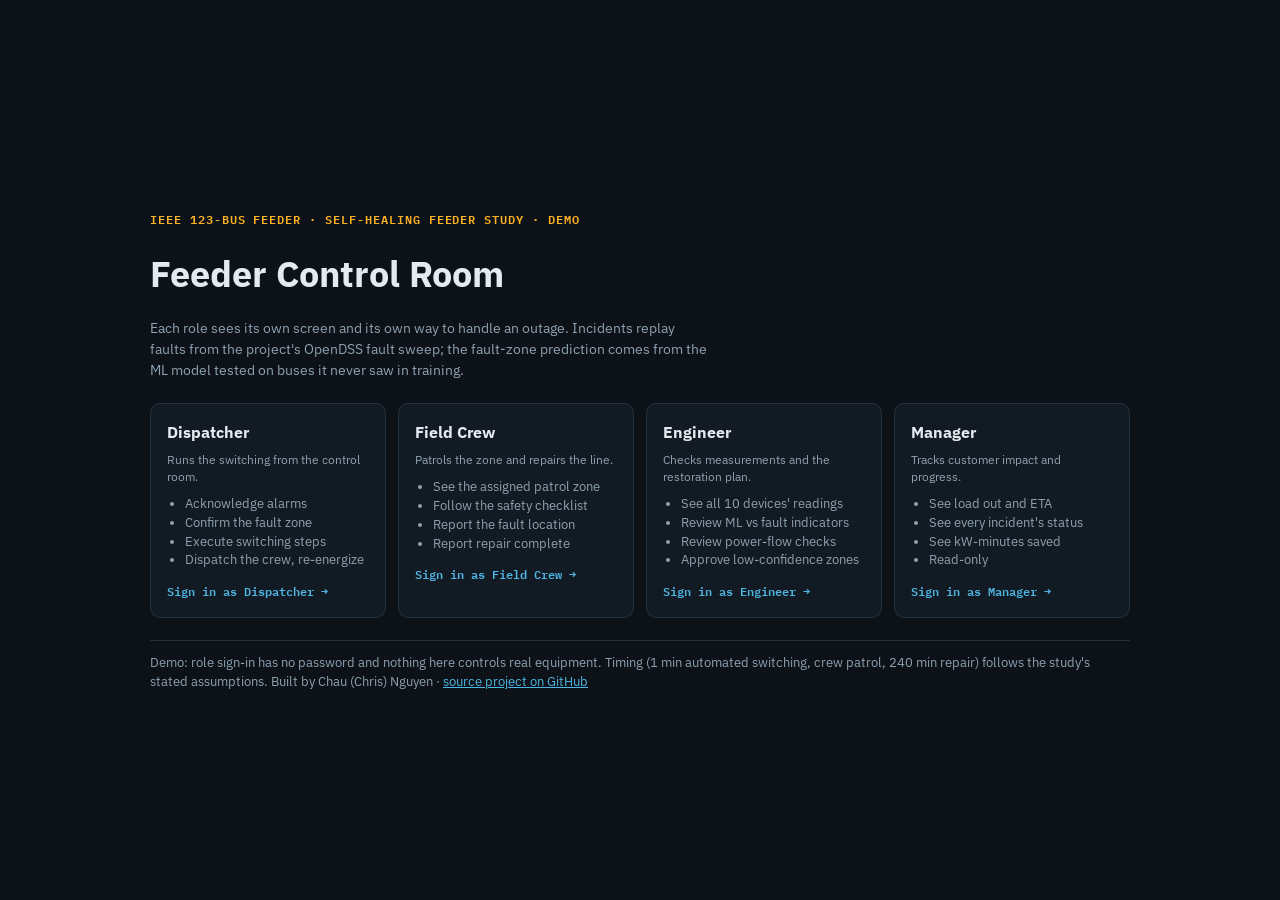
<file: control-room/index.html>
<!DOCTYPE html>
<html lang="en">
<head>
<meta charset="utf-8">
<meta name="viewport" content="width=device-width, initial-scale=1">
<title>Feeder Control Room</title>
<meta name="description" content="Role-based outage control room demo for the IEEE 123-bus self-healing feeder study: dispatcher, field crew, engineer and manager views over simulated faults.">
<link rel="preconnect" href="https://fonts.googleapis.com">
<link rel="preconnect" href="https://fonts.gstatic.com" crossorigin>
<link href="https://fonts.googleapis.com/css2?family=IBM+Plex+Sans:wght@400;500;600;700&family=IBM+Plex+Mono:wght@400;600&display=swap" rel="stylesheet">
<style>
:root{
  /* Utility control-room console: deep slate panels, SCADA conventions (red = closed, green = open),
     amber for alarms. One deliberate dark theme. Layout: incident queue | feeder map | role panel. */
  --bg:#0c1218; --panel:#121b23; --panel2:#17222c; --ink:#e3eaf0; --muted:#8fa1b0; --rule:#24323f;
  --accent:#4fb5e2; --closed:#e5484d; --open:#46a758; --alarm:#ffb224; --dead:#34424f; --good:#46a758; --bad:#e5484d;
  --f:"IBM Plex Sans","Segoe UI",system-ui,sans-serif; --m:"IBM Plex Mono",ui-monospace,Consolas,monospace;
  color-scheme:dark;
}
*{box-sizing:border-box}
html,body{height:100%}
body{margin:0;background:var(--bg);color:var(--ink);font:14px/1.5 var(--f)}
button{font:inherit;color:inherit;cursor:pointer}
:focus-visible{outline:2px solid var(--accent);outline-offset:2px}
@media (prefers-reduced-motion: reduce){*{animation:none!important;transition:none!important}}
.mono{font-family:var(--m)}
.num{font-variant-numeric:tabular-nums}
h1,h2,h3{margin:0;line-height:1.25}

/* sign-in */
#login{min-height:100%;display:grid;place-items:center;padding:32px 16px}
.lg{max-width:980px;width:100%;display:grid;gap:22px}
.lg .k{font:600 12px var(--m);color:var(--alarm);letter-spacing:.08em}
.lg h1{font-size:clamp(26px,4vw,36px);font-weight:700}
.lg p{color:var(--muted);max-width:70ch;margin:0}
.roles{display:grid;grid-template-columns:repeat(auto-fit,minmax(210px,1fr));gap:12px}
.rc{background:var(--panel);border:1px solid var(--rule);border-radius:10px;padding:16px;text-align:left;display:grid;gap:8px;align-content:start}
.rc:hover{border-color:var(--accent)}
.rc b{font-size:16px}
.rc small{color:var(--muted);line-height:1.45}
.rc ul{margin:0;padding-left:18px;color:var(--muted);font-size:12.5px}
.rc .go{font:600 12px var(--m);color:var(--accent);margin-top:4px}
.disc{font-size:12.5px;color:var(--muted);border-top:1px solid var(--rule);padding-top:12px}

/* app */
#app{display:none;height:100%;grid-template-rows:auto 1fr}
header{display:flex;flex-wrap:wrap;gap:10px 16px;align-items:center;justify-content:space-between;padding:10px 16px;border-bottom:1px solid var(--rule);background:var(--panel)}
header .t{display:flex;gap:12px;align-items:baseline;flex-wrap:wrap}
header .t b{font-size:15px}
header .t span{color:var(--muted);font-size:12.5px}
.badge{font:600 12px var(--m);padding:3px 10px;border-radius:999px;border:1px solid var(--accent);color:var(--accent)}
.hb{display:flex;gap:8px;flex-wrap:wrap;align-items:center}
.btn{border:1px solid var(--rule);background:var(--panel2);border-radius:7px;padding:6px 12px;font-size:13px}
.btn:hover{border-color:var(--accent)}
.btn.p{background:var(--accent);border-color:var(--accent);color:#06131b;font-weight:600}
.btn.w{background:var(--alarm);border-color:var(--alarm);color:#1d1300;font-weight:600}
.btn:disabled{opacity:.4;cursor:default}
main{display:grid;grid-template-columns:270px minmax(0,1fr) 380px;min-height:0}
@media (max-width:1180px){main{grid-template-columns:1fr} #app{height:auto} .col{max-height:none!important;border-right:0;border-bottom:1px solid var(--rule)} #panel{order:-1}}
.col{min-height:0;overflow:auto;padding:14px;border-right:1px solid var(--rule)}
.col:last-child{border-right:0}
.sec{font:600 11.5px var(--m);letter-spacing:.07em;color:var(--muted);margin:2px 0 8px}

/* queue */
.q{display:grid;gap:6px}
.qi{border:1px solid var(--rule);background:var(--panel);border-radius:8px;padding:8px 10px;text-align:left;display:grid;gap:3px}
.qi[aria-current="true"]{border-color:var(--accent);background:var(--panel2)}
.qi .r1{display:flex;justify-content:space-between;gap:8px;font-size:13px}
.qi .r2{font-size:12px;color:var(--muted)}
.pill{font:600 11px var(--m);padding:1px 7px;border-radius:999px;white-space:nowrap}
.s-alarm{background:color-mix(in srgb,var(--alarm) 20%,transparent);color:var(--alarm)}
.s-switching,.s-review{background:color-mix(in srgb,var(--accent) 18%,transparent);color:var(--accent)}
.s-crew,.s-awaiting{background:color-mix(in srgb,#b08cff 20%,transparent);color:#c7adff}
.s-repaired{background:color-mix(in srgb,var(--alarm) 14%,transparent);color:#ffd27a}
.s-closed{background:color-mix(in srgb,var(--good) 18%,transparent);color:#7fd18b}

/* map */
.mapwrap{background:var(--panel);border:1px solid var(--rule);border-radius:10px;overflow:auto}
.mapwrap svg{display:block;width:100%;min-width:560px;height:auto}
.edge{fill:none;stroke-linecap:round;transition:stroke .35s,opacity .35s}
.edge.ug{stroke-dasharray:70 45}
.edge.dead{stroke-dasharray:28 34}
.tie-line{stroke:var(--muted);stroke-width:14;stroke-dasharray:40 40;fill:none}
.tie-line.closed{stroke:var(--ink);stroke-width:26;stroke-dasharray:none}
.dev rect,.tie circle{stroke:#0c1218;stroke-width:16;transition:fill .3s}
.dlabel{font:600 100px var(--f);fill:var(--ink);paint-order:stroke;stroke:var(--panel);stroke-width:26px}
.zlabel{font:700 124px var(--f);paint-order:stroke;stroke:var(--panel);stroke-width:30px;transition:opacity .35s}
.zlabel tspan{font:500 96px var(--f)}
.load{fill:var(--ink);opacity:.45}
.boltg{display:none}.boltg.on{display:inline}
.bolt{fill:var(--alarm);stroke:#0c1218;stroke-width:12}
.ring{fill:none;stroke:var(--alarm);stroke-width:22;animation:pulse 1.6s ease-out infinite;transform-box:fill-box;transform-origin:center}
@keyframes pulse{0%{opacity:.9;transform:scale(.5)}100%{opacity:0;transform:scale(1.5)}}
.zring{fill:none;stroke:var(--accent);stroke-width:18;stroke-dasharray:50 30}
.legend{display:flex;flex-wrap:wrap;gap:4px 14px;font-size:12px;color:var(--muted);margin-top:8px}
.legend i{display:inline-block;width:10px;height:10px;border-radius:2px;margin-right:5px;vertical-align:-1px}
.stage{display:flex;flex-wrap:wrap;gap:6px;margin:12px 0 4px}
.stage span{font:600 11px var(--m);padding:3px 8px;border-radius:5px;background:var(--panel);border:1px solid var(--rule);color:var(--muted)}
.stage span.on{border-color:var(--accent);color:var(--accent)}
.stage span.done{color:var(--good);border-color:color-mix(in srgb,var(--good) 40%,transparent)}
.log{font:12px/1.55 var(--m);color:var(--muted);background:var(--panel);border:1px solid var(--rule);border-radius:8px;padding:8px 10px;max-height:190px;overflow:auto;margin-top:10px}
.log b{color:var(--ink);font-weight:600}

/* role panel */
.card{background:var(--panel);border:1px solid var(--rule);border-radius:10px;padding:12px;margin-bottom:12px;display:grid;gap:8px}
.card h3{font-size:14px}
.card .hint{font-size:12.5px;color:var(--muted)}
.how{border-left:3px solid var(--accent);padding-left:10px;font-size:12.5px;color:var(--muted)}
.how b{color:var(--ink)}
.alarm{border-color:color-mix(in srgb,var(--alarm) 60%,transparent);background:color-mix(in srgb,var(--alarm) 8%,var(--panel))}
.bars{display:grid;gap:5px}
.bar{display:grid;grid-template-columns:52px 1fr 54px;gap:8px;align-items:center;font-size:12.5px}
.bar .tr{height:10px;background:var(--panel2);border-radius:3px;overflow:hidden}
.bar .tr i{display:block;height:100%;background:var(--accent)}
.steps{list-style:none;margin:0;padding:0;display:grid;gap:6px}
.steps li{display:grid;grid-template-columns:20px 1fr auto;gap:8px;align-items:start;font-size:12.5px;background:var(--panel2);border-radius:6px;padding:7px 8px}
.steps li .k{font:600 11px var(--m);color:var(--muted)}
.steps li.done{opacity:.6}
.steps li.done .k{color:var(--good)}
.chk{display:grid;gap:6px}
.chk label{display:grid;grid-template-columns:18px 1fr;gap:8px;font-size:12.5px;background:var(--panel2);border-radius:6px;padding:7px 8px;cursor:pointer}
.chk input{accent-color:var(--good);margin:2px 0 0}
.chk label.lock{opacity:.45;cursor:not-allowed}
table{border-collapse:collapse;width:100%;font-size:12px}
th,td{padding:4px 6px;border-bottom:1px solid var(--rule);text-align:right;font-variant-numeric:tabular-nums}
th{font:600 10.5px var(--m);color:var(--muted)}
th:first-child,td:first-child{text-align:left}
tr.flag td{color:var(--alarm)}
.kpis{display:grid;grid-template-columns:repeat(2,1fr);gap:8px}
.kpi{background:var(--panel2);border-radius:8px;padding:9px 10px;font-size:12px;color:var(--muted)}
.kpi b{display:block;font-size:20px;color:var(--ink);font-variant-numeric:tabular-nums}
.note{font-size:12px;color:var(--muted)}
.lockmsg{font-size:12.5px;color:var(--muted);background:var(--panel2);border-radius:6px;padding:8px 10px}
.ok{color:var(--good)} .warn{color:var(--alarm)} .err{color:var(--bad)}
</style>
</head>
<body>

<section id="login" aria-label="Choose a role">
  <div class="lg">
    <div class="k">IEEE 123-BUS FEEDER · SELF-HEALING FEEDER STUDY · DEMO</div>
    <h1>Feeder Control Room</h1>
    <p>Each role sees its own screen and its own way to handle an outage. Incidents replay faults from the project's OpenDSS fault sweep; the fault-zone prediction comes from the ML model tested on buses it never saw in training.</p>
    <div class="roles" id="role-cards"></div>
    <div class="disc">Demo: role sign-in has no password and nothing here controls real equipment. Timing (1 min automated switching, crew patrol, 240 min repair) follows the study's stated assumptions. Built by Chau (Chris) Nguyen · <a href="https://github.com/chau1912550/self-healing-feeder" style="color:var(--accent)">source project on GitHub</a></div>
  </div>
</section>

<div id="app">
  <header>
    <div class="t"><b>Feeder Control Room</b><span>IEEE 123-bus · 4.16 kV · simulated incidents</span></div>
    <div class="hb">
      <span class="badge" id="role-badge"></span>
      <button class="btn w" id="new-fault">Replay next fault</button>
      <button class="btn" id="reset">Reset demo</button>
      <button class="btn" id="switch-role">Switch role</button>
    </div>
  </header>
  <main>
    <div class="col" style="max-height:calc(100vh - 58px)">
      <div class="sec">INCIDENT QUEUE</div>
      <div class="q" id="queue"></div>
      <p class="note" style="margin-top:12px" id="queue-note"></p>
    </div>
    <div class="col" style="max-height:calc(100vh - 58px)">
      <div class="sec" id="map-title">FEEDER</div>
      <div class="mapwrap" id="map"></div>
      <div class="legend">
        <span><i style="background:var(--closed)"></i>closed device</span>
        <span><i style="background:var(--open)"></i>open device</span>
        <span><i style="background:var(--dead)"></i>de-energized line</span>
        <span><i style="background:var(--alarm)"></i>fault location (shown after the crew finds it)</span>
        <span><i style="background:transparent;border:2px dashed var(--accent)"></i>zone the ML model points to</span>
      </div>
      <div class="stage" id="stage"></div>
      <div class="log" id="log" aria-live="polite"></div>
    </div>
    <div class="col" style="max-height:calc(100vh - 58px)" id="panel"></div>
  </main>
</div>

<script>
(function(){
"use strict";
const ROLES = {
  dispatcher: {name:"Dispatcher", blurb:"Runs the switching from the control room.", can:["Acknowledge alarms","Confirm the fault zone","Execute switching steps","Dispatch the crew, re-energize"]},
  crew: {name:"Field Crew", blurb:"Patrols the zone and repairs the line.", can:["See the assigned patrol zone","Follow the safety checklist","Report the fault location","Report repair complete"]},
  engineer: {name:"Engineer", blurb:"Checks measurements and the restoration plan.", can:["See all 10 devices' readings","Review ML vs fault indicators","Review power-flow checks","Approve low-confidence zones"]},
  manager: {name:"Manager", blurb:"Tracks customer impact and progress.", can:["See load out and ETA","See every incident's status","See kW-minutes saved","Read-only"]}
};
const STATUS = {alarm:"ALARM", review:"ENG REVIEW", switching:"SWITCHING", awaiting:"AWAIT CREW", crew:"CREW ON SITE", repaired:"REPAIRED", closed:"CLOSED"};
const CHECKS = [
  ["clearance","Receive the clearance from the dispatcher for the isolated section."],
  ["tags","Verify every isolation point is open and tagged."],
  ["test","Test for absence of voltage on all phases."],
  ["ground","Install grounds on both sides of the work: ground end first, line end second (OSHA 1910.269)."],
  ["patrol","Patrol the zone and locate the fault."],
  ["repair","Repair, remove grounds line end first, release tags and return the clearance."]
];
const $ = id => document.getElementById(id);
const store = {
  get(k,d){ try{ const v = localStorage.getItem("fcr:"+k); return v == null ? d : JSON.parse(v); }catch(e){ return d; } },
  set(k,v){ try{ localStorage.setItem("fcr:"+k, JSON.stringify(v)); }catch(e){} }
};
const fmt = n => Number(n).toLocaleString("en-US");
const pct = v => (v*100).toFixed(1) + "%";
let D, G, ZONES, ZC, ZI, PARENT, REST, LEN = {};

/* role cards */
$("role-cards").innerHTML = Object.entries(ROLES).map(([k, r]) =>
  `<button class="rc" data-role="${k}"><b>${r.name}</b><small>${r.blurb}</small><ul>${r.can.map(c => `<li>${c}</li>`).join("")}</ul><span class="go">Sign in as ${r.name} →</span></button>`).join("");

fetch("data.json").then(r => r.json()).then(init).catch(() => {
  $("role-cards").insertAdjacentHTML("afterend", `<p class="err">Could not load data.json.</p>`);
});

function init(data){
  D = data; G = D.geo;
  ZONES = G.zones.map(z => z.name);
  ZC = Object.fromEntries(G.zones.map(z => [z.name, z.color]));
  ZI = Object.fromEntries(D.zones.map(z => [z.zone, z]));
  PARENT = Object.fromEntries(D.zones.map(z => [z.zone, z.parent_zone || null]));
  REST = Object.fromEntries(D.restoration.map(r => [r.fault_zone, r]));
  ZONES.forEach(z => LEN[z] = +ZI[z].line_kft);
  document.querySelectorAll(".rc").forEach(b => b.addEventListener("click", () => signIn(b.dataset.role)));
  const saved = store.get("role", null);
  if(saved && ROLES[saved]) signIn(saved);
}

/* ------------- zone tree + restoration steps ------------- */
const children = z => ZONES.filter(c => PARENT[c] === z);
function downstream(z){ const o = [], s = [...children(z)]; while(s.length){ const c = s.pop(); o.push(c); s.push(...children(c)); } return o; }
function deviceOpen(zf, live, sw1Open){
  const iso = new Set([zf, ...children(zf)]), open = new Set(iso);
  if(sw1Open) open.add("Sw1");
  ZONES.forEach(z => { if(z === "Sw1" || iso.has(z)) return; if(live.has(z) !== live.has(PARENT[z])) open.add(z); });
  return open;
}
/* steps[0] = lockout; then isolate, re-close, ties; last = restored state awaiting repair */
function planSteps(zf){
  const L = D.orders[zf], ch = children(zf);
  const dark0 = new Set(ch.flatMap(c => [c, ...downstream(c)]));
  const S = [];
  S.push({label:"Sw1 lockout", text:L[0], live:new Set(), open:new Set(["Sw1"]), ties:new Set()});
  S.push({label:"Isolate", text:L[1], live:new Set(), open:new Set([zf, ...ch, "Sw1"]), ties:new Set()});
  let live = new Set();
  if(zf !== "Sw1"){
    live = new Set(ZONES.filter(z => z !== zf && !dark0.has(z)));
    S.push({label:"Re-close Sw1", text:L.find(l => l.startsWith("Re-close")), live:new Set(live), open:deviceOpen(zf, live, false), ties:new Set()});
  }
  const ties = new Set();
  L.filter(l => l.startsWith("Close tie")).forEach(l => {
    const m = l.match(/Close tie (\S+) \(from (.+?)\): zones (.+?) restored/);
    if(!m) return;
    ties.add(m[1]); m[3].split(", ").forEach(z => live.add(z));
    S.push({label:"Close " + m[1], text:l, live:new Set(live), open:deviceOpen(zf, live, zf === "Sw1"), ties:new Set(ties)});
  });
  return S;
}
const kwOf = set => ZONES.filter(z => !set.has(z)).reduce((s, z) => s + (+ZI[z].kW), 0);
const lpOf = set => ZONES.filter(z => !set.has(z)).reduce((s, z) => s + (+ZI[z].load_points), 0);

/* ------------- incident state ------------- */
let S = store.get("state", null);
function freshState(){
  const st = {next:0, items:[], sel:null};
  // three closed incidents as history, one live alarm
  for(let i = 0; i < 3; i++) closeInstantly(st, spawn(st, -((3 - i) * 400)));
  spawn(st, 0);
  return st;
}
function spawn(st, t0){
  const src = D.incidents[st.next % D.incidents.length]; st.next++;
  const it = {id:src.id, k:D.incidents.indexOf(src), t0, t:t0, stage:"alarm", zone:null, step:0, checks:{}, approved:false,
              found:false, kwmin:0, log:[]};
  addLog(it, "system", `Sw1 recloser tripped, re-closed and locked out. Feeder de-energized (${fmt(D.metrics.total_kw)} kW).`);
  st.items.unshift(it); st.sel = it.id;
  return it;
}
function closeInstantly(st, it){
  const src = D.incidents[it.k];
  it.zone = src.zone; it.found = true; it.stage = "closed";
  const r = REST[src.zone];
  it.kwmin = +r.kWmin_automated; it.t = it.t0 + D.metrics.timing_min.repair + 60;
  addLog(it, "system", `Closed. Fault was in zone ${src.zone} (${src.ftype}, ${src.r_ohm} Ω).`);
}
function addLog(it, role, text){ it.log.push({t: Math.round(it.t - it.t0), role, text}); }
function advance(it, minutes){
  const live = currentLive(it);
  it.kwmin += kwOf(live) * minutes;
  it.t += minutes;
}
function save(){ store.set("state", S); }
const cur = () => S.items.find(i => i.id === S.sel) || S.items[0];
const src = it => D.incidents[it.k];
function currentLive(it){
  if(it.stage === "closed") return new Set(ZONES);
  if(it.stage === "alarm" || it.stage === "review" || !it.zone) return new Set();
  const st = planSteps(it.zone);
  return st[Math.min(it.step, st.length - 1)].live;
}

/* ------------- map ------------- */
const NS = "http://www.w3.org/2000/svg";
function el(t, a, p){ const e = document.createElementNS(NS, t); for(const k in a) e.setAttribute(k, a[k]); if(p) p.appendChild(e); return e; }
const YF = 4300;
let MAP = null;
function buildMap(){
  const P = b => { const c = G.buses[b]; return c ? [c[0], YF - c[1]] : null; };
  const SRC = [G.source[1] - 40, YF - G.source[2]], FDR2 = [5960, YF - 2100];
  const PB = b => P(b) || P(String(b).replace(/[rs]$/, "")) || SRC;
  const REP = {};
  ZONES.forEach(z => {
    const bs = Object.keys(G.bus_zone).filter(b => G.bus_zone[b] === z && G.buses[b]);
    const cx = bs.reduce((s, b) => s + G.buses[b][0], 0) / bs.length, cy = bs.reduce((s, b) => s + G.buses[b][1], 0) / bs.length;
    let best = bs[0], bd = Infinity;
    bs.forEach(b => { const d = (G.buses[b][0] - cx) ** 2 + (G.buses[b][1] - cy) ** 2; if(d < bd){ bd = d; best = b; } });
    REP[z] = P(best);
  });
  const svg = el("svg", {viewBox:"-160 170 6420 4140", role:"img", "aria-label":"IEEE 123-bus feeder map with switching zones"}, $("map"));
  const gE = el("g", {}, svg), gL = el("g", {}, svg), gT = el("g", {}, svg), gD = el("g", {}, svg), gZ = el("g", {}, svg), gF = el("g", {}, svg);
  const m = {edges:[], devs:[], ties:[], zl:{}, P, REP};
  el("rect", {x:SRC[0]-90, y:SRC[1]-90, width:180, height:180, fill:"#e3eaf0"}, gD);
  el("text", {x:SRC[0]-120, y:SRC[1]+230, class:"dlabel"}, gD).textContent = "Substation";
  G.edges.forEach(([u, v, z, ph, ug]) => {
    const a = PB(u), b = PB(v);
    const ln = el("line", {x1:a[0], y1:a[1], x2:b[0], y2:b[1], "stroke-width": ph === 3 ? 28 : ph === 2 ? 17 : 9, class:"edge" + (ug ? " ug" : "")}, gE);
    ln._z = z; m.edges.push(ln);
  });
  Object.entries(G.loads).forEach(([b, kw]) => { const p = P(b); if(p) el("circle", {cx:p[0], cy:p[1], r:14 + kw * .35, class:"load"}, gL); });
  G.ties.forEach(([name, b1, b2]) => {
    const a = P(b1), b = b2 ? P(b2) : FDR2;
    const line = el("line", {x1:a[0], y1:a[1], x2:b[0], y2:b[1], class:"tie-line"}, gT);
    const mid = name === "Sw9" ? [(a[0]+b[0])/2, a[1]] : name === "Sw8" ? [a[0], (a[1]+b[1])/2] : [(a[0]+b[0])/2, (a[1]+b[1])/2];
    const g = el("g", {class:"tie"}, gD);
    const c = el("circle", {cx:mid[0], cy:mid[1], r:62}, g);
    const t = name === "Sw9" ? el("text", {x:5330, y:mid[1]-170, class:"dlabel", "text-anchor":"middle"}, g)
            : name === "Sw8" ? el("text", {x:mid[0]-95, y:mid[1]+30, class:"dlabel", "text-anchor":"end"}, g)
            : el("text", {x:mid[0]-40, y:mid[1]-100, class:"dlabel"}, g);
    t.textContent = name === "Sw8" ? "Sw8 (1-phase, unused)" : name === "Sw9" ? "Sw9 → adjacent feeder" : "Sw7 tie";
    m.ties.push({name, line, c});
  });
  el("circle", {cx:FDR2[0], cy:FDR2[1], r:110, fill:"var(--panel)", stroke:"#e3eaf0", "stroke-width":16}, gD);
  el("path", {d:`M${FDR2[0]-60},${FDR2[1]} q30,-55 60,0 t60,0`, fill:"none", stroke:"#e3eaf0", "stroke-width":14}, gD);
  G.devices.forEach(([name, kind, x, y]) => {
    const X = x, Y = YF - y, g = el("g", {class:"dev"}, gD);
    const s = kind === "added" ? el("rect", {x:X-52, y:Y-52, width:104, height:104, transform:`rotate(45 ${X} ${Y})`}, g)
                               : el("rect", {x:X-60, y:Y-60, width:120, height:120}, g);
    el("text", {x:X+90, y:Y-60, class:"dlabel"}, g).textContent = name;
    m.devs.push({name, s});
  });
  G.zones.forEach(z => {
    const t = el("text", {x:z.label[0], y:YF - z.label[1], class:"zlabel", fill:z.color, "text-anchor":"middle"}, gZ);
    t.innerHTML = `${z.name}<tspan x="${z.label[0]}" dy="115">${fmt(+ZI[z.name].kW)} kW</tspan>`;
    m.zl[z.name] = t;
  });
  m.ring = el("circle", {cx:0, cy:0, r:420, class:"zring", style:"display:none"}, gF);
  const fg = el("g", {class:"boltg"}, gF);
  el("circle", {cx:0, cy:0, r:150, class:"ring"}, fg);
  el("path", {d:"M40,-170 L-80,20 L5,20 L-45,170 L90,-30 L5,-30 Z", class:"bolt"}, fg);
  m.bolt = fg;
  return m;
}
function renderMap(it){
  const s = src(it);
  let live = new Set(ZONES), open = new Set(), ties = new Set();
  if(it.stage !== "closed"){
    if(it.stage === "alarm" || it.stage === "review" || !it.zone){ live = new Set(); open = new Set(["Sw1"]); }
    else { const st = planSteps(it.zone)[Math.min(it.step, planSteps(it.zone).length - 1)]; live = st.live; open = st.open; ties = st.ties; }
  }
  MAP.edges.forEach(ln => { const z = ln._z, on = !z || live.has(z); ln.style.stroke = !z ? "#e3eaf0" : on ? ZC[z] : "var(--dead)"; ln.classList.toggle("dead", !on); });
  Object.entries(MAP.zl).forEach(([z, t]) => t.style.opacity = live.has(z) ? 1 : .5);
  MAP.devs.forEach(d => d.s.style.fill = open.has(d.name) ? "var(--open)" : "var(--closed)");
  MAP.ties.forEach(t => { const c = ties.has(t.name); t.c.style.fill = c ? "var(--closed)" : "var(--open)"; t.line.classList.toggle("closed", c); });
  const showFault = it.found && it.stage !== "closed";
  if(showFault){ const p = MAP.P(s.bus) || MAP.REP[s.zone]; MAP.bolt.setAttribute("transform", `translate(${p[0]},${p[1]})`); MAP.bolt.classList.add("on"); }
  else MAP.bolt.classList.remove("on");
  const pz = it.zone || s.ml_top[0].zone;
  if(it.stage !== "closed" && !it.found){ const p = MAP.REP[pz]; MAP.ring.setAttribute("cx", p[0]); MAP.ring.setAttribute("cy", p[1]); MAP.ring.style.display = ""; }
  else MAP.ring.style.display = "none";
}

/* ------------- rendering ------------- */
let role = null;
function signIn(r){
  role = r; store.set("role", r);
  if(!S) S = freshState();
  $("login").style.display = "none"; $("app").style.display = "grid";
  $("role-badge").textContent = "Signed in: " + ROLES[r].name;
  if(!MAP) MAP = buildMap();
  render();
}
$("switch-role").addEventListener("click", () => { store.set("role", null); $("app").style.display = "none"; $("login").style.display = "grid"; });
$("reset").addEventListener("click", () => { S = freshState(); save(); render(); });
$("new-fault").addEventListener("click", () => {
  const t0 = Math.max(...S.items.map(i => i.t)) + 30;
  spawn(S, t0); save(); render();
});

function render(){
  const it = cur(), s = src(it);
  // queue
  $("queue").innerHTML = S.items.map(i => {
    const x = src(i), z = i.zone || x.ml_top[0].zone;
    return `<button class="qi" data-id="${i.id}" aria-current="${i.id === it.id}">
      <span class="r1"><b>${i.id}</b><span class="pill s-${i.stage}">${STATUS[i.stage]}</span></span>
      <span class="r2">${i.stage === "closed" ? `Zone ${i.zone} · ${x.ftype} · closed` : i.zone ? `Zone ${i.zone} · T+${Math.round(i.t - i.t0)} min` : `ML suggests ${z} (${pct(x.ml_top[0].p)})`}</span>
    </button>`;
  }).join("");
  $("queue").querySelectorAll(".qi").forEach(b => b.addEventListener("click", () => { S.sel = b.dataset.id; save(); render(); }));
  $("queue-note").textContent = `Replaying ${D.incidents.length} simulated faults (4 per zone). ${D.note}`;
  // map + stage + log
  $("map-title").textContent = `FEEDER · ${it.id}`;
  renderMap(it);
  const stages = ["alarm","review","switching","awaiting","crew","repaired","closed"];
  const at = stages.indexOf(it.stage);
  $("stage").innerHTML = stages.filter(x => x !== "review" || it.stage === "review" || it.approved)
    .map(x => `<span class="${x === it.stage ? "on" : stages.indexOf(x) < at ? "done" : ""}">${STATUS[x]}</span>`).join("");
  $("log").innerHTML = it.log.slice().reverse().map(l => `T+${l.t}m · <b>${l.role}</b> · ${l.text}`).join("<br>");
  // panel
  const P = {dispatcher, crew, engineer, manager}[role];
  $("panel").innerHTML = P(it, s);
  wire(it, s);
}

const bars = top => `<div class="bars">${top.map(t => `<div class="bar"><span class="mono">${t.zone}</span><span class="tr"><i style="width:${(t.p*100).toFixed(1)}%"></i></span><span class="mono num">${pct(t.p)}</span></div>`).join("")}</div>`;
const lock = msg => `<div class="lockmsg">${msg}</div>`;

/* ---- Dispatcher ---- */
function dispatcher(it, s){
  const top = s.ml_top[0], low = top.p < 0.9;
  let h = `<div class="sec">DISPATCHER</div>`;
  if(it.stage === "closed") return h + `<div class="card"><h3>${it.id} closed</h3><p class="hint">Normal configuration restored. Pick an open incident in the queue or replay the next fault.</p></div>` + howDispatcher();
  h += `<div class="card alarm"><h3>Sw1 recloser lockout</h3><p class="hint">The feeder-head recloser tripped, re-closed and locked out, so the fault is permanent. The whole feeder is dark: ${fmt(D.metrics.total_kw)} kW.</p></div>`;
  h += `<div class="card"><h3>Fault zone</h3><p class="hint">ML model (from the 10 devices' event records):</p>${bars(s.ml_top)}
        <p class="hint">Fault indicators: ${s.fpi === "none" ? `<span class="warn">no device flagged</span>` : `zone ${s.fpi}`}</p>`;
  if(it.stage === "alarm"){
    h += low
      ? `<p class="warn" style="font-size:12.5px;margin:0">Confidence ${pct(top.p)} is below 0.90. Send to the engineer before switching.</p><button class="btn w" data-act="review">Request engineer review</button>`
      : `<button class="btn p" data-act="confirm">Confirm zone ${top.zone} and build switching plan</button>`;
  } else if(it.stage === "review"){
    h += lock("Waiting for the engineer to confirm the zone.");
  } else {
    h += `<p class="hint">Confirmed zone: <b class="mono">${it.zone}</b>${it.approved ? " (engineer approved)" : ""}</p>`;
  }
  h += `</div>`;
  if(it.zone){
    const st = planSteps(it.zone);
    h += `<div class="card"><h3>Switching sequence · zone ${it.zone}</h3><ol class="steps">${st.map((x, i) => {
      const done = i <= it.step, next = i === it.step + 1 && it.stage === "switching";
      return `<li class="${done ? "done" : ""}"><span class="k">${done ? "✓" : i + 1}</span><span>${x.text}</span>${next ? `<button class="btn p" data-act="step">Execute</button>` : ""}</li>`;
    }).join("")}</ol>`;
    const rest = REST[it.zone];
    if(it.stage === "switching" && it.step === st.length - 1){
      h += `<p class="hint">${rest.unserved_healthy !== "-" ? `Still dark until repair: ${rest.unserved_healthy.split(" ").join(", ")}.` : "Every healthy zone has power."} Faulted zone ${it.zone} waits for the crew.</p>
            <button class="btn p" data-act="dispatch">Dispatch crew to zone ${it.zone}</button>`;
    }
    h += `</div>`;
  }
  if(it.stage === "awaiting" || it.stage === "crew") h += `<div class="card"><h3>Crew</h3>${lock(it.stage === "awaiting" ? "Crew dispatched. Waiting for them to take the clearance." : "Crew on site, working under clearance. Do not operate devices in the isolated section.")}</div>`;
  if(it.stage === "repaired") h += `<div class="card"><h3>Repair complete</h3><p class="hint">Crew removed grounds and returned the clearance. Close the isolation points, open the ties and return to normal configuration. Expect cold-load inrush.</p><button class="btn p" data-act="reenergize">Re-energize and close incident</button></div>`;
  return h + howDispatcher();
}
const howDispatcher = () => `<div class="card"><h3>How to handle</h3><div class="how">
  <b>1.</b> Acknowledge the lockout. <b>2.</b> Confirm the ML zone if confidence ≥ 0.90, otherwise get an engineer review. <b>3.</b> Execute the switching sequence in order: every tie closure in it already passed a power flow (0.95–1.05 pu, no line above 125% rating, still radial). <b>4.</b> Dispatch the crew to the confirmed zone. <b>5.</b> After the crew returns the clearance, re-energize section by section.</div></div>`;

/* ---- Field crew ---- */
function crew(it, s){
  let h = `<div class="sec">FIELD CREW</div>`;
  if(it.stage === "alarm" || it.stage === "review" || it.stage === "switching")
    return h + `<div class="card"><h3>${it.id}</h3>${lock("Not dispatched yet. The dispatcher is isolating the faulted zone.")}</div>` + howCrew();
  if(it.stage === "closed") return h + `<div class="card"><h3>${it.id} closed</h3><p class="hint">Work complete. Fault was at bus ${s.bus} (${s.ftype}).</p></div>` + howCrew();
  const z = it.zone, open = [z, ...children(z)];
  h += `<div class="card"><h3>Assignment · zone ${z}</h3>
        <div class="kpis"><div class="kpi">Patrol length<b>${LEN[z].toFixed(2)} kft</b></div><div class="kpi">Isolation points<b class="mono">${open.join(", ")}</b></div></div>
        <p class="hint">Buses in zone: ${ZI[z].buses}</p></div>`;
  if(it.stage === "repaired") return h + `<div class="card"><h3>Reported</h3>${lock("Repair reported. The dispatcher re-energizes the section.")}</div>` + howCrew();
  const wrong = z !== s.zone;
  h += `<div class="card"><h3>Safety checklist</h3><div class="chk">${CHECKS.map(([k, t], i) => {
    const prev = i === 0 || it.checks[CHECKS[i-1][0]], done = !!it.checks[k];
    const blocked = k === "repair" && wrong;
    return `<label class="${!prev || blocked ? "lock" : ""}"><input type="checkbox" data-chk="${k}" ${done ? "checked" : ""} ${!prev || done || blocked ? "disabled" : ""}><span>${t}</span></label>`;
  }).join("")}</div>`;
  if(it.checks.patrol){
    h += wrong
      ? `<p class="err" style="font-size:12.5px;margin:0">Patrolled all of zone ${z}: no fault found. Fault located at bus ${s.bus}, zone ${s.zone}.</p><button class="btn w" data-act="wrongzone">Report fault in zone ${s.zone} to dispatcher</button>`
      : `<p class="ok" style="font-size:12.5px;margin:0">Fault found at bus ${s.bus}: ${s.ftype} on phase ${s.phases.split("").map(p => "ABC"[+p-1]).join("")}, about ${s.r_ohm} Ω to ground${s.ftype === "SLG" && s.r_ohm >= 100 ? " (high-impedance: often a tree or a conductor on dry ground)" : ""}.</p>`;
  }
  if(it.checks.repair) h += `<button class="btn p" data-act="repaired">Report repair complete</button>`;
  return h + `</div>` + howCrew();
}
const howCrew = () => `<div class="card"><h3>How to handle</h3><div class="how">Treat every conductor as energized until tested. Work only inside the clearance the dispatcher gave you. Ground both sides of the work so your body is never the path between two voltages. A downed line can be back-fed by a customer's generator. Remove grounds in reverse order before you report.</div></div>`;

/* ---- Engineer ---- */
function engineer(it, s){
  let h = `<div class="sec">ENGINEER</div>`;
  const top = s.ml_top[0];
  h += `<div class="card ${it.stage === "review" ? "alarm" : ""}"><h3>Fault location · ${it.id}</h3>${bars(s.ml_top)}
        <p class="hint">Fault indicators: ${s.fpi === "none" ? `<span class="warn">no device crossed its pickup</span>` : `deepest flagged device ${s.fpi}`} · flagged: ${s.fpi_flagged.length ? s.fpi_flagged.join(", ") : "none"}</p>`;
  if(it.stage === "review"){
    h += `<p class="warn" style="font-size:12.5px;margin:0">Confidence ${pct(top.p)} is below 0.90. Pick the zone to isolate:</p><div class="hb">${s.ml_top.map(t => `<button class="btn ${t === top ? "p" : ""}" data-act="approve" data-zone="${t.zone}">${t.zone}</button>`).join("")}</div>`;
  } else if(it.stage === "alarm") {
    h += `<p class="hint">${top.p >= .9 ? "Confidence is high; the dispatcher can confirm without review." : "Low confidence. The dispatcher must send it for review."}</p>`;
  }
  h += `</div>`;
  const rows = Object.entries(s.meas).map(([d, m]) => {
    const imax = Math.max(m.Ia, m.Ib, m.Ic), dmax = Math.max(m.dIa, m.dIb, m.dIc), vmin = Math.min(m.Va, m.Vb, m.Vc);
    return `<tr class="${s.fpi_flagged.includes(d) ? "flag" : ""}"><td class="mono">${d}</td><td>${fmt(Math.round(imax))}</td><td>${fmt(Math.round(dmax))}</td><td>${(3*m.I0).toFixed(0)}</td><td>${vmin.toFixed(3)}</td><td>${fmt(Math.round(D.pickups[d][0]))}/${fmt(Math.round(D.pickups[d][1]))}</td></tr>`;
  }).join("");
  h += `<div class="card"><h3>Device event records</h3><div style="overflow:auto"><table><thead><tr><th>Device</th><th>I max A</th><th>ΔI max A</th><th>3I0 A</th><th>V min pu</th><th>Pickup ph/gnd</th></tr></thead><tbody>${rows}</tbody></table></div>
        <p class="hint">ΔI is the change from the pre-fault record. Amber rows crossed a fault-indicator pickup. A high-impedance ground fault can stay below every pickup while ΔI still shows it.</p></div>`;
  if(it.zone){
    const r = REST[it.zone];
    h += `<div class="card"><h3>Restoration plan · zone ${it.zone}</h3><div class="kpis">
      <div class="kpi">Power-flow checks<b>${r.power_flow_checks}</b></div>
      <div class="kpi">Ties closed<b class="mono">${r.ties_closed}</b></div>
      <div class="kpi">Final V min / max<b>${(+r.final_vmin_pu).toFixed(3)} / ${(+r.final_vmax_pu).toFixed(3)}</b></div>
      <div class="kpi">Radial<b>${r.radial === "True" ? "Yes" : "No"}</b></div>
      <div class="kpi">Restored by tie<b>${fmt(+r.kW_restored_by_tie)} kW</b></div>
      <div class="kpi">Still dark (healthy)<b class="mono" style="font-size:15px">${r.unserved_healthy}</b></div></div>
      <p class="hint">Each candidate closure ran an OpenDSS power flow: converged, 0.95–1.05 pu at every energized node, no line above its 125% emergency rating. Larger pickups that failed were rejected.</p></div>`;
  }
  return h + `<div class="card"><h3>How to handle</h3><div class="how">Compare the ML zone with the indicators and the ΔI pattern: current change should drop sharply past the faulted zone. Below 0.90 confidence, check the top two zones; most model errors land in an adjacent zone. Approve a zone only when the readings support it.</div></div>`;
}

/* ---- Manager ---- */
function manager(it){
  const open = S.items.filter(i => i.stage !== "closed");
  const kwOut = open.reduce((a, i) => a + kwOf(currentLive(i)), 0);
  const lpOut = open.reduce((a, i) => a + lpOf(currentLive(i)), 0);
  let h = `<div class="sec">MANAGER</div><div class="card"><h3>Right now</h3><div class="kpis">
    <div class="kpi">Open incidents<b>${open.length}</b></div>
    <div class="kpi">Load out<b>${fmt(Math.round(kwOut))} kW</b></div>
    <div class="kpi">Load points out<b>${lpOut}</b></div>
    <div class="kpi">Feeder load<b>${fmt(D.metrics.total_kw)} kW</b></div></div></div>`;
  h += `<div class="card"><h3>Incidents</h3><div style="overflow:auto"><table><thead><tr><th>ID</th><th>Status</th><th>Zone</th><th>kW-min so far</th><th>Manual est.</th></tr></thead><tbody>${
    S.items.map(i => `<tr><td class="mono">${i.id}</td><td><span class="pill s-${i.stage}">${STATUS[i.stage]}</span></td><td class="mono">${i.zone || "?"}</td><td>${fmt(Math.round(i.kwmin))}</td><td>${i.zone ? fmt(+REST[i.zone].kWmin_conventional) : "-"}</td></tr>`).join("")
  }</tbody></table></div><p class="hint">Manual estimate assumes 90 min to patrol and switch by hand, plus 240 min repair, for every dark zone.</p></div>`;
  h += `<div class="card"><h3>Study results behind this console</h3><div class="kpis">
    <div class="kpi">ML zone accuracy<b>${pct(D.metrics.ml_acc)}</b>vs ${pct(D.metrics.fpi_acc)} indicators</div>
    <div class="kpi">Average patrol<b>${D.metrics.patrol_kft.ml_full.toFixed(1)} kft</b>vs ${D.metrics.patrol_kft.no_location.toFixed(1)} with no location</div>
    <div class="kpi">kW-minutes saved<b>${D.metrics.kwmin_reduction_pct}%</b>weighted by line length</div>
    <div class="kpi">Fault cases<b>11,448</b>simulated</div></div></div>`;
  return h + `<div class="card"><h3>How to handle</h3><div class="how">Watch load out and the incidents still open. Escalate if a zone stays dark past the repair estimate, if the ML confidence was low, or if several incidents overlap. Read-only role: switching stays with the dispatcher.</div></div>`;
}

/* ------------- actions (role-gated) ------------- */
function wire(it, s){
  $("panel").querySelectorAll("[data-act]").forEach(b => b.addEventListener("click", () => act(b.dataset.act, it, s, b.dataset.zone)));
  $("panel").querySelectorAll("[data-chk]").forEach(c => c.addEventListener("change", () => {
    const k = c.dataset.chk; if(role !== "crew") return;
    const mins = {clearance:2, tags:5, test:5, ground:10, patrol:Math.max(5, Math.round(LEN[it.zone]*6)), repair:D.metrics.timing_min.repair}[k];
    if(it.stage === "awaiting"){ it.stage = "crew"; addLog(it, "Field Crew", "Arrived and took the clearance."); }
    advance(it, mins); it.checks[k] = true;
    if(k === "patrol"){ if(it.zone === s.zone) it.found = true; addLog(it, "Field Crew", it.zone === s.zone ? `Fault found at bus ${s.bus}.` : `No fault in zone ${it.zone}.`); }
    else addLog(it, "Field Crew", CHECKS.find(x => x[0] === k)[1]);
    save(); render();
  }));
}
function act(a, it, s, zone){
  const R = ROLES[role].name;
  if(a === "confirm" && role === "dispatcher"){ it.zone = s.ml_top[0].zone; it.stage = "switching"; it.step = 0; advance(it, .2); addLog(it, R, `Confirmed zone ${it.zone} (ML ${pct(s.ml_top[0].p)}).`); }
  if(a === "review" && role === "dispatcher"){ it.stage = "review"; advance(it, .2); addLog(it, R, "Sent to engineer review (confidence below 0.90)."); }
  if(a === "approve" && role === "engineer"){ it.zone = zone; it.approved = true; it.stage = "switching"; it.step = 0; advance(it, 3); addLog(it, R, `Approved zone ${zone} from the readings.`); }
  if(a === "step" && role === "dispatcher"){ it.step++; advance(it, .2); addLog(it, R, planSteps(it.zone)[it.step].text); }
  if(a === "dispatch" && role === "dispatcher"){ it.stage = "awaiting"; advance(it, 30); addLog(it, R, `Crew dispatched to zone ${it.zone}.`); }
  if(a === "wrongzone" && role === "crew"){
    const wasLive = currentLive(it).has(s.zone);
    addLog(it, R, `Fault is in zone ${s.zone}, not ${it.zone}. Clearance returned.`);
    if(wasLive) addLog(it, "system", `The first plan re-energized zone ${s.zone}, which still holds the fault. Sw1 opens again before re-isolating.`); it.zone = s.zone; it.found = true; it.checks = {}; it.stage = "switching"; it.step = 0; advance(it, 5); }
  if(a === "repaired" && role === "crew"){ it.stage = "repaired"; addLog(it, R, "Repair complete, grounds removed, clearance returned."); }
  if(a === "reenergize" && role === "dispatcher"){ advance(it, 2); it.stage = "closed"; addLog(it, R, "Closed isolation points, opened ties, normal configuration restored."); }
  save(); render();
}
})();
</script>
</body>
</html>
</file>
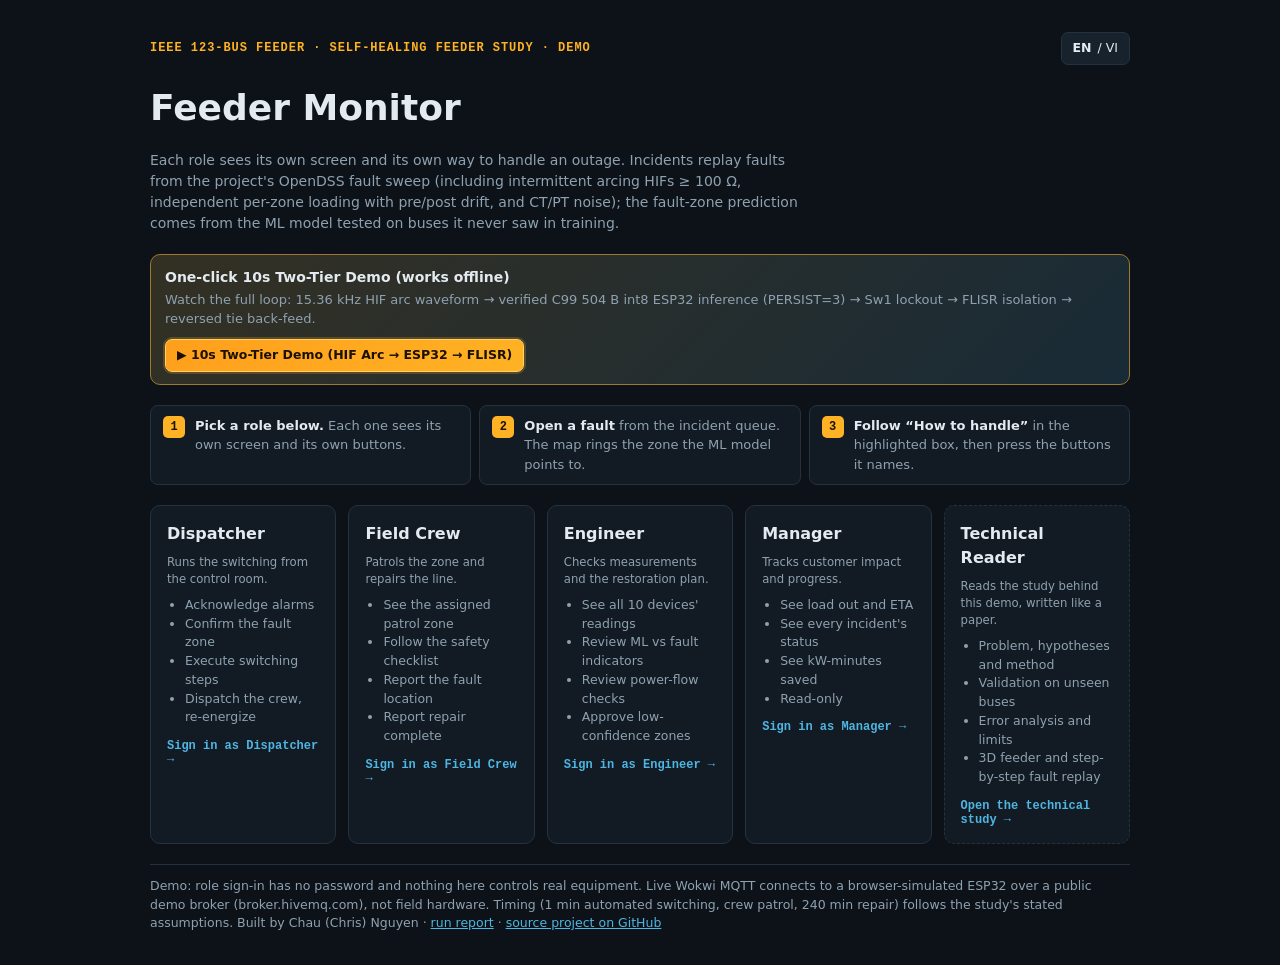
<file: docs/control-room/index.html>
<!doctype html>
<meta charset="utf-8">
<title>Moved to Monitor</title>
<meta http-equiv="refresh" content="0; url=../monitor/">
<link rel="canonical" href="../monitor/">
<p>This page moved to <a href="../monitor/">Monitor</a>.</p>
</file>
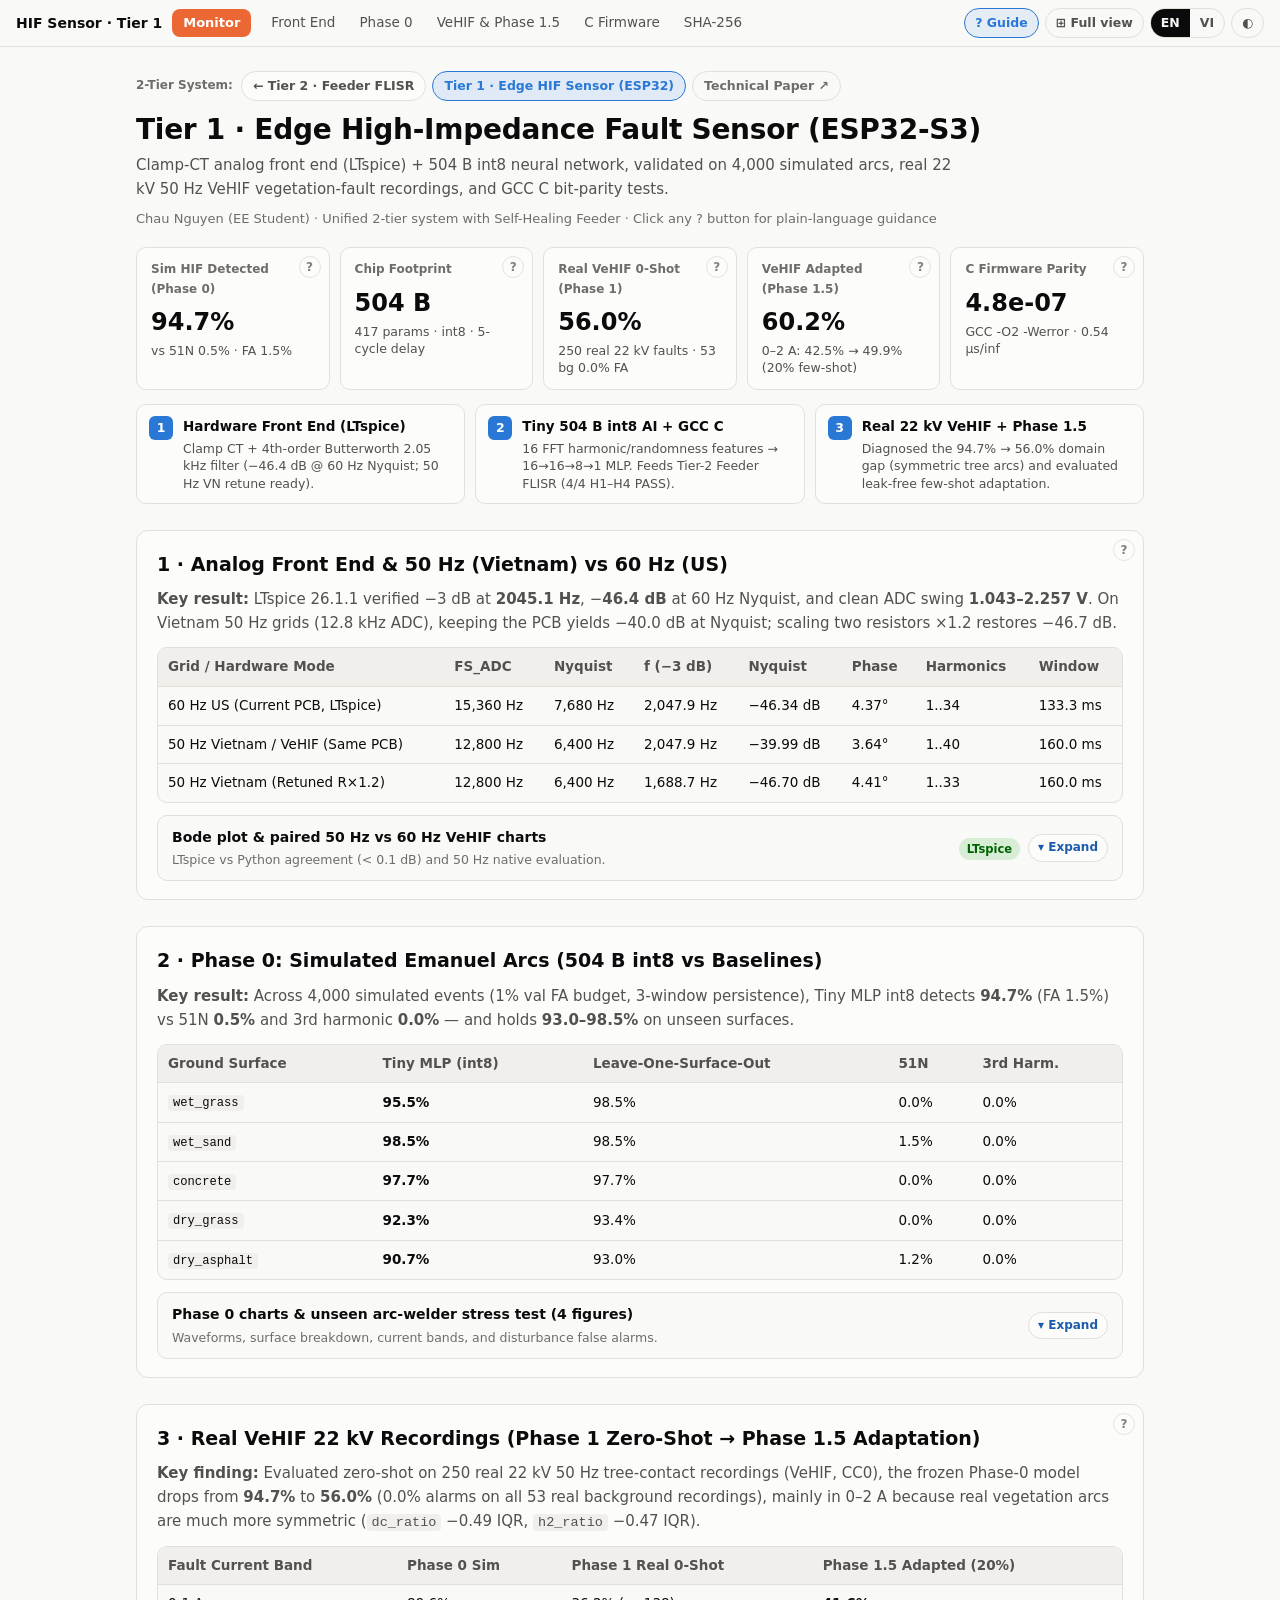
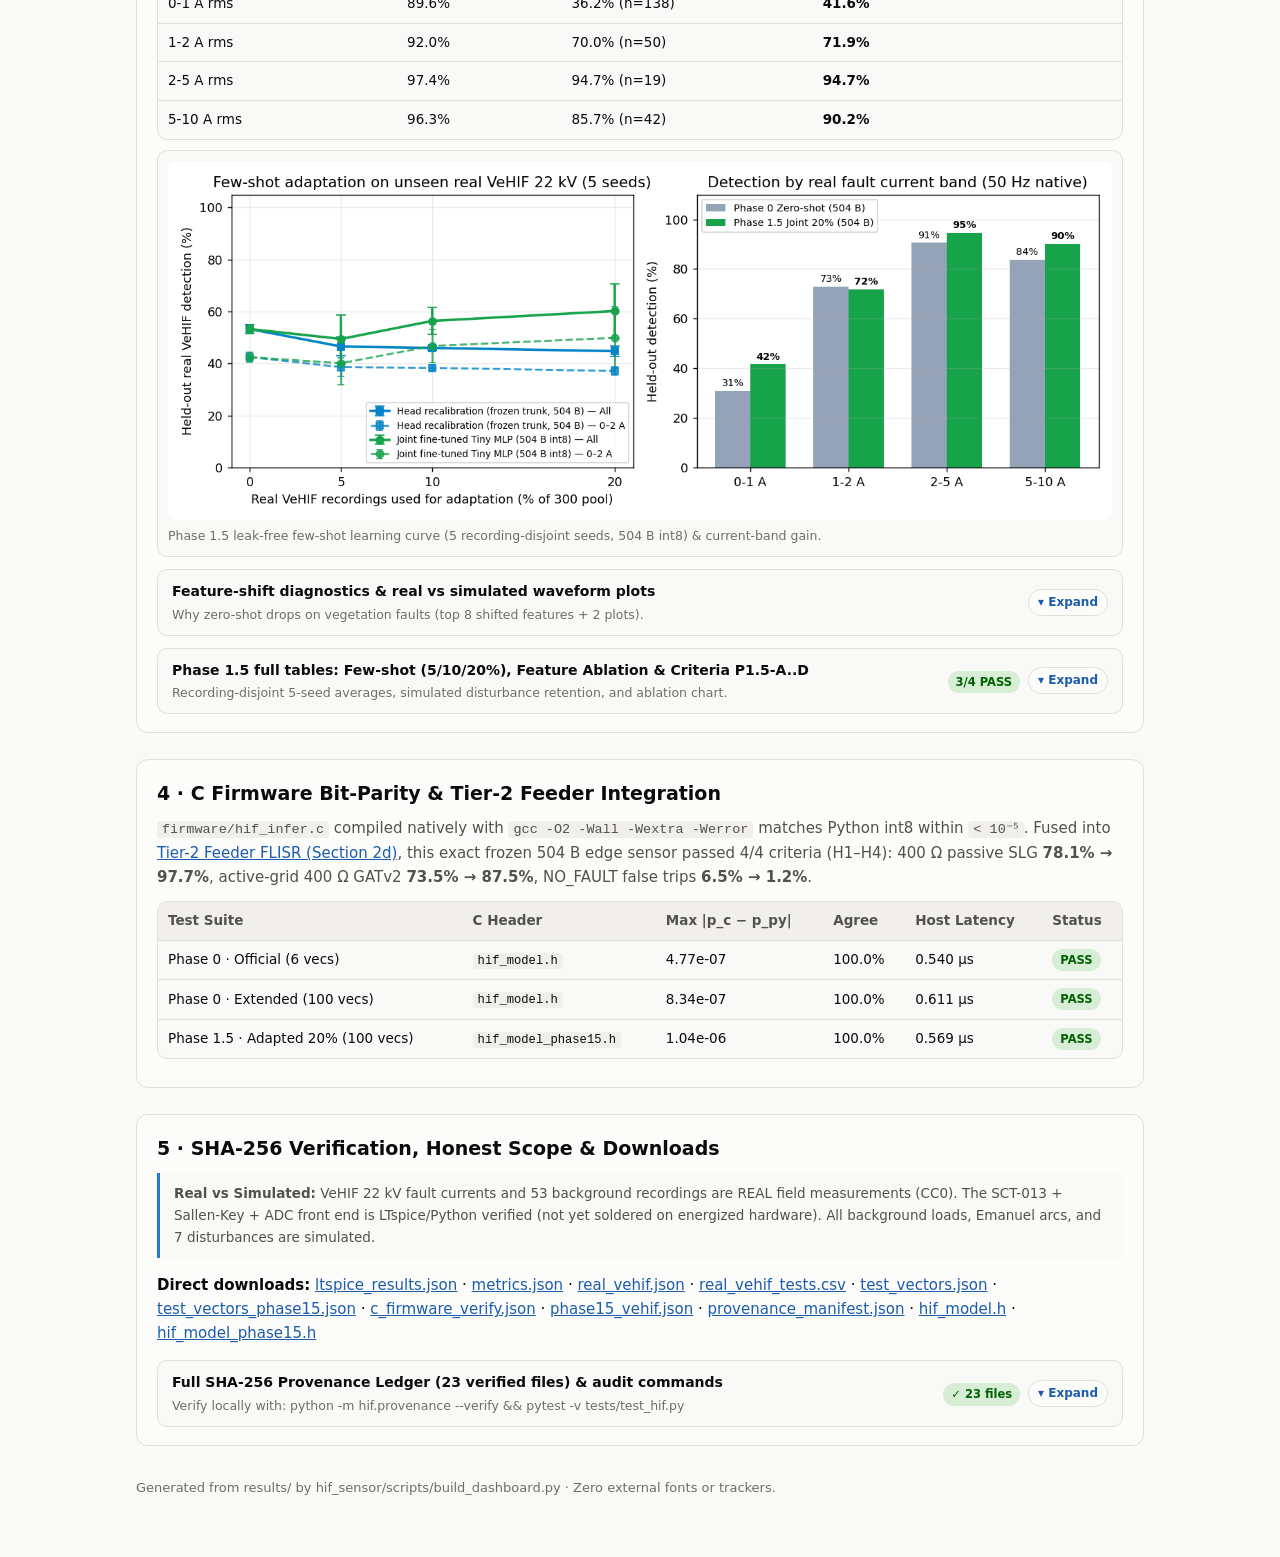
<file: docs/hif-sensor/index.html>
<!doctype html>
<html lang="en">
<head>
<meta charset="utf-8">
<meta name="viewport" content="width=device-width, initial-scale=1">
<title>HIF Sensor · Edge AI Report</title>
<style>
:root {
  color-scheme: light;
  --page: #f9f9f7; --surface: #fcfcfb; --ink: #0b0b0b; --ink2: #52514e; --muted: #6f6d68;
  --border: #e1e0d9; --axis: #c3c2b7; --soft: #f0efec; --s1: #2a78d6; --s2: #eb6834; --s3: #1baf7a;
  --link: #1c5cab; --good: #0ca30c; --good-ink: #006300; --critical: #d03b3b;
}
@media (prefers-color-scheme: dark) {
  :root:where(:not([data-theme="light"])) {
    color-scheme: dark;
    --page: #0d0d0d; --surface: #1a1a19; --ink: #f0efec; --ink2: #c3c2b7; --muted: #9a988f;
    --border: #2c2c2a; --axis: #383835; --soft: #232322; --s1: #3987e5; --s2: #d95926; --s3: #199e70;
    --link: #6da7ec; --good-ink: #4ade80;
  }
}
:root[data-theme="dark"] {
  color-scheme: dark;
  --page: #0d0d0d; --surface: #1a1a19; --ink: #f0efec; --ink2: #c3c2b7; --muted: #9a988f;
  --border: #2c2c2a; --axis: #383835; --soft: #232322; --s1: #3987e5; --s2: #d95926; --s3: #199e70;
  --link: #6da7ec; --good-ink: #4ade80;
}
html[lang="vi"] [data-l="en"], html:not([lang="vi"]) [data-l="vi"] { display: none !important; }
* { box-sizing: border-box; }
html { scroll-padding-top: 64px; }
body { margin: 0; background: var(--page); color: var(--ink);
  font: 15px/1.6 system-ui, -apple-system, "Segoe UI", Roboto, sans-serif; }
main { max-width: 1040px; margin: 0 auto; padding: 24px 16px 64px; }
a { color: var(--link); }
code { font-size: 0.9em; background: var(--soft); padding: 1px 5px; border-radius: 4px; }
.topbar { position: sticky; top: 0; z-index: 6; background: var(--page); border-bottom: 1px solid var(--border); }
.topbar-in { max-width: 1280px; margin: 0 auto; padding: 8px 16px; display: flex; gap: 10px; align-items: center; flex-wrap: wrap; }
.brand { font-weight: 650; font-size: 14px; white-space: nowrap; }
.mon-pill { display: inline-flex; align-items: center; gap: 6px; padding: 4px 11px; border-radius: 8px;
  background: var(--s2); color: #fff; font-size: 13px; font-weight: 700; text-decoration: none; white-space: nowrap; }
.mon-pill:hover { filter: brightness(1.08); }
.topbar nav { display: flex; gap: 4px; overflow-x: auto; flex: 1; }
.topbar nav a { padding: 4px 10px; border-radius: 999px; text-decoration: none; color: var(--ink2); font-size: 13.5px; white-space: nowrap; }
.topbar nav a:hover { background: var(--soft); }
.ctrls { display: flex; gap: 6px; align-items: center; }
.seg { display: inline-flex; border: 1px solid var(--border); border-radius: 999px; overflow: hidden; }
.seg button, .iconbtn { font: inherit; font-size: 12.5px; font-weight: 600; border: 0; background: transparent;
  color: var(--ink2); padding: 4px 10px; cursor: pointer; }
.seg button[aria-pressed="true"] { background: var(--ink); color: var(--page); }
.iconbtn { border: 1px solid var(--border); border-radius: 999px; white-space: nowrap; }
.xlaunch { border-color: var(--s1) !important; color: var(--s1) !important;
  background: color-mix(in srgb, var(--s1) 10%, transparent) !important; }
.xlaunch:hover { background: color-mix(in srgb, var(--s1) 18%, transparent) !important; }
.tiers { display: flex; flex-wrap: wrap; align-items: center; gap: 6px; margin: 0 0 12px; }
.tier-lbl { font-size: 12px; font-weight: 600; color: var(--muted); margin-right: 2px; }
.tier { display: inline-flex; align-items: center; padding: 4px 11px; border-radius: 999px;
  border: 1px solid var(--border); background: var(--surface); color: var(--ink2);
  font-size: 12.5px; font-weight: 600; text-decoration: none; transition: border-color .15s, background-color .15s, color .15s; }
.tier:hover { border-color: var(--s1); color: var(--ink); background: var(--soft); }
.tier.on { border-color: var(--s1); background: color-mix(in srgb, var(--s1) 14%, var(--surface)); color: var(--s1); }
.tier.sub { background: transparent; color: var(--muted); }
header h1 { font-size: 28px; line-height: 1.2; margin: 6px 0 6px; letter-spacing: -0.01em; }
header p { margin: 0; color: var(--ink2); max-width: 820px; }
.meta { margin-top: 8px; font-size: 13px; color: var(--muted); }
.tiles { display: grid; grid-template-columns: repeat(auto-fit, minmax(185px, 1fr)); gap: 10px; margin: 18px 0 14px; }
.tile { position: relative; background: var(--surface); border: 1px solid var(--border); border-radius: 10px; padding: 12px 14px; }
.tk { font-size: 12px; font-weight: 600; color: var(--muted); padding-right: 20px; }
.tv { font-size: 24px; font-weight: 700; margin: 4px 0 2px; font-variant-numeric: tabular-nums; }
.ts { font-size: 12.5px; color: var(--ink2); line-height: 1.35; }
.steps3 { display: grid; grid-template-columns: repeat(3, minmax(0, 1fr)); gap: 10px; margin: 12px 0 24px; }
.st3 { display: flex; gap: 10px; padding: 11px 12px; background: var(--surface); border: 1px solid var(--border); border-radius: 10px; }
.sn { flex: none; width: 24px; height: 24px; border-radius: 6px; display: grid; place-items: center;
  background: var(--s1); color: #fff; font-size: 12.5px; font-weight: 700; }
.st3 b { display: block; font-size: 13.5px; }
.st3 small { display: block; font-size: 12.5px; color: var(--ink2); margin-top: 2px; line-height: 1.4; }
@media (max-width: 760px) { .steps3 { grid-template-columns: 1fr; } }
section { position: relative; margin-top: 26px; padding: 18px 20px; background: var(--surface); border: 1px solid var(--border); border-radius: 12px; }
section h2 { font-size: 19px; margin: 0 0 8px; padding-right: 26px; }
section h3 { font-size: 15.5px; margin: 18px 0 8px; }
.lead-p { margin: 0 0 12px; color: var(--ink2); }
.note { padding: 10px 14px; border-left: 3px solid var(--s1); background: var(--page);
  border-radius: 0 8px 8px 0; font-size: 13.5px; color: var(--ink2); margin: 10px 0; }
.tw { overflow-x: auto; margin: 10px 0; border: 1px solid var(--border); border-radius: 10px; background: var(--page); }
table { width: 100%; border-collapse: collapse; font-size: 13.5px; font-variant-numeric: tabular-nums; }
th, td { padding: 8px 10px; text-align: left; border-bottom: 1px solid var(--border); }
th { font-weight: 650; color: var(--ink2); background: var(--soft); }
tr:last-child td { border-bottom: 0; }
tr.hl { background: color-mix(in srgb, var(--s3) 10%, var(--surface)); }
.chip { display: inline-block; padding: 2px 8px; border-radius: 999px; font-size: 11.5px; font-weight: 700; }
.chip.good { background: color-mix(in srgb, var(--good) 14%, transparent); color: var(--good-ink); }
.chip.critical { background: color-mix(in srgb, var(--critical) 14%, transparent); color: var(--critical); }
details.deep { margin: 12px 0 0; border: 1px solid var(--border); border-radius: 10px; background: var(--page); }
details.deep[open] { background: var(--surface); border-color: var(--axis); }
summary.deep-sum { list-style: none; cursor: pointer; padding: 10px 14px; display: flex; gap: 12px; align-items: center; justify-content: space-between; }
summary.deep-sum::-webkit-details-marker { display: none; }
summary.deep-sum:hover { background: var(--soft); border-radius: 10px; }
details.deep[open] > summary.deep-sum { border-bottom: 1px solid var(--border); border-radius: 10px 10px 0 0; }
.deep-t b { display: block; font-size: 14px; color: var(--ink); }
.deep-t small { display: block; font-size: 12.5px; color: var(--muted); margin-top: 2px; }
.deep-r { display: inline-flex; align-items: center; gap: 8px; flex: none; }
.deep-act { font-size: 12px; font-weight: 600; color: var(--link); padding: 3px 9px; border-radius: 999px;
  border: 1px solid var(--border); background: var(--surface); white-space: nowrap; }
details.deep[open] .deep-act::before { content: "▴ "; }
details.deep:not([open]) .deep-act::before { content: "▾ "; }
.deep-body { padding: 12px 14px 14px; }
.figgrid { display: grid; grid-template-columns: repeat(auto-fit, minmax(360px, 1fr)); gap: 12px; margin: 10px 0; }
figure.fig { margin: 10px 0; background: var(--page); border: 1px solid var(--border); border-radius: 10px; padding: 10px; }
figure.fig img { display: block; width: 100%; height: auto; border-radius: 6px; background: #fff; }
figure.fig figcaption { margin-top: 6px; font-size: 12.5px; color: var(--muted); }
/* Interactive Explain buddy (matches Tier-2 docs/index.html) */
.xq { position: absolute; top: 8px; right: 8px; z-index: 2; width: 22px; height: 22px; padding: 0; border-radius: 50%;
  border: 1px solid var(--border); background: var(--surface); color: var(--muted); font: 700 12px/20px system-ui, sans-serif;
  cursor: pointer; opacity: .85; }
.xq:hover { opacity: 1; color: var(--s1); border-color: var(--s1); }
body.xmode [data-x] { cursor: help; }
body.xmode [data-x]:hover { outline: 2px dashed var(--s1); outline-offset: 3px; }
.face { position: relative; display: inline-block; flex: none; width: 32px; height: 32px; border-radius: 50%;
  background: var(--s1); box-shadow: inset -3px -4px 0 rgb(0 0 0 / .14); }
.face i { position: absolute; top: 9px; width: 5px; height: 8px; border-radius: 50%; background: #fff; }
.face i:first-child { left: 8px; } .face i:last-child { right: 8px; }
.face::after { content: ""; position: absolute; left: 10px; bottom: 6px; width: 12px; height: 5px;
  border-bottom: 2px solid #fff; border-radius: 0 0 10px 10px; }
.xring { position: absolute; z-index: 5; border-radius: 12px; pointer-events: none;
  box-shadow: 0 0 0 3px color-mix(in srgb, var(--s2) 55%, transparent); transition: left .3s, top .3s, width .3s, height .3s; }
.xbubble { position: fixed; right: 16px; bottom: 16px; z-index: 9; width: min(380px, calc(100vw - 32px));
  max-height: calc(100vh - 96px); overflow-y: auto; padding: 14px 16px; border-radius: 14px;
  background: var(--surface); color: var(--ink); border: 1px solid var(--border); box-shadow: 0 12px 40px rgb(0 0 0 / .24); }
.xb-head { display: flex; align-items: center; gap: 10px; }
.xb-head b { flex: 1; font-size: 15px; line-height: 1.3; }
.xb-x { font: inherit; font-size: 22px; line-height: 1; border: 0; background: none; color: var(--muted); cursor: pointer; padding: 2px 6px; }
.xb-body { margin: 4px 0 0; }
.xb-body dt { margin-top: 10px; font-size: 11.5px; font-weight: 700; letter-spacing: .06em; text-transform: uppercase; color: var(--ink2); }
.xb-body dd { margin: 2px 0 0; font-size: 14px; }
.xb-foot { display: flex; align-items: center; justify-content: space-between; gap: 8px; margin-top: 12px; }
.xb-nav { font: inherit; font-size: 13px; font-weight: 600; padding: 5px 12px; border-radius: 999px;
  border: 1px solid var(--border); background: transparent; color: var(--ink); cursor: pointer; }
.xb-nav:hover { border-color: var(--s1); color: var(--s1); }
footer { margin-top: 32px; font-size: 13px; color: var(--muted); }
@media print { .topbar, .tiers, .xq, .xring, .xbubble { display: none !important; } }
</style>
</head>
<body class="xmode">
<div class="topbar"><div class="topbar-in">
  <span class="brand">HIF Sensor · Tier 1</span>
  <a class="mon-pill" href="../monitor/"><span data-l="en">Monitor</span><span data-l="vi">Giám sát</span></a>
  <nav>
    <a href="#frontend"><span data-l="en">Front End</span><span data-l="vi">Mạch 50/60 Hz</span></a>
    <a href="#phase0"><span data-l="en">Phase 0</span><span data-l="vi">Phase 0</span></a>
    <a href="#vehif"><span data-l="en">VeHIF & Phase 1.5</span><span data-l="vi">VeHIF & Phase 1.5</span></a>
    <a href="#firmware"><span data-l="en">C Firmware</span><span data-l="vi">Code C</span></a>
    <a href="#evidence"><span data-l="en">SHA-256</span><span data-l="vi">SHA-256</span></a>
  </nav>
  <div class="ctrls">
    <button type="button" class="iconbtn xlaunch" id="xlaunch"><span data-l="en">? Guide</span><span data-l="vi">? Giải thích</span></button>
    <button type="button" class="iconbtn" id="view-all" aria-pressed="false"><span data-l="en">⊞ Full view</span><span data-l="vi">⊞ Mở tất cả</span></button>
    <div class="seg" role="group" aria-label="Language">
      <button id="b-en" aria-pressed="true" onclick="setLang('en')">EN</button>
      <button id="b-vi" aria-pressed="false" onclick="setLang('vi')">VI</button>
    </div>
    <button class="iconbtn" onclick="toggleTheme()">◐</button>
  </div>
</div></div>

<main>
  <header>
    
    <nav class="tiers" aria-label="System tiers">
      <span class="tier-lbl"><span data-l="en">2-Tier System:</span><span data-l="vi">Hệ thống 2 tầng:</span></span>
      <a class="tier" href="../index.html"><span data-l="en">← Tier 2 · Feeder FLISR</span><span data-l="vi">← Tầng 2 · Lưới FLISR</span></a>
      <a class="tier on" href="index.html" aria-current="page"><span data-l="en">Tier 1 · Edge HIF Sensor (ESP32)</span><span data-l="vi">Tầng 1 · Cảm biến HIF (ESP32)</span></a>
      <a class="tier sub" href="../study/"><span data-l="en">Technical Paper ↗</span><span data-l="vi">Bài nghiên cứu ↗</span></a>
    </nav>
    
    <h1><span data-l="en">Tier 1 · Edge High-Impedance Fault Sensor (ESP32-S3)</span><span data-l="vi">Tầng 1 · Cảm biến biên phát hiện sự cố trở kháng cao (ESP32-S3)</span></h1>
    <p><span data-l="en">Clamp-CT analog front end (LTspice) + 504 B int8 neural network, validated on 4,000 simulated arcs, real 22 kV 50 Hz VeHIF vegetation-fault recordings, and GCC C bit-parity tests.</span><span data-l="vi">Mạch kẹp CT chống răng cưa (LTspice) + mạng nơ-ron int8 504 B, kiểm chứng trên 4.000 hồ quang mô phỏng, dữ liệu đo thật VeHIF 22 kV 50 Hz và kiểm tra khớp bit code C bằng GCC.</span></p>
    <div class="meta"><span data-l="en">Chau Nguyen (EE Student) · Unified 2-tier system with Self-Healing Feeder · Click any ? button for plain-language guidance</span><span data-l="vi">Chau Nguyen (SV Kỹ thuật Điện) · Hệ thống 2 tầng thống nhất cùng Self-Healing Feeder · Bấm nút ? bất kỳ để xem giải thích đơn giản</span></div>
  </header>

  
    <div class="tiles">
      <div class="tile" data-x="tile-p0"><div class="tk"><span data-l="en">Sim HIF Detected (Phase 0)</span><span data-l="vi">Bắt HIF mô phỏng (Phase 0)</span></div>
        <div class="tv">94.7%</div>
        <div class="ts"><span data-l="en">vs 51N 0.5% · FA 1.5%</span><span data-l="vi">so với 51N 0.5% · báo nhầm 1.5%</span></div></div>
      <div class="tile" data-x="tile-size"><div class="tk"><span data-l="en">Chip Footprint</span><span data-l="vi">Dung lượng trên chip</span></div>
        <div class="tv">504 B</div>
        <div class="ts"><span data-l="en">417 params · int8 · 5-cycle delay</span><span data-l="vi">417 tham số · int8 · trễ 5 chu kỳ</span></div></div>
      <div class="tile" data-x="tile-p1"><div class="tk"><span data-l="en">Real VeHIF 0-Shot (Phase 1)</span><span data-l="vi">VeHIF thật 0-Shot (Phase 1)</span></div>
        <div class="tv">56.0%</div>
        <div class="ts"><span data-l="en">250 real 22 kV faults · 53 bg 0.0% FA</span><span data-l="vi">250 sự cố 22 kV thật · 53 nền 0.0% FA</span></div></div>
      <div class="tile" data-x="tile-p15"><div class="tk"><span data-l="en">VeHIF Adapted (Phase 1.5)</span><span data-l="vi">Thích ứng VeHIF (Phase 1.5)</span></div>
        <div class="tv">60.2%</div>
        <div class="ts"><span data-l="en">0–2 A: 42.5% → 49.9% (20% few-shot)</span><span data-l="vi">Dải 0–2 A: 42.5% → 49.9% (20% few-shot)</span></div></div>
      <div class="tile" data-x="tile-c"><div class="tk"><span data-l="en">C Firmware Parity</span><span data-l="vi">Khớp bit code C</span></div>
        <div class="tv">4.8e-07</div>
        <div class="ts"><span data-l="en">GCC -O2 -Werror · 0.54 µs/inf</span><span data-l="vi">GCC -O2 -Werror · 0.54 µs/lần</span></div></div>
    </div>
    
  
    <div class="steps3">
      <div class="st3"><span class="sn">1</span><div><b><span data-l="en">Hardware Front End (LTspice)</span><span data-l="vi">Mạch đầu vào Analog (LTspice)</span></b>
        <small><span data-l="en">Clamp CT + 4th-order Butterworth 2.05 kHz filter (−46.4 dB @ 60 Hz Nyquist; 50 Hz VN retune ready).</span><span data-l="vi">Kẹp CT + lọc Butterworth bậc 4 (2.05 kHz, −46.4 dB tại Nyquist 60 Hz; có bảng đổi 2 trở cho lưới 50 Hz VN).</span></small></div></div>
      <div class="st3"><span class="sn">2</span><div><b><span data-l="en">Tiny 504 B int8 AI + GCC C</span><span data-l="vi">AI siêu gọn 504 B int8 + C GCC</span></b>
        <small><span data-l="en">16 FFT harmonic/randomness features → 16→16→8→1 MLP. Feeds Tier-2 Feeder FLISR (4/4 H1–H4 PASS).</span><span data-l="vi">16 đặc trưng sóng hài/ngẫu nhiên → MLP 16→16→8→1. Cấp tín hiệu cho Tầng 2 Lưới FLISR (đạt 4/4 H1–H4).</span></small></div></div>
      <div class="st3"><span class="sn">3</span><div><b><span data-l="en">Real 22 kV VeHIF + Phase 1.5</span><span data-l="vi">Kiểm chứng VeHIF 22 kV thật + Phase 1.5</span></b>
        <small><span data-l="en">Diagnosed the 94.7% → 56.0% domain gap (symmetric tree arcs) and evaluated leak-free few-shot adaptation.</span><span data-l="vi">Tìm ra nguyên nhân tụt 94.7% → 56.0% (hồ quang cây đối xứng hơn) và thử nghiệm thích ứng few-shot không rò rỉ.</span></small></div></div>
    </div>
    
  
    <section id="frontend" data-x="sec-frontend">
      <h2><span data-l="en">1 · Analog Front End & 50 Hz (Vietnam) vs 60 Hz (US)</span><span data-l="vi">1 · Mạch đầu vào Analog & Lưới 50 Hz (Việt Nam) vs 60 Hz (Mỹ)</span></h2>
      <p class="lead-p"><span data-l="en"><b>Key result:</b> LTspice 26.1.1 verified −3 dB at <b>2045.1 Hz</b>, −<b>46.4 dB</b> at 60 Hz Nyquist, and clean ADC swing <b>1.043–2.257 V</b>. On Vietnam 50 Hz grids (12.8 kHz ADC), keeping the PCB yields −40.0 dB at Nyquist; scaling two resistors ×1.2 restores −46.7 dB.</span><span data-l="vi"><b>Kết luận nhanh:</b> LTspice 26.1.1 xác nhận tần số cắt <b>2045.1 Hz</b>, chống răng cưa −<b>46.4 dB</b> ở 60 Hz, chân ADC sạch <b>1.043–2.257 V</b>. Với lưới 50 Hz Việt Nam (12.8 kHz), giữ nguyên PCB đạt −40.0 dB; đổi 2 điện trở ×1.2 khôi phục lại −46.7 dB.</span></p>
      <div class="tw"><table>
        <thead><tr>
          <th><span data-l="en">Grid / Hardware Mode</span><span data-l="vi">Chế độ lưới / Phần cứng</span></th>
          <th>FS_ADC</th><th>Nyquist</th><th>f (−3 dB)</th><th>Nyquist</th><th>Phase</th><th>Harmonics</th><th>Window</th>
        </tr></thead>
        <tbody><tr><td><span data-l="en">60 Hz US (Current PCB, LTspice)</span><span data-l="vi">60 Hz Mỹ (Mạch hiện tại, LTspice)</span></td><td>15,360 Hz</td><td>7,680 Hz</td><td>2,047.9 Hz</td><td>−46.34 dB</td><td>4.37°</td><td>1..34</td><td>133.3 ms</td></tr><tr><td><span data-l="en">50 Hz Vietnam / VeHIF (Same PCB)</span><span data-l="vi">50 Hz Việt Nam / VeHIF (Giữ nguyên mạch)</span></td><td>12,800 Hz</td><td>6,400 Hz</td><td>2,047.9 Hz</td><td>−39.99 dB</td><td>3.64°</td><td>1..40</td><td>160.0 ms</td></tr><tr><td><span data-l="en">50 Hz Vietnam (Retuned R×1.2)</span><span data-l="vi">50 Hz Việt Nam (Đổi 2 điện trở R×1.2)</span></td><td>12,800 Hz</td><td>6,400 Hz</td><td>1,688.7 Hz</td><td>−46.70 dB</td><td>4.41°</td><td>1..33</td><td>160.0 ms</td></tr></tbody>
      </table></div>
      <details class="deep" id="deep-bode"><summary class="deep-sum"><span class="deep-t"><b><span data-l="en">Bode plot & paired 50 Hz vs 60 Hz VeHIF charts</span><span data-l="vi">Xem biểu đồ Bode LTspice & so sánh 50 Hz vs 60 Hz</span></b><small><span data-l="en">LTspice vs Python agreement (< 0.1 dB) and 50 Hz native evaluation.</span><span data-l="vi">Khớp LTspice vs Python (< 0.1 dB) và đánh giá trực tiếp ở 50 Hz.</span></small></span><span class="deep-r"><span class="deep-badge"><span class="chip good">LTspice</span></span><span class="deep-act"><span data-l="en">Expand</span><span data-l="vi">Xem chi tiết</span></span></span></summary><div class="deep-body"><figure class="fig"><img src="figures/front_end_bode.png" alt="LTspice 26.1.1 AC Bode response vs Python model (max diff &lt; 0.1 dB below 5 kHz)." loading="lazy"><figcaption><span data-l="en">LTspice 26.1.1 AC Bode response vs Python model (max diff &lt; 0.1 dB below 5 kHz).</span><span data-l="vi">Đáp ứng tần số Bode giữa LTspice 26.1.1 và mô hình Python (lệch &lt; 0.1 dB dưới 5 kHz).</span></figcaption></figure><p class="note"><span data-l="en">Paired 250-recording VeHIF test: 60 Hz resampled <b>54.4%</b> vs 50 Hz native VN/AU <b>54.4%</b>.</span><span data-l="vi">So sánh đối cặp 250 bản ghi VeHIF: 60 Hz resample <b>54.4%</b> so với 50 Hz gốc VN/Úc <b>54.4%</b>.</span></p><figure class="fig"><img src="figures/phase15_50hz_vs_60hz.png" alt="Same PCB anti-aliasing margin &amp; paired VeHIF check: 50 Hz VN vs 60 Hz US." loading="lazy"><figcaption><span data-l="en">Same PCB anti-aliasing margin &amp; paired VeHIF check: 50 Hz VN vs 60 Hz US.</span><span data-l="vi">Biên chống răng cưa và kiểm tra đối cặp VeHIF: 50 Hz VN vs 60 Hz Mỹ.</span></figcaption></figure></div></details>
    </section>
    
  
    <section id="phase0">
      <h2><span data-l="en">2 · Phase 0: Simulated Emanuel Arcs (504 B int8 vs Baselines)</span><span data-l="vi">2 · Phase 0: Mô phỏng hồ quang Emanuel (504 B int8 vs Cơ sở)</span></h2>
      <p class="lead-p"><span data-l="en"><b>Key result:</b> Across 4,000 simulated events (1% val FA budget, 3-window persistence), Tiny MLP int8 detects <b>94.7%</b> (FA 1.5%) vs 51N <b>0.5%</b> and 3rd harmonic <b>0.0%</b> — and holds <b>93.0–98.5%</b> on unseen surfaces.</span><span data-l="vi"><b>Kết luận nhanh:</b> Trên 4.000 sự kiện mô phỏng (giới hạn 1% FA, duy trì 3 cửa sổ), Tiny MLP int8 phát hiện <b>94.7%</b> (FA 1.5%) so với 51N <b>0.5%</b> và hài bậc 3 <b>0.0%</b> — giữ <b>93.0–98.5%</b> trên bề mặt chưa từng học.</span></p>
      <div class="tw"><table>
        <thead><tr>
          <th><span data-l="en">Ground Surface</span><span data-l="vi">Bề mặt chạm đất</span></th><th>Tiny MLP (int8)</th><th>Leave-One-Surface-Out</th><th>51N</th><th>3rd Harm.</th>
        </tr></thead>
        <tbody><tr><td><code>wet_grass</code></td><td><b>95.5%</b></td><td>98.5%</td><td>0.0%</td><td>0.0%</td></tr><tr><td><code>wet_sand</code></td><td><b>98.5%</b></td><td>98.5%</td><td>1.5%</td><td>0.0%</td></tr><tr><td><code>concrete</code></td><td><b>97.7%</b></td><td>97.7%</td><td>0.0%</td><td>0.0%</td></tr><tr><td><code>dry_grass</code></td><td><b>92.3%</b></td><td>93.4%</td><td>0.0%</td><td>0.0%</td></tr><tr><td><code>dry_asphalt</code></td><td><b>90.7%</b></td><td>93.0%</td><td>1.2%</td><td>0.0%</td></tr></tbody>
      </table></div>
      <details class="deep" id="deep-phase0"><summary class="deep-sum"><span class="deep-t"><b><span data-l="en">Phase 0 charts & unseen arc-welder stress test (4 figures)</span><span data-l="vi">Xem 4 biểu đồ Phase 0 & thử nghiệm máy hàn chưa từng thấy</span></b><small><span data-l="en">Waveforms, surface breakdown, current bands, and disturbance false alarms.</span><span data-l="vi">Dạng sóng mẫu, biểu đồ theo bề mặt, dải dòng và báo nhầm từng loại nhiễu.</span></small></span><span class="deep-r"><span class="deep-act"><span data-l="en">Expand</span><span data-l="vi">Xem chi tiết</span></span></span></summary><div class="deep-body"><p class="note"><span data-l="en">Honest hard-negative stress test: when <code>arc_welder</code> is withheld from training, its false-alarm rate rises from <b>0.0%</b> (seen) to <b>17.5%</b> (unseen).</span><span data-l="vi">Kiểm thử trung thực với nhiễu khó chưa từng thấy: giấu <code>arc_welder</code> khi train làm báo nhầm tăng từ <b>0.0%</b> lên <b>17.5%</b>.</span></p><div class="figgrid"><figure class="fig"><img src="figures/example_waveforms.png" alt="Simulated Emanuel arc waveforms vs normal disturbances." loading="lazy"><figcaption><span data-l="en">Simulated Emanuel arc waveforms vs normal disturbances.</span><span data-l="vi">Dạng sóng hồ quang Emanuel mô phỏng so với nhiễu thường.</span></figcaption></figure><figure class="fig"><img src="figures/detection_by_surface.png" alt="Detection by surface vs 51N and 3rd harmonic." loading="lazy"><figcaption><span data-l="en">Detection by surface vs 51N and 3rd harmonic.</span><span data-l="vi">Tỉ lệ phát hiện theo bề mặt so với 51N và hài bậc 3.</span></figcaption></figure><figure class="fig"><img src="figures/detection_vs_current.png" alt="Simulated detection across fault current bands." loading="lazy"><figcaption><span data-l="en">Simulated detection across fault current bands.</span><span data-l="vi">Tỉ lệ phát hiện mô phỏng theo dải dòng sự cố.</span></figcaption></figure><figure class="fig"><img src="figures/false_alarm_by_disturbance.png" alt="False alarms across all 7 simulated disturbances." loading="lazy"><figcaption><span data-l="en">False alarms across all 7 simulated disturbances.</span><span data-l="vi">Báo nhầm trên 7 loại nhiễu bình thường mô phỏng.</span></figcaption></figure></div></div></details>
    </section>
    
  
    <section id="vehif" data-x="sec-vehif">
      <h2><span data-l="en">3 · Real VeHIF 22 kV Recordings (Phase 1 Zero-Shot → Phase 1.5 Adaptation)</span><span data-l="vi">3 · Dữ liệu đo thật VeHIF 22 kV (Phase 1 Zero-Shot → Phase 1.5 Thích ứng)</span></h2>
      <p class="lead-p"><span data-l="en"><b>Key finding:</b> Evaluated zero-shot on 250 real 22 kV 50 Hz tree-contact recordings (VeHIF, CC0), the frozen Phase-0 model drops from <b>94.7%</b> to <b>56.0%</b> (0.0% alarms on all 53 real background recordings), mainly in 0–2 A because real vegetation arcs are much more symmetric (<code>dc_ratio</code> −0.49 IQR, <code>h2_ratio</code> −0.47 IQR).</span><span data-l="vi"><b>Phát hiện cốt lõi:</b> Khi chạy zero-shot trên 250 bản ghi chạm cây thật 22 kV 50 Hz (VeHIF, CC0), model Phase 0 giảm từ <b>94.7%</b> xuống <b>56.0%</b> (0.0% báo nhầm trên cả 53 bản ghi nền), chủ yếu ở dải 0–2 A do hồ quang cây thật đối xứng hơn nhiều (<code>dc_ratio</code> −0.49 IQR, <code>h2_ratio</code> −0.47 IQR).</span></p>
      <div class="tw"><table>
        <thead><tr>
          <th><span data-l="en">Fault Current Band</span><span data-l="vi">Dải dòng sự cố</span></th>
          <th><span data-l="en">Phase 0 Sim</span><span data-l="vi">Phase 0 Mô phỏng</span></th>
          <th><span data-l="en">Phase 1 Real 0-Shot</span><span data-l="vi">Phase 1 Thật 0-Shot</span></th>
          <th><span data-l="en">Phase 1.5 Adapted (20%)</span><span data-l="vi">Phase 1.5 Thích ứng (20%)</span></th>
        </tr></thead>
        <tbody><tr><td>0-1 A rms</td><td>89.6%</td><td>36.2% (n=138)</td><td><b>41.6%</b></td></tr><tr><td>1-2 A rms</td><td>92.0%</td><td>70.0% (n=50)</td><td><b>71.9%</b></td></tr><tr><td>2-5 A rms</td><td>97.4%</td><td>94.7% (n=19)</td><td><b>94.7%</b></td></tr><tr><td>5-10 A rms</td><td>96.3%</td><td>85.7% (n=42)</td><td><b>90.2%</b></td></tr></tbody>
      </table></div>
      <figure class="fig"><img src="figures/phase15_adaptation.png" alt="Phase 1.5 leak-free few-shot learning curve (5 recording-disjoint seeds, 504 B int8) &amp; current-band gain." loading="lazy"><figcaption><span data-l="en">Phase 1.5 leak-free few-shot learning curve (5 recording-disjoint seeds, 504 B int8) &amp; current-band gain.</span><span data-l="vi">Đường cong thích ứng few-shot không rò rỉ (5 seed tách theo ID bản ghi, 504 B int8) &amp; mức tăng theo dải dòng.</span></figcaption></figure>
      <details class="deep" id="deep-shift"><summary class="deep-sum"><span class="deep-t"><b><span data-l="en">Feature-shift diagnostics & real vs simulated waveform plots</span><span data-l="vi">Xem bảng lệch đặc trưng & dạng sóng thật vs mô phỏng</span></b><small><span data-l="en">Why zero-shot drops on vegetation faults (top 8 shifted features + 2 plots).</span><span data-l="vi">Giải thích vì sao zero-shot tụt trên sự cố cây (8 đặc trưng lệch mạnh nhất + 2 biểu đồ).</span></small></span><span class="deep-r"><span class="deep-act"><span data-l="en">Expand</span><span data-l="vi">Xem chi tiết</span></span></span></summary><div class="deep-body"><div class="tw"><table><thead><tr><th><span data-l="en">Top Shifted Feature</span><span data-l="vi">Đặc trưng lệch nhất</span></th><th>Sim med</th><th>VeHIF med</th><th>Shift</th></tr></thead><tbody><tr><td><code>dc_ratio</code></td><td>0.0274</td><td>0.0011</td><td><b>-0.49 IQR</b></td></tr><tr><td><code>h2_ratio</code></td><td>0.0289</td><td>0.0023</td><td><b>-0.47 IQR</b></td></tr><tr><td><code>even_ratio</code></td><td>0.0477</td><td>0.0064</td><td><b>-0.46 IQR</b></td></tr><tr><td><code>I3_cv</code></td><td>0.0681</td><td>0.0085</td><td><b>-0.38 IQR</b></td></tr><tr><td><code>ph3_jitter</code></td><td>0.1891</td><td>0.0178</td><td><b>-0.38 IQR</b></td></tr><tr><td><code>even_std</code></td><td>0.0262</td><td>0.0018</td><td><b>-0.37 IQR</b></td></tr><tr><td><code>I1_cv</code></td><td>0.0610</td><td>0.0054</td><td><b>-0.35 IQR</b></td></tr><tr><td><code>h3_ratio</code></td><td>0.2696</td><td>0.2090</td><td><b>-0.25 IQR</b></td></tr></tbody></table></div><div class="figgrid"><figure class="fig"><img src="figures/real_detection_by_current.png" alt="Phase 1 zero-shot gap: simulated arcs vs real VeHIF 22 kV." loading="lazy"><figcaption><span data-l="en">Phase 1 zero-shot gap: simulated arcs vs real VeHIF 22 kV.</span><span data-l="vi">Khoảng cách zero-shot Phase 1: mô phỏng vs VeHIF 22 kV thật.</span></figcaption></figure><figure class="fig"><img src="figures/real_vs_sim_waveform.png" alt="Real 22 kV vegetation fault current vs simulated Emanuel dry-grass arc." loading="lazy"><figcaption><span data-l="en">Real 22 kV vegetation fault current vs simulated Emanuel dry-grass arc.</span><span data-l="vi">Dạng sóng chạm cây 22 kV thật vs hồ quang cỏ khô mô phỏng.</span></figcaption></figure></div></div></details>
    <details class="deep" id="deep-phase15"><summary class="deep-sum"><span class="deep-t"><b><span data-l="en">Phase 1.5 full tables: Few-shot (5/10/20%), Feature Ablation & Criteria P1.5-A..D</span><span data-l="vi">Xem đầy đủ Phase 1.5: Bảng Few-Shot (5/10/20%), Bỏ đặc trưng & Tiêu chí P1.5-A..D</span></b><small><span data-l="en">Recording-disjoint 5-seed averages, simulated disturbance retention, and ablation chart.</span><span data-l="vi">Trung bình 5 seed tách theo ID bản ghi, giữ độ chính xác nhiễu mô phỏng và biểu đồ bỏ đặc trưng.</span></small></span><span class="deep-r"><span class="deep-badge"><span class="chip good">3/4 PASS</span></span><span class="deep-act"><span data-l="en">Expand</span><span data-l="vi">Xem chi tiết</span></span></span></summary><div class="deep-body"><h3><span data-l="en">Few-Shot Adaptation Breakdown (5 Seeds, Strict FA Guard)</span><span data-l="vi">Chi tiết Thích ứng Few-Shot (5 Seed, Chốt chặn FA)</span></h3><div class="tw"><table><thead><tr><th>Method</th><th># Real</th><th>Held-out Real</th><th>0–2 A</th><th>Bg FA</th><th>Sim Det</th><th>Sim FA</th></tr></thead><tbody><tr><td><b>Zero-Shot (0%)</b></td><td>0</td><td>53.3% ± 1.7</td><td>42.5% ± 2.0</td><td>0.0%</td><td>94.7%</td><td>1.5%</td></tr><tr><td>Head Recal · 5%</td><td>15</td><td><b>46.6%</b> ± 3.5</td><td><b>38.7%</b> ± 3.6</td><td>0.0%</td><td>94.4%</td><td>1.7%</td></tr><tr><td>Joint MLP · 5%</td><td>15</td><td><b>49.5%</b> ± 9.2</td><td><b>40.1%</b> ± 8.1</td><td>1.8%</td><td>92.1%</td><td>1.6%</td></tr><tr><td>Head Recal · 10%</td><td>30</td><td><b>46.0%</b> ± 0.8</td><td><b>38.4%</b> ± 1.3</td><td>0.0%</td><td>94.6%</td><td>1.5%</td></tr><tr><td>Joint MLP · 10%</td><td>30</td><td><b>56.4%</b> ± 5.3</td><td><b>46.8%</b> ± 6.4</td><td>1.2%</td><td>93.9%</td><td>1.9%</td></tr><tr><td>Head Recal · 20%</td><td>60</td><td><b>44.8%</b> ± 1.9</td><td><b>37.2%</b> ± 1.6</td><td>0.0%</td><td>94.4%</td><td>1.6%</td></tr><tr class='hl'><td>Joint MLP · 20%</td><td>60</td><td><b>60.2%</b> ± 10.5</td><td><b>49.9%</b> ± 11.9</td><td>1.8%</td><td>93.8%</td><td>1.5%</td></tr></tbody></table></div><h3><span data-l="en">Zero-Shot Feature-Group Ablation</span><span data-l="vi">Khảo sát bỏ nhóm đặc trưng Zero-Shot</span></h3><div class="tw"><table><thead><tr><th>Subset</th><th>Sim Det</th><th>Sim FA</th><th>Real VeHIF</th><th>0–2 A</th><th>Bg FA</th></tr></thead><tbody><tr><td><code>all_16</code> (16)</td><td>94.7%</td><td>1.5%</td><td><b>54.4%</b></td><td>43.1%</td><td>0.0%</td></tr><tr><td><code>no_asymmetry_12</code> (12)</td><td>40.2%</td><td>1.0%</td><td><b>22.4%</b></td><td>22.3%</td><td>0.0%</td></tr><tr><td><code>no_top_shift_9</code> (9)</td><td>40.7%</td><td>3.7%</td><td><b>13.2%</b></td><td>12.2%</td><td>0.0%</td></tr><tr><td><code>harmonics_only_7</code> (7)</td><td>86.6%</td><td>1.5%</td><td><b>46.4%</b></td><td>31.4%</td><td>0.0%</td></tr><tr><td><code>temporal_only_8</code> (8)</td><td>86.1%</td><td>2.5%</td><td><b>55.6%</b></td><td>51.1%</td><td>0.0%</td></tr></tbody></table></div><figure class="fig"><img src="figures/phase15_ablation.png" alt="Feature-group ablation: simulated accuracy vs zero-shot real VeHIF." loading="lazy"><figcaption><span data-l="en">Feature-group ablation: simulated accuracy vs zero-shot real VeHIF.</span><span data-l="vi">Bỏ nhóm đặc trưng: mô phỏng vs zero-shot VeHIF thật.</span></figcaption></figure><h3><span data-l="en">Pre-Registered Criteria (P1.5-A..D)</span><span data-l="vi">Bảng kiểm tiêu chí đăng ký trước (P1.5-A..D)</span></h3><div class="tw"><table><thead><tr><th>Criterion</th><th>Status</th><th>Measured</th></tr></thead><tbody><tr><td><code>P1_5_A_low_current_gain_ge_15pp</code></td><td><span class="chip critical">FAIL</span></td><td><code>measured_delta_0_to_2A=0.0741, zero_shot_0_to_2A=0.4252, adapted_20pct_0_to_2A=0.4993</code></td></tr><tr><td><code>P1_5_B_real_bg_and_control_fa_le_3pct</code></td><td><span class="chip good">PASS</span></td><td><code>real_bg_fa_mean=0.0182, real_control_fa_mean=0.0067</code></td></tr><tr><td><code>P1_5_C_no_catastrophic_forgetting_sim</code></td><td><span class="chip good">PASS</span></td><td><code>sim_detection_mean=0.9384, sim_fa_mean=0.0153</code></td></tr><tr><td><code>P1_5_D_c_firmware_bit_parity</code></td><td><span class="chip good">PASS</span></td><td><code>phase0_official_max_err=4.768371582e-07, phase0_ext100_max_err=8.344650269e-07, phase15_ext100_max_err=1.043081284e-06</code></td></tr></tbody></table></div></div></details></section>
  
    <section id="firmware">
      <h2><span data-l="en">4 · C Firmware Bit-Parity & Tier-2 Feeder Integration</span><span data-l="vi">4 · Kiểm chứng khớp bit Firmware C & Tích hợp Tầng 2 FLISR</span></h2>
      <p class="lead-p"><span data-l="en"><code>firmware/hif_infer.c</code> compiled natively with <code>gcc -O2 -Wall -Wextra -Werror</code> matches Python int8 within <code>&lt; 10⁻⁵</code>. Fused into <a href='../index.html#deep-hif'>Tier-2 Feeder FLISR (Section 2d)</a>, this exact frozen 504 B edge sensor passed 4/4 criteria (H1–H4): 400 Ω passive SLG <b>78.1% → 97.7%</b>, active-grid 400 Ω GATv2 <b>73.5% → 87.5%</b>, NO_FAULT false trips <b>6.5% → 1.2%</b>.</span><span data-l="vi"><code>firmware/hif_infer.c</code> biên dịch bằng <code>gcc -O2 -Wall -Wextra -Werror</code> khớp Python int8 sai số <code>&lt; 10⁻⁵</code>. Khi gắn vào <a href='../index.html#deep-hif'>Tầng 2 Lưới FLISR (Mục 2d)</a>, cảm biến 504 B cố định này đạt 4/4 tiêu chí H1–H4: SLG 400 Ω thụ động <b>78.1% → 97.7%</b>, lưới chủ động 400 Ω GATv2 <b>73.5% → 87.5%</b>, giảm báo nhầm NO_FAULT từ <b>6.5% → 1.2%</b>.</span></p>
      <div class="tw"><table>
        <thead><tr><th>Test Suite</th><th>C Header</th><th>Max |p_c − p_py|</th><th>Agree</th><th>Host Latency</th><th>Status</th></tr></thead>
        <tbody><tr><td>Phase 0 · Official (6 vecs)</td><td><code>hif_model.h</code></td><td>4.77e-07</td><td>100.0%</td><td>0.540 µs</td><td><span class="chip good">PASS</span></td></tr><tr><td>Phase 0 · Extended (100 vecs)</td><td><code>hif_model.h</code></td><td>8.34e-07</td><td>100.0%</td><td>0.611 µs</td><td><span class="chip good">PASS</span></td></tr><tr><td>Phase 1.5 · Adapted 20% (100 vecs)</td><td><code>hif_model_phase15.h</code></td><td>1.04e-06</td><td>100.0%</td><td>0.569 µs</td><td><span class="chip good">PASS</span></td></tr></tbody>
      </table></div>
    </section>
    
  
    <section id="evidence">
      <h2><span data-l="en">5 · SHA-256 Verification, Honest Scope & Downloads</span><span data-l="vi">5 · Chứng thực SHA-256, Phạm vi trung thực & Tải dữ liệu</span></h2>
      <p class="note"><span data-l="en"><b>Real vs Simulated:</b> VeHIF 22 kV fault currents and 53 background recordings are REAL field measurements (CC0). The SCT-013 + Sallen-Key + ADC front end is LTspice/Python verified (not yet soldered on energized hardware). All background loads, Emanuel arcs, and 7 disturbances are simulated.</span><span data-l="vi"><b>Thật vs Mô phỏng:</b> Dòng sự cố VeHIF 22 kV và 53 bản ghi nền là DỮ LIỆU ĐO THẬT (CC0). Mạch SCT-013 + Sallen-Key + ADC được kiểm chứng trên LTspice/Python (chưa hàn chạy trên lưới mang điện). Toàn bộ tải nền, hồ quang Emanuel và 7 loại nhiễu đều mô phỏng.</span></p>
      <p><b><span data-l="en">Direct downloads:</span><span data-l="vi">Tải trực tiếp:</span></b> <a href="data/ltspice_results.json">ltspice_results.json</a> · <a href="data/metrics.json">metrics.json</a> · <a href="data/real_vehif.json">real_vehif.json</a> · <a href="data/real_vehif_tests.csv">real_vehif_tests.csv</a> · <a href="data/test_vectors.json">test_vectors.json</a> · <a href="data/test_vectors_phase15.json">test_vectors_phase15.json</a> · <a href="data/c_firmware_verify.json">c_firmware_verify.json</a> · <a href="data/phase15_vehif.json">phase15_vehif.json</a> · <a href="data/provenance_manifest.json">provenance_manifest.json</a> · <a href="data/hif_model.h">hif_model.h</a> · <a href="data/hif_model_phase15.h">hif_model_phase15.h</a></p>
      <details class="deep" id="deep-sha"><summary class="deep-sum"><span class="deep-t"><b><span data-l="en">Full SHA-256 Provenance Ledger (23 verified files) & audit commands</span><span data-l="vi">Xem sổ cái SHA-256 đầy đủ (23 file) & lệnh tự kiểm tra</span></b><small><span data-l="en">Verify locally with: python -m hif.provenance --verify && pytest -v tests/test_hif.py</span><span data-l="vi">Tự kiểm chứng trên máy bằng: python -m hif.provenance --verify && pytest -v tests/test_hif.py</span></small></span><span class="deep-r"><span class="deep-badge"><span class="chip good">✓ 23 files</span></span><span class="deep-act"><span data-l="en">Expand</span><span data-l="vi">Xem chi tiết</span></span></span></summary><div class="deep-body"><div class="tw"><table><thead><tr><th>File</th><th>SHA-256</th><th>Size</th><th>Description</th></tr></thead><tbody><tr><td><code>circuit/ltspice_results.json</code></td><td><code>53b20ac938b3b645…</code></td><td>950 B</td><td>LTspice 26.1.1 AC/transient front-end verification</td></tr><tr><td><code>results/metrics.json</code></td><td><code>2ceeaa0e693b68c7…</code></td><td>5,558 B</td><td>Phase 0 simulated training/test/LOSO metrics (Kaggle christoopherchau/ch-y-n)</td></tr><tr><td><code>results/model_int8.npz</code></td><td><code>3ba5bd23685d7964…</code></td><td>3,504 B</td><td>Phase 0 frozen 504 B int8 Tiny MLP weights + baseline pickups</td></tr><tr><td><code>results/test_vectors.json</code></td><td><code>b009a1dc992f54cd…</code></td><td>3,106 B</td><td>Phase 0 Python reference test vectors for C firmware parity</td></tr><tr><td><code>results/real_vehif.json</code></td><td><code>6accf351f532d62d…</code></td><td>6,649 B</td><td>Phase 1 zero-shot VeHIF 22 kV evaluation (Kaggle christoopherchau/ch-y-n)</td></tr><tr><td><code>results/real_vehif_tests.csv</code></td><td><code>703fbaf1210d27f7…</code></td><td>60,711 B</td><td>Phase 1 per-recording VeHIF 22 kV results (250 recordings)</td></tr><tr><td><code>firmware/hif_model.h</code></td><td><code>0453d46d94891c59…</code></td><td>2,753 B</td><td>Phase 0 auto-generated C int8 model header</td></tr><tr><td><code>results/c_firmware_verify.json</code></td><td><code>5bc05c4a04c59052…</code></td><td>2,340 B</td><td>Phase 1.5 GCC -O2 -Wall -Werror C firmware parity &amp; latency check</td></tr><tr><td><code>results/phase15_vehif.json</code></td><td><code>539b5a379359051a…</code></td><td>21,493 B</td><td>Phase 1.5 VeHIF adaptation, feature ablation &amp; 50/60 Hz study</td></tr><tr><td><code>results/model_phase15_int8.npz</code></td><td><code>3b75d86a73aa566b…</code></td><td>2,908 B</td><td>Phase 1.5 few-shot adapted 504 B int8 Tiny MLP</td></tr><tr><td><code>firmware/hif_model_phase15.h</code></td><td><code>5427af2f015b37dd…</code></td><td>2,763 B</td><td>Phase 1.5 adapted C int8 model header</td></tr><tr><td><code>results/figures/detection_by_surface.png</code></td><td><code>2fc3b0dbc69aeeac…</code></td><td>33,708 B</td><td>Generated result figure (detection_by_surface.png)</td></tr><tr><td><code>results/figures/detection_vs_current.png</code></td><td><code>b9e6106c8003af61…</code></td><td>21,378 B</td><td>Generated result figure (detection_vs_current.png)</td></tr><tr><td><code>results/figures/example_waveforms.png</code></td><td><code>057811feefba3d4a…</code></td><td>616,760 B</td><td>Generated result figure (example_waveforms.png)</td></tr><tr><td><code>results/figures/false_alarm_by_disturbance.png</code></td><td><code>114ba0053b94c431…</code></td><td>40,282 B</td><td>Generated result figure (false_alarm_by_disturbance.png)</td></tr><tr><td><code>results/figures/front_end_bode.png</code></td><td><code>d065199cb24105d1…</code></td><td>53,680 B</td><td>Generated result figure (front_end_bode.png)</td></tr><tr><td><code>results/figures/leave_one_surface_out.png</code></td><td><code>175305fead7e3ff6…</code></td><td>27,255 B</td><td>Generated result figure (leave_one_surface_out.png)</td></tr><tr><td><code>results/figures/phase15_50hz_vs_60hz.png</code></td><td><code>f418a94a42ac57b9…</code></td><td>94,364 B</td><td>Generated result figure (phase15_50hz_vs_60hz.png)</td></tr><tr><td><code>results/figures/phase15_ablation.png</code></td><td><code>aaaa3ea94b6e904d…</code></td><td>54,232 B</td><td>Generated result figure (phase15_ablation.png)</td></tr><tr><td><code>results/figures/phase15_adaptation.png</code></td><td><code>94402d0491c887ef…</code></td><td>102,291 B</td><td>Generated result figure (phase15_adaptation.png)</td></tr><tr><td><code>results/figures/real_current_at_first_alarm.png</code></td><td><code>44fa5f990fa38ee6…</code></td><td>24,422 B</td><td>Generated result figure (real_current_at_first_alarm.png)</td></tr><tr><td><code>results/figures/real_detection_by_current.png</code></td><td><code>65934c4b20412510…</code></td><td>31,390 B</td><td>Generated result figure (real_detection_by_current.png)</td></tr><tr><td><code>results/figures/real_vs_sim_waveform.png</code></td><td><code>c12fdeb352bc37d0…</code></td><td>57,202 B</td><td>Generated result figure (real_vs_sim_waveform.png)</td></tr></tbody></table></div></div></details>
    </section>
    

  <footer><span data-l="en">Generated from results/ by hif_sensor/scripts/build_dashboard.py · Zero external fonts or trackers.</span><span data-l="vi">Tạo tự động từ results/ bởi hif_sensor/scripts/build_dashboard.py · Không nhúng font ngoài hay mã theo dõi.</span></footer>
</main>
<script type="application/json" id="xdata">{"tile-p0": {"en": {"title": "Simulated HIF detection (Phase 0)", "what": "The 504 B int8 Tiny MLP detects <b>94.7%</b> of simulated downed-conductor arcs across 5 ground surfaces, compared to <b>0.5%</b> for a conventional 51N ground-overcurrent relay.", "read": "Measured on 396 simulated HIF events and 404 normal disturbance events at a <b>1.5%</b> normal false-alarm rate.", "why": "Downed conductors on dry ground draw only a few amps, buried below normal feeder load; harmonic asymmetry and cycle-to-cycle randomness reveal the arc."}, "vi": {"title": "Phát hiện HIF mô phỏng (Phase 0)", "what": "Mạng Tiny MLP int8 504 B phát hiện <b>94.7%</b> sự cố hồ quang chạm đất mô phỏng trên 5 loại bề mặt, so với chỉ <b>0.5%</b> của rơ-le quá dòng chạm đất 51N.", "read": "Đo trên 396 sự cố HIF và 404 nhiễu bình thường mô phỏng ở mức báo nhầm <b>1.5%</b>.", "why": "Dây đứt rơi xuống nền khô chỉ kéo vài ampe, lọt dưới ngưỡng dòng tải thường; độ bất đối xứng sóng hài và dao động ngẫu nhiên giữa các chu kỳ giúp nhận ra hồ quang."}}, "tile-size": {"en": {"title": "Microcontroller footprint (504 B)", "what": "The entire neural network (16→16→8→1) holds <b>417</b> parameters quantized to <b>int8</b> weights plus float32 biases — <b>504 bytes</b> total.", "read": "Less than 0.1% of an ESP32-S3's 512 KB SRAM, with a median detection delay of 5 power cycles.", "why": "Runs directly at each recloser/switch edge node without cloud latency or expensive industrial GPUs."}, "vi": {"title": "Dung lượng siêu gọn trên chip (504 B)", "what": "Toàn bộ mạng nơ-ron (16→16→8→1) chỉ gồm <b>417</b> tham số lượng tử hóa <b>int8</b> — tốn đúng <b>504 byte</b> bộ nhớ.", "read": "Chiếm chưa tới 0,1% bộ nhớ SRAM 512 KB của ESP32-S3, trễ phát hiện trung vị chỉ 5 chu kỳ điện.", "why": "Chạy trực tiếp tại từng nút cảm biến trên cột mà không cần gửi dạng sóng thô về máy chủ."}}, "tile-p1": {"en": {"title": "Real 22 kV VeHIF zero-shot test (Phase 1)", "what": "Tested zero-shot on <b>250 real 22 kV, 50 Hz vegetation-fault recordings</b> (VeHIF, CC0) with <b>0.0%</b> alarms on all 53 real background recordings.", "read": "Detection drops from 94.7% (sim) to <b>56.0%</b> because real tree-contact leakage under 2 A is much more symmetric than simulated downed-conductor arcs.", "why": "Exposes the honest simulation-to-reality domain gap instead of hiding behind simulated numbers."}, "vi": {"title": "Kiểm thử Zero-Shot trên VeHIF 22 kV thật (Phase 1)", "what": "Thử thẳng không train lại trên <b>250 bản ghi sự cố chạm cây thật 22 kV, 50 Hz</b> (VeHIF, CC0), đạt <b>0.0%</b> báo nhầm trên cả 53 bản ghi nền thật.", "read": "Tỉ lệ phát hiện giảm từ 94,7% (mô phỏng) xuống <b>56.0%</b> vì dòng rò chạm cây thật dưới 2 A đối xứng và đều hơn hồ quang mô phỏng.", "why": "Chỉ ra trung thực khoảng cách giữa mô phỏng và thực tế thay vì chỉ báo cáo số liệu mô phỏng đẹp."}}, "tile-p15": {"en": {"title": "Phase 1.5 few-shot adaptation (5 seeds)", "what": "Jointly fine-tuning the exact same <b>504 B int8</b> MLP with 20% real VeHIF recordings (strict recording-ID split) lifts overall detection from <b>53.3%</b> to <b>60.2%</b> and 0–2 A from <b>42.5%</b> to <b>49.9%</b>.", "read": "Keeps strict safety: real background FA <b>1.8%</b>, simulated retention <b>93.8%</b>, but honestly misses the pre-registered +15 pp 0–2 A target (+7.41 pp).", "why": "Shows both the real gain from target-domain calibration and the physical SNR limit of sub-1 A leakage under 1–20 A unbalance."}, "vi": {"title": "Thích ứng Few-Shot Phase 1.5 (5 seed)", "what": "Tinh chỉnh đồng thời chính mạng <b>504 B int8</b> bằng 20% bản ghi VeHIF thật (tách tuyệt đối theo ID bản ghi) giúp tổng phát hiện tăng từ <b>53.3%</b> lên <b>60.2%</b>, dải 0–2 A tăng từ <b>42.5%</b> lên <b>49.9%</b>.", "read": "Giữ chặt an toàn báo nhầm: nền thật <b>1.8%</b>, giữ mô phỏng <b>93.8%</b>, nhưng ghi nhận trung thực chưa chạm ngưỡng kỳ vọng +15 pp (đạt +7,41 pp).", "why": "Chứng minh hiệu quả thật của hiệu chỉnh miền dữ liệu đồng thời chỉ rõ giới hạn tỷ số tín hiệu/nhiễu của dòng rò dưới 1 A."}}, "tile-c": {"en": {"title": "Compiled GCC C firmware bit-parity", "what": "<code>firmware/hif_infer.c</code> compiled natively with <code>gcc -O2 -Wall -Wextra -Werror</code> matches Python int8 within <b>4.77e-07</b> with <b>100%</b> threshold agreement.", "read": "Host benchmark runs in <b>0.540 µs</b> per inference and verifies the 3-window relay persistence state machine.", "why": "Proves the exported C header is not pseudocode — it executes identically to the evaluated Python model."}, "vi": {"title": "Khớp bit Firmware C biên dịch bằng GCC", "what": "<code>firmware/hif_infer.c</code> biên dịch thật bằng <code>gcc -O2 -Wall -Wextra -Werror</code> khớp Python int8 tới sai số <b>4.77e-07</b> và đồng thuận ngưỡng <b>100%</b>.", "read": "Tốc độ đo trên máy chủ <b>0.540 µs/lần</b> và đã kiểm đúng bộ đếm duy trì 3 cửa sổ.", "why": "Khẳng định file header C xuất ra chạy khớp tuyệt đối với mô hình Python đã kiểm chứng, không phải mã giả."}}, "sec-frontend": {"en": {"title": "Analog anti-alias filter (50 Hz VN vs 60 Hz US)", "what": "4th-order Butterworth Sallen-Key LPF verified in LTspice 26.1.1: <b>−3 dB at 2045.1 Hz</b> and <b>−46.4 dB</b> at 60 Hz Nyquist.", "read": "Compare rows 1–3: keeping the same PCB on Vietnam 50 Hz (12.8 kHz ADC) gives −40.0 dB at Nyquist; scaling two resistors ×1.2 restores −46.7 dB with zero PCB layout change.", "why": "Prevents inverter switching noise (8–20 kHz) from aliasing into harmonic bands used by the AI detector."}, "vi": {"title": "Mạch lọc chống răng cưa (50 Hz VN vs 60 Hz Mỹ)", "what": "Mạch lọc thông thấp Butterworth bậc 4 Sallen-Key kiểm chứng LTspice 26.1.1: <b>−3 dB tại 2045.1 Hz</b> và suy giảm <b>−46.4 dB</b> tại Nyquist 60 Hz.", "read": "So sánh 3 hàng bảng: mang mạch sang lưới 50 Hz Việt Nam (12,8 kHz) đạt −40,0 dB; chỉ cần đổi 2 điện trở ×1,2 là khôi phục −46,7 dB mà không phải vẽ lại PCB.", "why": "Chặn nhiễu đóng cắt inverter (8–20 kHz) gập ngược xuống dải sóng hài mà mô hình AI dùng để nhận diện hồ quang."}}, "sec-vehif": {"en": {"title": "Real VeHIF 22 kV & Phase 1.5 analysis", "what": "Side-by-side comparison across fault-current bands from 0–1 A up to 5–10 A comparing Phase 0 simulated, Phase 1 real zero-shot, and Phase 1.5 few-shot adapted models.", "read": "Notice that above 2 A real faults reach 94.7% detection; the hard region is 0–1 A where resistive vegetation leakage is tiny compared to feeder load.", "why": "Feature ablation further proves cycle-to-cycle temporal randomness (temporal_only_8) transfers best zero-shot on 0–2 A (51.1% vs 43.1%)."}, "vi": {"title": "Phân tích dữ liệu thật VeHIF 22 kV & Phase 1.5", "what": "Đối chiếu trực tiếp từng dải dòng sự cố từ 0–1 A tới 5–10 A giữa mô phỏng Phase 0, chạy thẳng zero-shot Phase 1 và tinh chỉnh few-shot Phase 1.5.", "read": "Trên 2 A mô hình đạt tới 94,7%; vùng khó nhất là 0–1 A khi dòng rò chạm cây quá nhỏ so với dòng tải nền.", "why": "Khảo sát bỏ đặc trưng chứng minh thêm rằng độ dao động ngẫu nhiên giữa các chu kỳ (temporal_only_8) chuyển giao zero-shot ở dải 0–2 A tốt nhất (51,1% so với 43,1%)."}}}</script>
<div class="xring" id="xring" hidden></div>
<div class="xbubble" id="xbubble" role="dialog" aria-labelledby="xb-title" tabindex="-1" hidden>
  <div class="xb-head"><span class="face" aria-hidden="true"><i></i><i></i></span><b id="xb-title"></b><button type="button" class="xb-x" id="xb-close">×</button></div>
  <dl class="xb-body"><dt id="xk-what"></dt><dd id="xb-what"></dd><dt id="xk-read"></dt><dd id="xb-read"></dd><dt id="xk-why"></dt><dd id="xb-why"></dd></dl>
  <div class="xb-foot"><button type="button" class="xb-nav" id="xb-prev"></button><span id="xb-count"></span><button type="button" class="xb-nav" id="xb-next"></button></div>
</div>
<script>
var _xRender = null;
function setLang(l) {
  document.documentElement.lang = l;
  document.getElementById('b-en').setAttribute('aria-pressed', String(l === 'en'));
  document.getElementById('b-vi').setAttribute('aria-pressed', String(l === 'vi'));
  try { localStorage.setItem('shf-lang', l); } catch (e) {}
  if (_xRender) _xRender();
}
function toggleTheme() {
  var cur = document.documentElement.getAttribute('data-theme');
  var nxt = cur === 'dark' ? 'light' : 'dark';
  document.documentElement.setAttribute('data-theme', nxt);
  try { localStorage.setItem('shf-theme', nxt); } catch (e) {}
}
(function() {
  var p = new URLSearchParams(location.search);
  var l = p.get('lang') || (function() { try { return localStorage.getItem('shf-lang'); } catch (e) { return null; } })() || 'en';
  setLang(l === 'vi' ? 'vi' : 'en');
  try { var t = localStorage.getItem('shf-theme'); if (t && t !== 'auto') document.documentElement.setAttribute('data-theme', t); } catch (e) {}
  var vb = document.getElementById('view-all');
  function setFull(on) {
    document.querySelectorAll('details.deep').forEach(function(d) { d.open = on; });
    vb.setAttribute('aria-pressed', String(on));
    vb.innerHTML = on
      ? '<span data-l="en">⊟ Quick scan</span><span data-l="vi">⊟ Thu gọn</span>'
      : '<span data-l="en">⊞ Full view</span><span data-l="vi">⊞ Mở tất cả</span>';
  }
  vb.addEventListener('click', function() { setFull(vb.getAttribute('aria-pressed') !== 'true'); });
  if (p.get('full') === '1') setFull(true);
  addEventListener('beforeprint', function() { setFull(true); });

  var XD = JSON.parse(document.getElementById('xdata').textContent);
  var XL = {
    en: { what: 'What it is', read: 'How to read it', why: 'Why it matters', prev: '← Prev', next: 'Next →' },
    vi: { what: 'Đây là gì', read: 'Đọc thế nào', why: 'Vì sao quan trọng', prev: '← Trước', next: 'Tiếp →' }
  };
  var els = Array.prototype.slice.call(document.querySelectorAll('[data-x]')).filter(function(el) { return !!XD[el.dataset.x]; });
  var ring = document.getElementById('xring'), bub = document.getElementById('xbubble'), xi = -1;
  function openParents(el) { var cur = el; while (cur) { if (cur.tagName === 'DETAILS') cur.open = true; cur = cur.parentElement; } }
  function place(el) {
    var r = el.getBoundingClientRect(), pad = 6;
    ring.style.left = (r.left + scrollX - pad) + 'px';
    ring.style.top = (r.top + scrollY - pad) + 'px';
    ring.style.width = (r.width + 2 * pad) + 'px';
    ring.style.height = (r.height + 2 * pad) + 'px';
  }
  function render() {
    if (xi < 0) return;
    var lang = document.documentElement.lang === 'vi' ? 'vi' : 'en';
    var d = XD[els[xi].dataset.x][lang], t = XL[lang];
    document.getElementById('xb-title').textContent = d.title;
    ['what', 'read', 'why'].forEach(function(k) {
      document.getElementById('xk-' + k).textContent = t[k];
      document.getElementById('xb-' + k).innerHTML = d[k];
    });
    document.getElementById('xb-prev').textContent = t.prev;
    document.getElementById('xb-next').textContent = t.next;
    document.getElementById('xb-count').textContent = (xi + 1) + ' / ' + els.length;
  }
  _xRender = render;
  function showX(i) {
    xi = (i + els.length) % els.length;
    var el = els[xi];
    openParents(el);
    var r = el.getBoundingClientRect();
    if (r.top < 80 || r.top > innerHeight * 0.5) scrollTo({ top: Math.max(0, r.top + scrollY - 100), behavior: 'smooth' });
    place(el); ring.hidden = false; bub.hidden = false; render();
  }
  function closeX() { xi = -1; ring.hidden = true; bub.hidden = true; }
  els.forEach(function(el, i) {
    var b = document.createElement('button');
    b.type = 'button'; b.className = 'xq'; b.textContent = '?';
    b.addEventListener('click', function(e) { e.stopPropagation(); showX(i); });
    el.appendChild(b);
    el.addEventListener('click', function(e) {
      if (e.target.closest('a, button, summary, details')) return;
      showX(i);
    });
  });
  document.getElementById('xlaunch').addEventListener('click', function() { if (xi >= 0) closeX(); else if (els.length) showX(0); });
  document.getElementById('xb-close').addEventListener('click', closeX);
  document.getElementById('xb-prev').addEventListener('click', function() { showX(xi - 1); });
  document.getElementById('xb-next').addEventListener('click', function() { showX(xi + 1); });
  document.addEventListener('keydown', function(e) {
    if (xi < 0) return;
    if (e.key === 'Escape') closeX();
    else if (e.key === 'ArrowRight') showX(xi + 1);
    else if (e.key === 'ArrowLeft') showX(xi - 1);
  });
  addEventListener('resize', function() { if (xi >= 0) place(els[xi]); });
})();
</script>
</body>
</html>
</file>
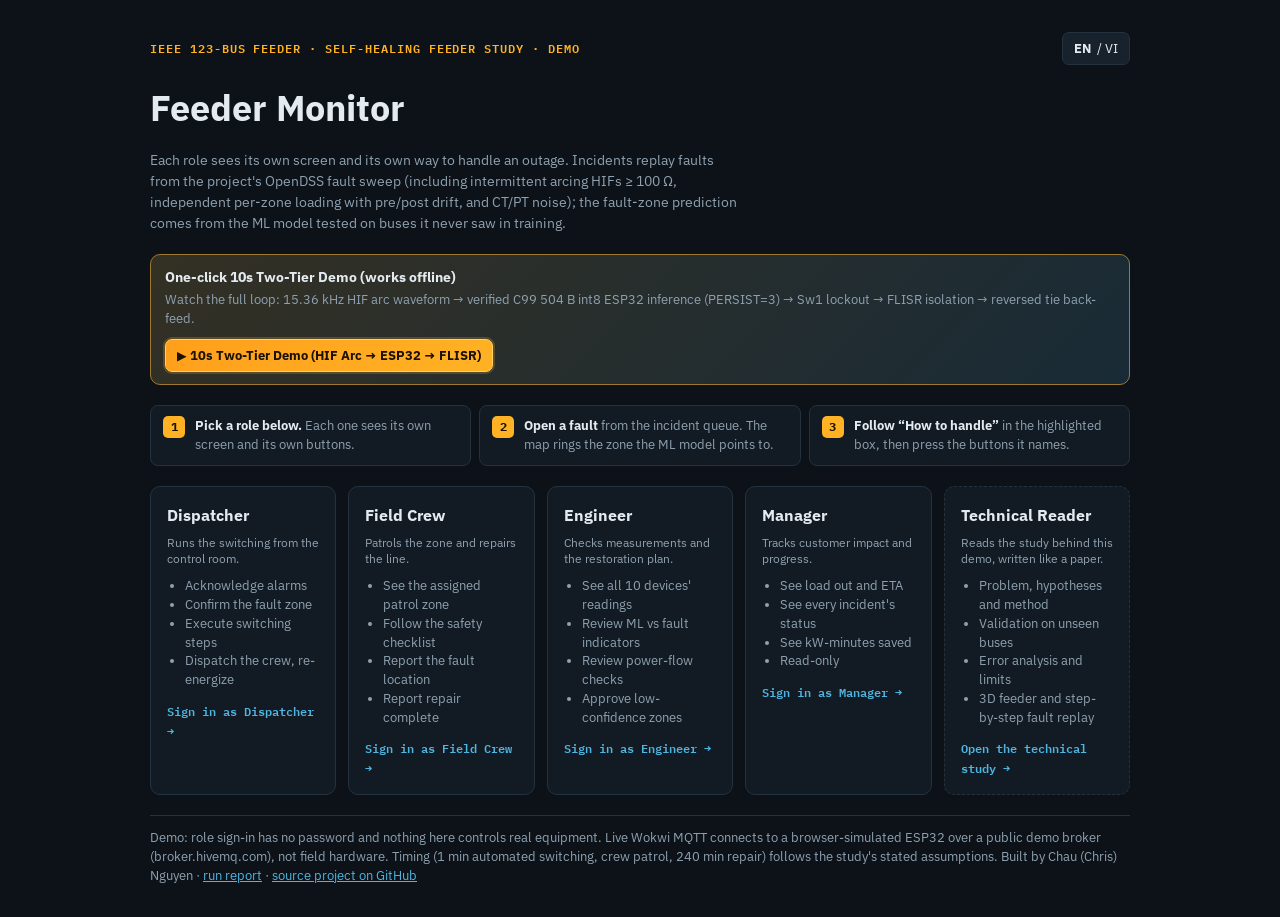
<file: docs/monitor/index.html>
<!DOCTYPE html>
<html lang="en">
<head>
<meta charset="utf-8">
<meta name="viewport" content="width=device-width, initial-scale=1">
<title>Feeder Monitor</title>
<meta name="description" content="Role-based outage monitor demo for the IEEE 123-bus self-healing feeder study: dispatcher, field crew, engineer and manager views over simulated faults, 10s two-tier HIF-to-FLISR demo, directional back-feed flow, and live Wokwi ESP32 MQTT.">
<link rel="preconnect" href="https://fonts.googleapis.com">
<link rel="preconnect" href="https://fonts.gstatic.com" crossorigin>
<link href="https://fonts.googleapis.com/css2?family=IBM+Plex+Sans:wght@400;500;600;700&family=IBM+Plex+Mono:wght@400;600&display=swap" rel="stylesheet">
<style>
:root{
  /* Utility control-room console: deep slate panels, SCADA conventions (red = closed, green = open),
     amber for alarms. One deliberate dark theme. Layout: incident queue | feeder map | role panel. */
  --bg:#0c1218; --panel:#121b23; --panel2:#17222c; --ink:#e3eaf0; --muted:#8fa1b0; --rule:#24323f;
  --accent:#4fb5e2; --closed:#e5484d; --open:#46a758; --alarm:#ffb224; --dead:#34424f; --good:#46a758; --bad:#e5484d;
  --flow-fwd:#bae6fd; --flow-rev:#ff9f1c; --flow-rev-glow:#ff5400;
  --f:"IBM Plex Sans","Segoe UI",system-ui,sans-serif; --m:"IBM Plex Mono",ui-monospace,Consolas,monospace;
  color-scheme:dark;
}
*{box-sizing:border-box}
html,body{height:100%}
body{margin:0;background:var(--bg);color:var(--ink);font:14px/1.5 var(--f)}
button{font:inherit;color:inherit;cursor:pointer}
:focus-visible{outline:2px solid var(--accent);outline-offset:2px}
@media (prefers-reduced-motion: reduce){*{animation:none!important;transition:none!important}}
.mono{font-family:var(--m)}
.num{font-variant-numeric:tabular-nums}
h1,h2,h3{margin:0;line-height:1.25}

/* sign-in */
#login{min-height:100%;display:grid;place-items:center;padding:32px 16px}
.lg{max-width:980px;width:100%;display:grid;gap:20px}
.lg-top{display:flex;justify-content:space-between;align-items:center;gap:12px;flex-wrap:wrap}
.lg .k{font:600 12px var(--m);color:var(--alarm);letter-spacing:.08em}
.lg h1{font-size:clamp(26px,4vw,36px);font-weight:700}
.lg p{color:var(--muted);max-width:74ch;margin:0}
.hero-demo{display:flex;flex-wrap:wrap;gap:10px 14px;align-items:center;justify-content:space-between;background:linear-gradient(135deg,color-mix(in srgb,var(--alarm) 14%,var(--panel)),color-mix(in srgb,var(--accent) 10%,var(--panel)));border:1px solid color-mix(in srgb,var(--alarm) 55%,var(--rule));border-radius:10px;padding:12px 14px}
.hero-demo .hd-t{display:grid;gap:2px;font-size:13px;color:var(--muted)}
.hero-demo .hd-t b{color:var(--ink);font-size:14px}
.roles{display:grid;grid-template-columns:repeat(auto-fit,minmax(180px,1fr));gap:12px}
.rc{background:var(--panel);border:1px solid var(--rule);border-radius:10px;padding:16px;text-align:left;display:grid;gap:8px;align-content:start}
.rc:hover{border-color:var(--accent)}
a.rc-link{color:inherit;text-decoration:none;border-style:dashed}
.rc b{font-size:16px}
.rc small{color:var(--muted);line-height:1.45}
.rc ul{margin:0;padding-left:18px;color:var(--muted);font-size:12.5px}
.rc .go{font:600 12px var(--m);color:var(--accent);margin-top:4px}
.disc{font-size:12.5px;color:var(--muted);border-top:1px solid var(--rule);padding-top:12px}
/* three-step "how to use" strip, on the sign-in screen and as a note bar inside the app */
.howto{list-style:none;margin:0;padding:0;display:grid;grid-template-columns:repeat(3,1fr);gap:8px}
.howto li{display:flex;gap:10px;align-items:flex-start;background:var(--panel);border:1px solid var(--rule);border-radius:8px;padding:10px 12px;font-size:13px;color:var(--muted)}
.howto li b{color:var(--ink)}
.howto .n{flex:none;display:grid;place-items:center;width:22px;height:22px;border-radius:5px;background:var(--alarm);color:#1d1300;font:700 12px var(--m)}
@media (max-width:760px){.howto{grid-template-columns:1fr}}
.guidebar{display:flex;gap:12px;align-items:flex-start;padding:9px 16px;background:color-mix(in srgb,var(--alarm) 9%,var(--panel));border-bottom:1px solid color-mix(in srgb,var(--alarm) 35%,var(--rule));font-size:13px;color:var(--muted)}
.guidebar .gk{flex:none;font:600 11.5px var(--m);letter-spacing:.07em;color:var(--alarm);padding-top:2px}
.guidebar ol{list-style:none;margin:0;padding:0;display:flex;flex-wrap:wrap;gap:4px 18px;flex:1}
.guidebar ol b{color:var(--ink)}
.guidebar .n{font:700 11.5px var(--m);color:var(--alarm);margin-right:4px}
.guidebar .gx{flex:none;border:1px solid var(--rule);background:var(--panel2);border-radius:6px;padding:2px 9px;font-size:12px}
.guidebar .gx:hover{border-color:var(--accent)}
#show-guide{display:none}
#app.noguide .guidebar{display:none}
#app.noguide #show-guide{display:inline-block}

/* app */
#app{display:none;height:100%;grid-template-rows:auto auto minmax(0,1fr)}
#app>main{grid-row:3}
header{display:flex;flex-wrap:wrap;gap:8px 12px;align-items:center;justify-content:space-between;padding:10px 16px;border-bottom:1px solid var(--rule);background:var(--panel)}
header .t{display:flex;gap:12px;align-items:baseline;flex-wrap:wrap}
header .t b{font-size:15px}
header .t span{color:var(--muted);font-size:12.5px}
.badge{font:600 12px var(--m);padding:3px 10px;border-radius:999px;border:1px solid var(--accent);color:var(--accent)}
.hb{display:flex;gap:7px;flex-wrap:wrap;align-items:center}
.btn{border:1px solid var(--rule);background:var(--panel2);border-radius:7px;padding:6px 11px;font-size:12.5px;display:inline-flex;align-items:center;gap:6px}
.btn:hover{border-color:var(--accent)}
.btn.p{background:var(--accent);border-color:var(--accent);color:#06131b;font-weight:600}
.btn.w{background:var(--alarm);border-color:var(--alarm);color:#1d1300;font-weight:600}
.btn.demo-btn{background:linear-gradient(135deg,#ff9f1c,#ffb224);border-color:#ffd166;color:#1b1100;font-weight:700;box-shadow:0 0 0 2px color-mix(in srgb,#ffb224 22%,transparent)}
.btn.demo-btn:hover{filter:brightness(1.06)}
.btn.demo-btn.running{background:#e5484d;border-color:#ff7b7f;color:#fff}
.btn.mqtt-btn{border-color:color-mix(in srgb,var(--accent) 45%,var(--rule))}
.btn.mqtt-btn.live{border-color:var(--good);background:color-mix(in srgb,var(--good) 16%,var(--panel2));color:#a8ebb2}
.btn.mqtt-btn.err{border-color:var(--bad);color:#ff9b9e}
.dot{width:8px;height:8px;border-radius:50%;background:var(--muted);display:inline-block}
.dot.wait{background:var(--alarm);animation:blink .9s infinite}
.dot.live{background:var(--good);box-shadow:0 0 6px var(--good)}
.dot.err{background:var(--bad)}
@keyframes blink{0%,100%{opacity:1}50%{opacity:.25}}
.btn:disabled{opacity:.4;cursor:default}
main{display:grid;grid-template-columns:264px minmax(0,1fr) 380px;min-height:0}
@media (max-width:1180px){main{grid-template-columns:1fr} #app{height:auto} .col{max-height:none!important;border-right:0;border-bottom:1px solid var(--rule)} #panel{order:-1}}
.col{min-height:0;overflow:auto;padding:14px;border-right:1px solid var(--rule)}
.col:last-child{border-right:0}
.sec{font:600 11.5px var(--m);letter-spacing:.07em;color:var(--muted);margin:2px 0 8px}

/* queue */
.q{display:grid;gap:6px}
.qi{border:1px solid var(--rule);background:var(--panel);border-radius:8px;padding:8px 10px;text-align:left;display:grid;gap:3px}
.qi[aria-current="true"]{border-color:var(--accent);background:var(--panel2)}
.qi .r1{display:flex;justify-content:space-between;gap:8px;font-size:13px}
.qi .r2{font-size:12px;color:var(--muted)}
.pill{font:600 11px var(--m);padding:1px 7px;border-radius:999px;white-space:nowrap}
.s-alarm{background:color-mix(in srgb,var(--alarm) 20%,transparent);color:var(--alarm)}
.s-switching,.s-review{background:color-mix(in srgb,var(--accent) 18%,transparent);color:var(--accent)}
.s-crew,.s-awaiting{background:color-mix(in srgb,#b08cff 20%,transparent);color:#c7adff}
.s-repaired{background:color-mix(in srgb,var(--alarm) 14%,transparent);color:#ffd27a}
.s-closed{background:color-mix(in srgb,var(--good) 18%,transparent);color:#7fd18b}

/* two-tier demo & live Wokwi MQTT strip */
.tt-box{display:none;background:var(--panel);border:1px solid color-mix(in srgb,var(--alarm) 50%,var(--rule));border-radius:10px;padding:10px 12px;margin-bottom:10px;gap:10px}
.tt-box.on{display:grid}
.tt-box.mqtt-mode{border-color:color-mix(in srgb,var(--good) 55%,var(--rule))}
.tt-head{display:flex;justify-content:space-between;align-items:center;gap:8px;flex-wrap:wrap}
.tt-head b{font-size:13px;display:flex;align-items:center;gap:7px}
.tt-tag{font:700 10.5px var(--m);padding:2px 7px;border-radius:4px;background:color-mix(in srgb,var(--alarm) 22%,transparent);color:var(--alarm)}
.tt-tag.ok{background:color-mix(in srgb,var(--good) 22%,transparent);color:#7fd18b}
.tt-tag.info{background:color-mix(in srgb,var(--accent) 20%,transparent);color:var(--accent)}
.tt-grid{display:grid;grid-template-columns:minmax(220px,1.05fr) minmax(220px,1fr);gap:10px;align-items:stretch}
@media (max-width:760px){.tt-grid{grid-template-columns:1fr}}
.wave-card{background:#090f14;border:1px solid var(--rule);border-radius:8px;padding:7px 8px;display:grid;gap:5px}
.wave-card .wc-h{display:flex;justify-content:space-between;gap:6px;font:600 10.5px var(--m);color:var(--muted)}
.wave-card canvas{width:100%;height:96px;display:block;border-radius:4px}
.tt-info{background:var(--panel2);border:1px solid var(--rule);border-radius:8px;padding:8px 10px;display:grid;gap:6px;align-content:start}
.tt-chips{display:flex;flex-wrap:wrap;gap:5px}
.chip{font:600 11px var(--m);padding:2px 7px;border-radius:5px;background:#0c141c;border:1px solid var(--rule);color:var(--ink)}
.chip.al{border-color:var(--alarm);color:var(--alarm)}
.chip.ok{border-color:var(--good);color:#8be397}
.tt-desc{font-size:12.5px;color:var(--ink);line-height:1.45}
.tt-note{font-size:11.5px;color:var(--muted);line-height:1.4}
.tt-prog{display:grid;gap:5px}
.tt-bar{height:6px;background:var(--panel2);border-radius:999px;overflow:hidden;border:1px solid var(--rule)}
.tt-bar i{display:block;height:100%;width:0;background:linear-gradient(90deg,var(--alarm),var(--accent),var(--flow-rev));transition:width .12s linear}
.tt-steps{display:grid;grid-template-columns:repeat(4,1fr);gap:5px}
.tt-steps span{font:600 10.5px var(--m);padding:3px 6px;border-radius:5px;background:var(--panel2);border:1px solid var(--rule);color:var(--muted);text-align:center}
.tt-steps span.on{border-color:var(--alarm);color:var(--alarm);background:color-mix(in srgb,var(--alarm) 12%,var(--panel2))}
.tt-steps span.done{border-color:color-mix(in srgb,var(--good) 45%,transparent);color:#7fd18b}
.lcd{background:#0b2316;border:2px solid #264d36;border-radius:6px;padding:6px 8px;font:600 11.5px/1.4 var(--m);color:#9ef5b4;white-space:pre;overflow:hidden;letter-spacing:.03em}

/* map */
.mapwrap{background:var(--panel);border:1px solid var(--rule);border-radius:10px;overflow:auto}
.mapwrap svg{display:block;width:100%;min-width:560px;height:auto}
.edge{fill:none;stroke-linecap:round;transition:stroke .35s,opacity .35s}
.edge.ug{stroke-dasharray:70 45}
.edge.dead{stroke-dasharray:28 34}
.tie-line{stroke:var(--muted);stroke-width:14;stroke-dasharray:40 40;fill:none}
.tie-line.closed{stroke:var(--flow-rev);stroke-width:30;stroke-dasharray:none}
.flow-fwd{fill:none;stroke:var(--flow-fwd);stroke-width:13;stroke-linecap:round;stroke-dasharray:55 125;opacity:.78;animation:flowMove 1.45s linear infinite}
.flow-rev-halo{fill:none;stroke:var(--flow-rev-glow);stroke-width:44;stroke-linecap:round;opacity:.26}
.flow-rev{fill:none;stroke:var(--flow-rev);stroke-width:22;stroke-linecap:round;stroke-dasharray:75 95;opacity:.96;animation:flowRevMove .9s linear infinite}
@keyframes flowMove{from{stroke-dashoffset:180}to{stroke-dashoffset:0}}
@keyframes flowRevMove{from{stroke-dashoffset:170}to{stroke-dashoffset:0}}
.arr-fwd{fill:var(--flow-fwd);stroke:#0c1218;stroke-width:7;opacity:.92}
.arr-rev{fill:#ffd166;stroke:#241100;stroke-width:9;opacity:1}
.dev rect,.tie circle{stroke:#0c1218;stroke-width:16;transition:fill .3s}
.dev rect.amber,.tie circle.amber{fill:var(--alarm)!important}
.dev rect.purple{fill:#9d4edd!important}
.dev rect.stuck{fill:#ff2a2a!important;animation:blink .6s infinite}
.dlabel{font:600 100px var(--f);fill:var(--ink);paint-order:stroke;stroke:var(--panel);stroke-width:26px}
.zlabel{font:700 124px var(--f);paint-order:stroke;stroke:var(--panel);stroke-width:30px;transition:opacity .35s}
.zlabel tspan{font:500 96px var(--f)}
.load{fill:var(--ink);opacity:.45}
.boltg{display:none}.boltg.on{display:inline}
.bolt{fill:var(--alarm);stroke:#0c1218;stroke-width:12}
.ring{fill:none;stroke:var(--alarm);stroke-width:22;animation:pulse 1.6s ease-out infinite;transform-box:fill-box;transform-origin:center}
@keyframes pulse{0%{opacity:.9;transform:scale(.5)}100%{opacity:0;transform:scale(1.5)}}
.zring{fill:none;stroke:var(--accent);stroke-width:18;stroke-dasharray:50 30}
.legend{display:flex;flex-wrap:wrap;gap:5px 14px;font-size:12px;color:var(--muted);margin-top:8px}
.legend i{display:inline-block;width:10px;height:10px;border-radius:2px;margin-right:5px;vertical-align:-1px}
.legend .lg-rev{color:#ffd166;font-weight:600}
.legend .lg-rev i{background:var(--flow-rev);box-shadow:0 0 6px var(--flow-rev-glow)}
.legend .lg-fwd i{background:var(--flow-fwd)}
.stage{display:flex;flex-wrap:wrap;gap:6px;margin:12px 0 4px}
.stage span{font:600 11px var(--m);padding:3px 8px;border-radius:5px;background:var(--panel);border:1px solid var(--rule);color:var(--muted)}
.stage span.on{border-color:var(--accent);color:var(--accent)}
.stage span.done{color:var(--good);border-color:color-mix(in srgb,var(--good) 40%,transparent)}
.log{font:12px/1.55 var(--m);color:var(--muted);background:var(--panel);border:1px solid var(--rule);border-radius:8px;padding:8px 10px;max-height:190px;overflow:auto;margin-top:10px}
.log b{color:var(--ink);font-weight:600}

/* role panel */
.card{background:var(--panel);border:1px solid var(--rule);border-radius:10px;padding:12px;margin-bottom:12px;display:grid;gap:8px}
.card h3{font-size:14px}
.card .hint{font-size:12.5px;color:var(--muted)}
.how{border-left:3px solid var(--accent);padding-left:10px;font-size:12.5px;color:var(--muted)}
.how b{color:var(--ink)}
/* the role's playbook: the main content of each role, so it sits first and stands out */
.howcard{background:color-mix(in srgb,var(--accent) 12%,var(--panel));border:1px solid var(--accent);box-shadow:0 0 0 3px color-mix(in srgb,var(--accent) 18%,transparent)}
.howcard h3{font-size:15px;color:var(--accent);display:flex;align-items:center;gap:8px;letter-spacing:.02em}
.howcard h3 .ic{font-size:11px}
.howcard .how{border-left:0;padding-left:0;font-size:14px;line-height:1.6;color:var(--ink)}
.howcard .how b{color:var(--accent)}
.alarm{border-color:color-mix(in srgb,var(--alarm) 60%,transparent);background:color-mix(in srgb,var(--alarm) 8%,var(--panel))}
.bars{display:grid;gap:5px}
.bar{display:grid;grid-template-columns:52px 1fr 54px;gap:8px;align-items:center;font-size:12.5px}
.bar .tr{height:10px;background:var(--panel2);border-radius:3px;overflow:hidden}
.bar .tr i{display:block;height:100%;background:var(--accent)}
.steps{list-style:none;margin:0;padding:0;display:grid;gap:6px}
.steps li{display:grid;grid-template-columns:20px 1fr auto;gap:8px;align-items:start;font-size:12.5px;background:var(--panel2);border-radius:6px;padding:7px 8px}
.steps li .k{font:600 11px var(--m);color:var(--muted)}
.steps li.done{opacity:.6}
.steps li.done .k{color:var(--good)}
.chk{display:grid;gap:6px}
.chk label{display:grid;grid-template-columns:18px 1fr;gap:8px;font-size:12.5px;background:var(--panel2);border-radius:6px;padding:7px 8px;cursor:pointer}
.chk input{accent-color:var(--good);margin:2px 0 0}
.chk label.lock{opacity:.45;cursor:not-allowed}
table{border-collapse:collapse;width:100%;font-size:12px}
th,td{padding:4px 6px;border-bottom:1px solid var(--rule);text-align:right;font-variant-numeric:tabular-nums}
th{font:600 10.5px var(--m);color:var(--muted)}
th:first-child,td:first-child{text-align:left}
tr.flag td{color:var(--alarm)}
.kpis{display:grid;grid-template-columns:repeat(2,1fr);gap:8px}
.kpi{background:var(--panel2);border-radius:8px;padding:9px 10px;font-size:12px;color:var(--muted)}
.kpi b{display:block;font-size:20px;color:var(--ink);font-variant-numeric:tabular-nums}
.note{font-size:12px;color:var(--muted)}
.lockmsg{font-size:12.5px;color:var(--muted);background:var(--panel2);border-radius:6px;padding:8px 10px}
.ok{color:var(--good)} .warn{color:var(--alarm)} .err{color:var(--bad)}
</style>
</head>
<body>

<section id="login" aria-label="Choose a role">
  <div class="lg">
    <div class="lg-top">
      <div class="k">IEEE 123-BUS FEEDER · SELF-HEALING FEEDER STUDY · DEMO</div>
      <button class="btn" id="lang-login" type="button">EN / VI</button>
    </div>
    <h1 id="lg-title">Feeder Monitor</h1>
    <p id="lg-sub">Each role sees its own screen and its own way to handle an outage. Incidents replay faults from the project's OpenDSS fault sweep (including intermittent arcing HIFs ≥ 100 Ω, independent per-zone loading with pre/post drift, and CT/PT noise); the fault-zone prediction comes from the ML model tested on buses it never saw in training.</p>
    <div class="hero-demo">
      <div class="hd-t">
        <b id="hd-title">One-click 10s Two-Tier Demo (works offline)</b>
        <span id="hd-sub">Watch the full loop: 15.36 kHz HIF arc waveform → verified C99 504 B int8 ESP32 inference (PERSIST=3) → Sw1 lockout → FLISR isolation → reversed tie back-feed.</span>
      </div>
      <button class="btn demo-btn" id="login-demo-btn" type="button">▶ 10s Two-Tier Demo (HIF Arc → ESP32 → FLISR)</button>
    </div>
    <ol class="howto" id="lg-howto" aria-label="How to use the Monitor">
      <li><span class="n">1</span><span><b>Pick a role below.</b> Each one sees its own screen and its own buttons.</span></li>
      <li><span class="n">2</span><span><b>Open a fault</b> from the incident queue. The map rings the zone the ML model points to.</span></li>
      <li><span class="n">3</span><span><b>Follow “How to handle”</b> in the highlighted box, then press the buttons it names.</span></li>
    </ol>
    <div class="roles" id="role-cards"></div>
    <div class="disc" id="lg-disc">Demo: role sign-in has no password and nothing here controls real equipment. Live Wokwi MQTT connects to a browser-simulated ESP32 over a public demo broker (broker.hivemq.com), not field hardware. Timing (1 min automated switching, crew patrol, 240 min repair) follows the study's stated assumptions. Built by Chau (Chris) Nguyen · <a href="../" style="color:var(--accent)">run report</a> · <a href="https://github.com/chau1912550/self-healing-feeder" style="color:var(--accent)">source project on GitHub</a></div>
  </div>
</section>

<div id="app">
  <header>
    <div class="t"><a href="../" id="back-link" style="color:var(--accent);font-size:12.5px;text-decoration:none">← Run report</a><b id="app-title">Feeder Monitor</b><span id="app-sub">IEEE 123-bus · 4.16 kV · simulated incidents</span></div>
    <div class="hb">
      <span class="badge" id="role-badge"></span>
      <button class="btn demo-btn" id="demo-10s" type="button">▶ 10s Two-Tier Demo (HIF Arc → ESP32 → FLISR)</button>
      <button class="btn mqtt-btn" id="mqtt-toggle" type="button"><span class="dot" id="mqtt-dot"></span><span id="mqtt-label">Live Wokwi MQTT</span></button>
      <button class="btn w" id="new-fault" type="button">Replay next fault</button>
      <button class="btn" id="reset" type="button">Reset demo</button>
      <button class="btn" id="switch-role" type="button">Switch role</button>
      <button class="btn" id="show-guide" type="button">How to use</button>
      <button class="btn" id="lang-app" type="button">EN / VI</button>
    </div>
  </header>
  <div class="guidebar" id="guidebar" role="note" aria-label="How to use this screen">
    <span class="gk" id="gb-k">HOW TO USE</span>
    <ol id="gb-list">
      <li><span class="n">1</span><b>Incident queue:</b> pick a fault.</li>
      <li><span class="n">2</span><b>Feeder map:</b> the dashed ring is the zone the ML model points to.</li>
      <li><span class="n">3</span><b>How to handle:</b> read your steps, then press the buttons they name.</li>
      <li><b>Replay next fault</b> adds an incident · <b>Switch role</b> shows the same fault from another seat.</li>
    </ol>
    <button class="gx" id="hide-guide" type="button" aria-label="Hide this note">Hide</button>
  </div>
  <main>
    <div class="col" style="max-height:calc(100vh - var(--top,58px))">
      <div class="sec" id="sec-queue">INCIDENT QUEUE</div>
      <div class="q" id="queue"></div>
      <p class="note" style="margin-top:12px" id="queue-note"></p>
    </div>
    <div class="col" style="max-height:calc(100vh - var(--top,58px))">
      <div class="sec" id="map-title">FEEDER</div>
      <div class="tt-box" id="tt-box" aria-live="polite">
        <div class="tt-head">
          <b id="tt-title">Tier-1 Edge HIF → Tier-2 FLISR</b>
          <div style="display:flex;gap:6px;align-items:center;flex-wrap:wrap">
            <span class="tt-tag" id="tt-tag">SIMULATION</span>
            <button class="btn" id="tt-close" type="button" style="padding:2px 8px;font-size:11.5px">✕</button>
          </div>
        </div>
        <div class="tt-grid">
          <div class="wave-card">
            <div class="wc-h"><span id="wc-left">15.36 kHz Residual Current (Emanuel Arc)</span><span id="wc-right">256 pts/cyc</span></div>
            <canvas id="hif-wave" width="460" height="110"></canvas>
            <div class="lcd" id="mqtt-lcd" style="display:none"></div>
          </div>
          <div class="tt-info">
            <div class="tt-chips" id="tt-chips"></div>
            <div class="tt-desc" id="tt-desc"></div>
            <div class="tt-note" id="tt-note"></div>
          </div>
        </div>
        <div class="tt-prog" id="tt-prog">
          <div class="tt-bar"><i id="tt-fill"></i></div>
          <div class="tt-steps" id="tt-steps">
            <span data-ph="0">0–2.5s · HIF Arc + C99</span>
            <span data-ph="1">2.5–4.5s · Lockout &amp; FLISR</span>
            <span data-ph="2">4.5–6.5s · Isolate Zone</span>
            <span data-ph="3">6.5–10s · Re-close &amp; Tie Back-feed</span>
          </div>
        </div>
      </div>
      <div class="mapwrap" id="map"></div>
      <div class="legend" id="map-legend">
        <span><i style="background:var(--closed)"></i>closed device</span>
        <span><i style="background:var(--open)"></i>open device</span>
        <span><i style="background:var(--dead)"></i>de-energized line</span>
        <span class="lg-fwd"><i></i>forward supply (from Substation)</span>
        <span class="lg-rev"><i></i>Reversed back-feed via tie</span>
        <span><i style="background:var(--alarm)"></i>fault location (shown after the crew finds it)</span>
        <span><i style="background:transparent;border:2px dashed var(--accent)"></i>zone the ML model points to</span>
      </div>
      <div class="stage" id="stage"></div>
      <div class="log" id="log" aria-live="polite"></div>
    </div>
    <div class="col" style="max-height:calc(100vh - var(--top,58px))" id="panel"></div>
  </main>
</div>

<script>
(function(){
"use strict";

/* ---- Verified Tier-1 C99 constants (from hif_sensor/results/c_firmware_verify.json & test_vectors.json) ---- */
const VERIFIED_HIF = {
  params: 417,
  bytes: 504,
  threshold: 0.982635,
  persist_windows: 3,
  vector1_prob: 0.998090,
  host_latency_us: 0.5399,
  fs_khz: 15.36
};

/* ---- Wokwi MQTT schema (matches shf/panel.py & board/wokwi/sketch.ino) ---- */
const MQTT_WSS_URL = "wss://broker.hivemq.com:8884/mqtt";
const TOPIC_HIF = "shf/shf123-demo/hif";
const TOPIC_STATE = "shf/shf123-demo/state";
const PANEL_LAMPS = ["Sw1","Sw2","Sw3","Sw4","Sw5","L13","L45","L61","L68","L77","Sw7","Sw9"];

/* ---- Language (EN / VI, shared shf-lang key with main report) ---- */
const initLang = () => {
  const q = new URLSearchParams(location.search).get("lang");
  if(q === "vi" || q === "en") return q;
  try{ const sv = localStorage.getItem("shf-lang"); if(sv === "vi" || sv === "en") return sv; }catch(e){}
  return "en";
};
let LANG = initLang();
const tr = (en, vi) => (LANG === "vi" ? vi : en);
document.documentElement.lang = LANG;

const ROLES = {
  dispatcher: {
    name:["Dispatcher","Điều độ viên"],
    blurb:["Runs the switching from the control room.","Điều hành đóng cắt từ phòng điều khiển."],
    can:[
      ["Acknowledge alarms","Xác nhận cảnh báo"],
      ["Confirm the fault zone","Xác nhận zone sự cố"],
      ["Execute switching steps","Thực hiện trình tự đóng cắt"],
      ["Dispatch the crew, re-energize","Điều đội tuần tra, đóng điện lại"]
    ]
  },
  crew: {
    name:["Field Crew","Đội hiện trường"],
    blurb:["Patrols the zone and repairs the line.","Tuần tra đoạn lưới và sửa chữa sự cố."],
    can:[
      ["See the assigned patrol zone","Xem zone được giao tuần tra"],
      ["Follow the safety checklist","Thực hiện bảng kiểm an toàn"],
      ["Report the fault location","Báo vị trí điểm sự cố"],
      ["Report repair complete","Báo hoàn tất sửa chữa"]
    ]
  },
  engineer: {
    name:["Engineer","Kỹ sư bảo vệ"],
    blurb:["Checks measurements and the restoration plan.","Kiểm tra số đo và phương án khôi phục."],
    can:[
      ["See all 10 devices' readings","Xem số đo của đủ 10 thiết bị"],
      ["Review ML vs fault indicators","Đối chiếu ML với bộ chỉ báo FPI"],
      ["Review power-flow checks","Kiểm tra kết quả trào lưu công suất"],
      ["Approve low-confidence zones","Duyệt các ca độ tự tin thấp"]
    ]
  },
  manager: {
    name:["Manager","Quản lý vận hành"],
    blurb:["Tracks customer impact and progress.","Theo dõi ảnh hưởng khách hàng và tiến độ."],
    can:[
      ["See load out and ETA","Xem phụ tải đang mất điện"],
      ["See every incident's status","Xem trạng thái mọi sự cố"],
      ["See kW-minutes saved","Xem mức giảm kW·phút"],
      ["Read-only","Chế độ chỉ đọc"]
    ]
  }
};
const STATUS = {
  alarm:["ALARM","CẢNH BÁO"],
  review:["ENG REVIEW","KỸ SƯ DUYỆT"],
  switching:["SWITCHING","ĐANG ĐÓNG CẮT"],
  awaiting:["AWAIT CREW","CHỜ ĐỘI ĐẾN"],
  crew:["CREW ON SITE","ĐỘI TẠI HIỆN TRƯỜNG"],
  repaired:["REPAIRED","ĐÃ SỬA XONG"],
  closed:["CLOSED","ĐÃ ĐÓNG CA"]
};
const CHECKS = [
  ["clearance","Receive the clearance from the dispatcher for the isolated section.","Nhận lệnh cho phép làm việc từ điều độ cho đoạn đã cô lập."],
  ["tags","Verify every isolation point is open and tagged.","Kiểm tra mọi điểm cô lập đã mở và treo biển báo."],
  ["test","Test for absence of voltage on all phases.","Thử hết điện trên cả 3 pha."],
  ["ground","Install grounds on both sides of the work: ground end first, line end second (OSHA 1910.269).","Đặt tiếp địa hai đầu khu vực làm việc: đấu đầu đất trước, đầu dây sau (OSHA 1910.269)."],
  ["patrol","Patrol the zone and locate the fault.","Tuần tra trong zone và xác định điểm sự cố."],
  ["repair","Repair, remove grounds line end first, release tags and return the clearance.","Sửa chữa, tháo tiếp địa đầu dây trước, gỡ biển và trả lệnh công tác."]
];

const $ = id => document.getElementById(id);
const store = {
  get(k,d){ try{ const v = localStorage.getItem("fcr:"+k); return v == null ? d : JSON.parse(v); }catch(e){ return d; } },
  set(k,v){ try{ localStorage.setItem("fcr:"+k, JSON.stringify(v)); }catch(e){} }
};
const fmt = n => Number(n).toLocaleString("en-US");
const pct = v => (v*100).toFixed(1) + "%";
const esc = s => String(s).replace(/[&<>"']/g, c => ({"&":"&amp;","<":"&lt;",">":"&gt;",'"':"&quot;","'":"&#39;"}[c]));
let D, G, ZONES, ZC, ZI, PARENT, REST, LEN = {};
let GRAPH = null;
let role = null;

/* ---- State for 10s Two-Tier Demo & Live Wokwi MQTT ---- */
const DEMO = { active:false, startMs:0, raf:0, timers:[], incId:null, phase:-1, persistShown:0 };
const MQTT_ST = {
  status:"off", // off | connecting | live | err
  client:null,
  lastHif:null,
  lastState:null,
  activeView:false, // when true, map displays live Wokwi state
  lastTs:0,
  errMsg:""
};

function renderLoginStatic(){
  $("lg-title").textContent = tr("Feeder Monitor","Màn hình Giám sát Lưới");
  $("lg-sub").textContent = tr(
    "Each role sees its own screen and its own way to handle an outage. Incidents replay faults from the project's OpenDSS fault sweep (including intermittent arcing HIFs ≥ 100 Ω, independent per-zone loading with pre/post drift, and CT/PT noise); the fault-zone prediction comes from the ML model tested on buses it never saw in training.",
    "Mỗi vai trò có màn hình và quy trình xử lý sự cố riêng. Các sự cố phát lại từ tập mô phỏng OpenDSS của dự án (gồm sự cố hồ quang HIF chập chờn ≥ 100 Ω, tải biến động theo từng zone và nhiễu CT/PT); dự đoán zone sự cố đến từ mô hình ML kiểm thử trên các bus chưa từng thấy."
  );
  $("hd-title").textContent = tr("One-click 10s Two-Tier Demo (works offline)","Chạy nhanh Demo 2 tầng trong 10 giây (chạy cả khi ngoại tuyến)");
  $("hd-sub").textContent = tr(
    "Watch the full loop: 15.36 kHz HIF arc waveform → verified C99 504 B int8 ESP32 inference (PERSIST=3) → Sw1 lockout → FLISR isolation → reversed tie back-feed.",
    "Xem trọn chu trình 2 tầng: sóng hồ quang 15.36 kHz → suy luận C99 504 B int8 trên ESP32 (PERSIST=3) → Sw1 lockout → FLISR cô lập → đóng dao liên lạc cấp ngược tải lành."
  );
  $("login-demo-btn").textContent = tr("▶ 10s Two-Tier Demo (HIF Arc → ESP32 → FLISR)","▶ Demo 2 tầng 10s (Hồ quang HIF → ESP32 → FLISR)");
  $("lg-howto").innerHTML = tr(
    `<li><span class="n">1</span><span><b>Pick a role below.</b> Each one sees its own screen and its own buttons.</span></li>
     <li><span class="n">2</span><span><b>Open a fault</b> from the incident queue. The map rings the zone the ML model points to.</span></li>
     <li><span class="n">3</span><span><b>Follow “How to handle”</b> in the highlighted box, then press the buttons it names.</span></li>`,
    `<li><span class="n">1</span><span><b>Chọn vai trò bên dưới.</b> Mỗi vai trò thấy màn hình và nút thao tác riêng.</span></li>
     <li><span class="n">2</span><span><b>Mở một sự cố</b> từ danh sách. Bản đồ khoanh tròn zone mà mô hình ML chỉ định.</span></li>
     <li><span class="n">3</span><span><b>Làm theo “Hướng dẫn xử lý”</b> ở ô nổi bật và bấm các nút tương ứng.</span></li>`
  );
  $("lg-disc").innerHTML = tr(
    `Demo: role sign-in has no password and nothing here controls real equipment. Live Wokwi MQTT connects to a browser-simulated ESP32 over a public demo broker (broker.hivemq.com), not field hardware. Timing (1 min automated switching, crew patrol, 240 min repair) follows the study's stated assumptions. Built by Chau (Chris) Nguyen · <a href="../" style="color:var(--accent)">run report</a> · <a href="https://github.com/chau1912550/self-healing-feeder" style="color:var(--accent)">source project on GitHub</a>`,
    `Bản minh họa: đăng nhập vai trò không cần mật khẩu và không điều khiển thiết bị thật nào. Kênh Live Wokwi MQTT kết nối với ESP32 mô phỏng trên trình duyệt qua broker công khai (broker.hivemq.com), không phải phần cứng mang điện ngoài hiện trường. Thời gian (1 phút đóng cắt tự động, tuần tra, 240 phút sửa) theo giả định nghiên cứu. Tác giả: Châu Nguyễn · <a href="../" style="color:var(--accent)">trang báo cáo</a> · <a href="https://github.com/chau1912550/self-healing-feeder" style="color:var(--accent)">mã nguồn GitHub</a>`
  );
  $("role-cards").innerHTML = Object.entries(ROLES).map(([k, r]) =>
    `<button class="rc" data-role="${k}"><b>${tr(...r.name)}</b><small>${tr(...r.blurb)}</small><ul>${r.can.map(c => `<li>${tr(...c)}</li>`).join("")}</ul><span class="go">${tr("Sign in as " + r.name[0],"Vào vai " + r.name[1])} →</span></button>`).join("")
    + `<a class="rc rc-link" href="../study/"><b>${tr("Technical Reader","Độc giả kỹ thuật")}</b><small>${tr("Reads the study behind this demo, written like a paper.","Đọc toàn bộ nghiên cứu phía sau bản demo này theo dạng bài báo.")}</small><ul><li>${tr("Problem, hypotheses and method","Bài toán, giả thuyết và phương pháp")}</li><li>${tr("Validation on unseen buses","Kiểm định trên bus chưa thấy")}</li><li>${tr("Error analysis and limits","Phân tích lỗi và giới hạn")}</li><li>${tr("3D feeder and step-by-step fault replay","Mô hình 3D và diễn lại sự cố từng bước")}</li></ul><span class="go">${tr("Open the technical study","Mở trang nghiên cứu kỹ thuật")} →</span></a>`;
  document.querySelectorAll(".rc[data-role]").forEach(b => b.addEventListener("click", () => { if(D) signIn(b.dataset.role); }));
  const langLabel = LANG === "vi" ? "EN / <b>VI</b>" : "<b>EN</b> / VI";
  $("lang-login").innerHTML = langLabel;
  $("lang-app").innerHTML = langLabel;
}

function renderAppChrome(){
  $("back-link").textContent = tr("← Run report","← Trang báo cáo");
  $("app-title").textContent = tr("Feeder Monitor","Giám sát Lưới");
  $("app-sub").textContent = tr("IEEE 123-bus · 4.16 kV · simulated incidents","IEEE 123-bus · 4.16 kV · sự cố mô phỏng");
  if(role) $("role-badge").textContent = tr("Signed in: ","Vai trò: ") + tr(...ROLES[role].name);
  $("new-fault").textContent = tr("Replay next fault","Phát sự cố tiếp");
  $("reset").textContent = tr("Reset demo","Đặt lại demo");
  $("switch-role").textContent = tr("Switch role","Đổi vai trò");
  $("show-guide").textContent = tr("How to use","Hướng dẫn");
  $("gb-k").textContent = tr("HOW TO USE","CÁCH DÙNG");
  $("gb-list").innerHTML = tr(
    `<li><span class="n">1</span><b>Incident queue:</b> pick a fault.</li>
     <li><span class="n">2</span><b>Feeder map:</b> the dashed ring is the zone the ML model points to.</li>
     <li><span class="n">3</span><b>How to handle:</b> read your steps, then press the buttons they name.</li>
     <li><b>10s Two-Tier Demo</b> plays HIF → ESP32 → FLISR offline · <b>Live Wokwi MQTT</b> listens to the simulated ESP32.</li>`,
    `<li><span class="n">1</span><b>Danh sách sự cố:</b> chọn một sự cố.</li>
     <li><span class="n">2</span><b>Bản đồ lưới:</b> vòng đứt nét là zone mô hình ML gợi ý.</li>
     <li><span class="n">3</span><b>Hướng dẫn xử lý:</b> đọc các bước rồi bấm nút tương ứng.</li>
     <li><b>Demo 10s</b> chạy trọn HIF → ESP32 → FLISR ngay cả khi ngoại tuyến · <b>Live Wokwi MQTT</b> nghe từ ESP32 mô phỏng.</li>`
  );
  $("hide-guide").textContent = tr("Hide","Ẩn");
  $("sec-queue").textContent = tr("INCIDENT QUEUE","DANH SÁCH SỰ CỐ");
  $("map-legend").innerHTML = `
    <span><i style="background:var(--closed)"></i>${tr("closed device","dao đang đóng")}</span>
    <span><i style="background:var(--open)"></i>${tr("open device","dao đang mở")}</span>
    <span><i style="background:var(--dead)"></i>${tr("de-energized line","đường dây mất điện")}</span>
    <span class="lg-fwd"><i></i>${tr("forward supply (from Substation)","dòng cấp xuôi (từ Trạm nguồn)")}</span>
    <span class="lg-rev"><i></i>${tr("Reversed back-feed via tie","Dòng cấp ngược qua dao liên lạc")}</span>
    <span><i style="background:var(--alarm)"></i>${tr("fault location (shown after crew finds it / demo)","vị trí sự cố (hiện khi phát hiện / demo)")}</span>
    <span><i style="background:transparent;border:2px dashed var(--accent)"></i>${tr("zone the ML model points to","zone mô hình ML gợi ý")}</span>`;
  updateDemoButton();
  updateMqttButton();
}

function toggleLang(){
  LANG = LANG === "en" ? "vi" : "en";
  document.documentElement.lang = LANG;
  try{ localStorage.setItem("shf-lang", LANG); }catch(e){}
  renderLoginStatic();
  renderAppChrome();
  if(D && role){ render(); updateTwoTierPanel(); }
}
$("lang-login").addEventListener("click", toggleLang);
$("lang-app").addEventListener("click", toggleLang);

renderLoginStatic();

fetch("data.json").then(r => r.json()).then(init).catch(() => {
  $("role-cards").insertAdjacentHTML("afterend", `<p class="err">Could not load data.json.</p>`);
});

function init(data){
  D = data; G = D.geo;
  ZONES = G.zones.map(z => z.name);
  ZC = Object.fromEntries(G.zones.map(z => [z.name, z.color]));
  ZI = Object.fromEntries(D.zones.map(z => [z.zone, z]));
  PARENT = Object.fromEntries(D.zones.map(z => [z.zone, z.parent_zone || null]));
  REST = Object.fromEntries(D.restoration.map(r => [r.fault_zone, r]));
  ZONES.forEach(z => LEN[z] = +ZI[z].line_kft);
  GRAPH = buildGraph();
  renderLoginStatic();
  const saved = store.get("role", null);
  if(saved && ROLES[saved]) signIn(saved);
}

/* ------------- zone tree + restoration steps ------------- */
const children = z => ZONES.filter(c => PARENT[c] === z);
function downstream(z){ const o = [], s = [...children(z)]; while(s.length){ const c = s.pop(); o.push(c); s.push(...children(c)); } return o; }
function deviceOpen(zf, live, sw1Open){
  const iso = new Set([zf, ...children(zf)]), open = new Set(iso);
  if(sw1Open) open.add("Sw1");
  ZONES.forEach(z => { if(z === "Sw1" || iso.has(z)) return; if(live.has(z) !== live.has(PARENT[z])) open.add(z); });
  return open;
}
/* steps[0] = lockout; then isolate, re-close, ties; last = restored state awaiting repair */
function planSteps(zf){
  const L = D.orders[zf], ch = children(zf);
  const dark0 = new Set(ch.flatMap(c => [c, ...downstream(c)]));
  const S = [];
  S.push({label:"Sw1 lockout", text:L[0], live:new Set(), upstream:new Set(), back:new Set(), open:new Set(["Sw1"]), ties:new Set()});
  S.push({label:"Isolate", text:L[1], live:new Set(), upstream:new Set(), back:new Set(), open:new Set([zf, ...ch, "Sw1"]), ties:new Set()});
  let live = new Set(), upstream = new Set();
  if(zf !== "Sw1"){
    upstream = new Set(ZONES.filter(z => z !== zf && !dark0.has(z)));
    live = new Set(upstream);
    S.push({label:"Re-close Sw1", text:L.find(l => l.startsWith("Re-close")), live:new Set(live), upstream:new Set(upstream), back:new Set(), open:deviceOpen(zf, live, false), ties:new Set()});
  }
  const ties = new Set(), back = new Set();
  L.filter(l => l.startsWith("Close tie")).forEach(l => {
    const m = l.match(/Close tie (\S+) \(from (.+?)\): zones (.+?) restored/);
    if(!m) return;
    ties.add(m[1]);
    m[3].split(", ").forEach(z => { live.add(z); back.add(z); });
    S.push({label:"Close " + m[1], text:l, live:new Set(live), upstream:new Set(upstream), back:new Set(back), open:deviceOpen(zf, live, zf === "Sw1"), ties:new Set(ties)});
  });
  return S;
}
const kwOf = set => ZONES.filter(z => !set.has(z)).reduce((s, z) => s + (+ZI[z].kW), 0);
const lpOf = set => ZONES.filter(z => !set.has(z)).reduce((s, z) => s + (+ZI[z].load_points), 0);

/* ------------- feeder graph & directional BFS ------------- */
function buildGraph(){
  const norm = b => {
    const s = String(b);
    if(s === "150" || s === "150r") return "150";
    if(G.buses[s]) return s;
    const base = s.replace(/[rs]$/, "");
    return G.buses[base] ? base : s;
  };
  const adj = new Map();
  const addAdj = (u, v, z, idx) => {
    if(!adj.has(u)) adj.set(u, []);
    adj.get(u).push({to:v, z, idx});
  };
  const edges = G.edges.map(([u, v, z, ph, ug], idx) => {
    const nu = norm(u), nv = norm(v);
    addAdj(nu, nv, z, idx);
    addAdj(nv, nu, z, idx);
    return {idx, u:nu, v:nv, rawU:u, rawV:v, z, ph, ug};
  });
  return {norm, adj, edges};
}

function computeFlow(upstreamSet, backSet, closedTiesSet){
  const fwd = []; // {idx, from, to, ph}
  const rev = []; // {idx, from, to, ph}
  const tieFlows = []; // {name, fromPos, toPos}

  // 1. Forward BFS from Substation ("150") along upstream zones
  if(upstreamSet.has("Sw1")){
    const q = ["150"], vis = new Set(["150"]), seenE = new Set();
    while(q.length){
      const u = q.shift();
      for(const e of (GRAPH.adj.get(u) || [])){
        if(e.z && !upstreamSet.has(e.z)) continue;
        if(!seenE.has(e.idx)){
          seenE.add(e.idx);
          fwd.push({idx:e.idx, from:u, to:e.to, ph:GRAPH.edges[e.idx].ph});
        }
        if(!vis.has(e.to)){ vis.add(e.to); q.push(e.to); }
      }
    }
  }

  // 2. Reversed back-feed BFS from closed tie switches into restored_by_tie zones
  if(backSet.size > 0 && closedTiesSet.size > 0){
    const q = [], vis = new Set(), seenE = new Set(), tieDone = new Set();
    const seed = (bus, tieName, fromPos, toPos) => {
      if(tieName && !tieDone.has(tieName)){ tieDone.add(tieName); tieFlows.push({name:tieName, fromPos, toPos}); }
      if(!vis.has(bus)){ vis.add(bus); q.push(bus); }
    };
    const tieSw9 = MAP.tieByName["Sw9"], tieSw7 = MAP.tieByName["Sw7"];
    // External source tie Sw9 (FDR2 -> bus 450 in L68)
    if(closedTiesSet.has("Sw9") && tieSw9 && backSet.has(G.bus_zone["450"])){
      seed("450", "Sw9", tieSw9.b, tieSw9.a);
    }
    // Internal tie Sw7 (bus 151 in L45 <-> bus 300 in Sw5)
    if(closedTiesSet.has("Sw7") && tieSw7){
      const z151 = G.bus_zone["151"], z300 = G.bus_zone["300"];
      if(upstreamSet.has(z151) && backSet.has(z300)){
        seed("300", "Sw7", tieSw7.a, tieSw7.b);
      } else if(upstreamSet.has(z300) && backSet.has(z151)){
        seed("151", "Sw7", tieSw7.b, tieSw7.a);
      }
    }
    while(q.length){
      const u = q.shift();
      for(const e of (GRAPH.adj.get(u) || [])){
        if(!e.z || !backSet.has(e.z)) continue;
        if(!seenE.has(e.idx)){
          seenE.add(e.idx);
          rev.push({idx:e.idx, from:u, to:e.to, ph:GRAPH.edges[e.idx].ph});
        }
        if(!vis.has(e.to)){ vis.add(e.to); q.push(e.to); }
      }
      // Cross internal tie Sw7 if one end is reached via Sw9 (e.g. Sw1 fault: Sw9 -> L68 -> Sw5 -> 300 -> Sw7 -> 151 -> L45)
      if(closedTiesSet.has("Sw7") && tieSw7 && !tieDone.has("Sw7")){
        if(u === "300" && backSet.has(G.bus_zone["151"]) && !vis.has("151")){
          seed("151", "Sw7", tieSw7.b, tieSw7.a);
        } else if(u === "151" && backSet.has(G.bus_zone["300"]) && !vis.has("300")){
          seed("300", "Sw7", tieSw7.a, tieSw7.b);
        }
      }
    }
  }
  return {fwd, rev, tieFlows};
}

/* ------------- incident state ------------- */
let S = store.get("state", null);
function freshState(){
  const st = {next:0, items:[], sel:null};
  for(let i = 0; i < 3; i++) closeInstantly(st, spawn(st, -((3 - i) * 400)));
  spawn(st, 0);
  return st;
}
function spawn(st, t0){
  const src = D.incidents[st.next % D.incidents.length]; st.next++;
  const it = {id:src.id, k:D.incidents.indexOf(src), t0, t:t0, stage:"alarm", zone:null, step:0, checks:{}, approved:false,
              found:false, kwmin:0, log:[]};
  addLog(it, "system", `Sw1 recloser tripped, re-closed and locked out. Feeder de-energized (${fmt(D.metrics.total_kw)} kW).`);
  st.items.unshift(it); st.sel = it.id;
  return it;
}
function closeInstantly(st, it){
  const src = D.incidents[it.k];
  it.zone = src.zone; it.found = true; it.stage = "closed";
  const r = REST[src.zone];
  it.kwmin = +r.kWmin_automated; it.t = it.t0 + D.metrics.timing_min.repair + 60;
  addLog(it, "system", `Closed. Fault was in zone ${src.zone} (${src.ftype}, ${src.r_ohm} Ω).`);
}
function addLog(it, roleName, text){ it.log.push({t: Math.round(it.t - it.t0), role: roleName, text}); }
function advance(it, minutes){
  const live = currentLive(it);
  it.kwmin += kwOf(live) * minutes;
  it.t += minutes;
}
function save(){ store.set("state", S); }
const cur = () => S.items.find(i => i.id === S.sel) || S.items[0];
const src = it => D.incidents[it.k];
function currentLive(it){
  if(it.stage === "closed") return new Set(ZONES);
  if(it.stage === "alarm" || it.stage === "review" || !it.zone) return new Set();
  const st = planSteps(it.zone);
  return st[Math.min(it.step, st.length - 1)].live;
}

/* ------------- map ------------- */
const NS = "http://www.w3.org/2000/svg";
function el(t, a, p){ const e = document.createElementNS(NS, t); for(const k in a) e.setAttribute(k, a[k]); if(p) p.appendChild(e); return e; }
const YF = 4300;
let MAP = null;
function buildMap(){
  const P = b => { const c = G.buses[b]; return c ? [c[0], YF - c[1]] : null; };
  const SRC = [G.source[1] - 40, YF - G.source[2]], FDR2 = [5960, YF - 2100];
  const PB = b => (b === "150" || b === "150r") ? SRC : (P(b) || P(String(b).replace(/[rs]$/, "")) || SRC);
  const REP = {};
  ZONES.forEach(z => {
    const bs = Object.keys(G.bus_zone).filter(b => G.bus_zone[b] === z && G.buses[b]);
    const cx = bs.reduce((s, b) => s + G.buses[b][0], 0) / bs.length, cy = bs.reduce((s, b) => s + G.buses[b][1], 0) / bs.length;
    let best = bs[0], bd = Infinity;
    bs.forEach(b => { const d = (G.buses[b][0] - cx) ** 2 + (G.buses[b][1] - cy) ** 2; if(d < bd){ bd = d; best = b; } });
    REP[z] = P(best);
  });
  const svg = el("svg", {viewBox:"-160 170 6420 4140", role:"img", "aria-label":"IEEE 123-bus feeder map with switching zones and directional power flow"}, $("map"));
  const gE = el("g", {}, svg), gFlow = el("g", {}, svg), gL = el("g", {}, svg), gT = el("g", {}, svg), gD = el("g", {}, svg), gZ = el("g", {}, svg), gF = el("g", {}, svg);
  const m = {edges:[], devs:[], devByName:{}, ties:[], tieByName:{}, zl:{}, gFlow, P, PB, REP, SRC, FDR2};
  el("rect", {x:SRC[0]-90, y:SRC[1]-90, width:180, height:180, fill:"#e3eaf0"}, gD);
  el("text", {x:SRC[0]-120, y:SRC[1]+230, class:"dlabel"}, gD).textContent = "Substation";
  G.edges.forEach(([u, v, z, ph, ug]) => {
    const a = PB(u), b = PB(v);
    const ln = el("line", {x1:a[0], y1:a[1], x2:b[0], y2:b[1], "stroke-width": ph === 3 ? 28 : ph === 2 ? 17 : 9, class:"edge" + (ug ? " ug" : "")}, gE);
    ln._z = z; m.edges.push(ln);
  });
  Object.entries(G.loads).forEach(([b, kw]) => { const p = P(b); if(p) el("circle", {cx:p[0], cy:p[1], r:14 + kw * .35, class:"load"}, gL); });
  G.ties.forEach(([name, b1, b2]) => {
    const a = P(b1), b = b2 ? P(b2) : FDR2;
    const line = el("line", {x1:a[0], y1:a[1], x2:b[0], y2:b[1], class:"tie-line"}, gT);
    const mid = name === "Sw9" ? [(a[0]+b[0])/2, a[1]] : name === "Sw8" ? [a[0], (a[1]+b[1])/2] : [(a[0]+b[0])/2, (a[1]+b[1])/2];
    const g = el("g", {class:"tie"}, gD);
    const c = el("circle", {cx:mid[0], cy:mid[1], r:62}, g);
    const t = name === "Sw9" ? el("text", {x:5330, y:mid[1]-170, class:"dlabel", "text-anchor":"middle"}, g)
            : name === "Sw8" ? el("text", {x:mid[0]-95, y:mid[1]+30, class:"dlabel", "text-anchor":"end"}, g)
            : el("text", {x:mid[0]-40, y:mid[1]-100, class:"dlabel"}, g);
    t.textContent = name === "Sw8" ? "Sw8 (1-phase, unused)" : name === "Sw9" ? "Sw9 → adjacent feeder" : "Sw7 tie";
    const rec = {name, line, c, a, b};
    m.ties.push(rec); m.tieByName[name] = rec;
  });
  el("circle", {cx:FDR2[0], cy:FDR2[1], r:110, fill:"var(--panel)", stroke:"#e3eaf0", "stroke-width":16}, gD);
  el("path", {d:`M${FDR2[0]-60},${FDR2[1]} q30,-55 60,0 t60,0`, fill:"none", stroke:"#e3eaf0", "stroke-width":14}, gD);
  G.devices.forEach(([name, kind, x, y]) => {
    const X = x, Y = YF - y, g = el("g", {class:"dev"}, gD);
    const s = kind === "added" ? el("rect", {x:X-52, y:Y-52, width:104, height:104, transform:`rotate(45 ${X} ${Y})`}, g)
                               : el("rect", {x:X-60, y:Y-60, width:120, height:120}, g);
    el("text", {x:X+90, y:Y-60, class:"dlabel"}, g).textContent = name;
    const rec = {name, s};
    m.devs.push(rec); m.devByName[name] = rec;
  });
  G.zones.forEach(z => {
    const t = el("text", {x:z.label[0], y:YF - z.label[1], class:"zlabel", fill:z.color, "text-anchor":"middle"}, gZ);
    t.innerHTML = `${z.name}<tspan x="${z.label[0]}" dy="115">${fmt(+ZI[z.name].kW)} kW</tspan>`;
    m.zl[z.name] = t;
  });
  m.ring = el("circle", {cx:0, cy:0, r:420, class:"zring", style:"display:none"}, gF);
  const fg = el("g", {class:"boltg"}, gF);
  el("circle", {cx:0, cy:0, r:150, class:"ring"}, fg);
  el("path", {d:"M40,-170 L-80,20 L5,20 L-45,170 L90,-30 L5,-30 Z", class:"bolt"}, fg);
  m.bolt = fg;
  return m;
}

function drawArrow(parent, p1, p2, cls, size){
  const dx = p2[0] - p1[0], dy = p2[1] - p1[1], len = Math.hypot(dx, dy);
  if(len < 170) return;
  const mx = (p1[0] + p2[0]) / 2, my = (p1[1] + p2[1]) / 2;
  const ang = Math.atan2(dy, dx) * 180 / Math.PI;
  const s = size;
  el("polygon", {
    points: `${s},0 ${-s*0.8},${-s*0.62} ${-s*0.42},0 ${-s*0.8},${s*0.62}`,
    transform: `translate(${mx.toFixed(1)},${my.toFixed(1)}) rotate(${ang.toFixed(1)})`,
    class: cls
  }, parent);
}

function renderFlow(upstreamSet, backSet, closedTiesSet){
  MAP.gFlow.innerHTML = "";
  const {fwd, rev, tieFlows} = computeFlow(upstreamSet, backSet, closedTiesSet);
  const frag = document.createDocumentFragment();
  // Forward supply pulses & chevrons
  fwd.forEach(f => {
    const a = MAP.PB(f.from), b = MAP.PB(f.to);
    el("line", {x1:a[0], y1:a[1], x2:b[0], y2:b[1], class:"flow-fwd", "stroke-width": f.ph === 3 ? 13 : 8}, frag);
    if(f.ph >= 2) drawArrow(frag, a, b, "arr-fwd", 44);
  });
  // Reversed back-feed via tie: warm glow + vivid marching pulse + bold arrowheads
  tieFlows.forEach(tf => {
    el("line", {x1:tf.fromPos[0], y1:tf.fromPos[1], x2:tf.toPos[0], y2:tf.toPos[1], class:"flow-rev-halo"}, frag);
    el("line", {x1:tf.fromPos[0], y1:tf.fromPos[1], x2:tf.toPos[0], y2:tf.toPos[1], class:"flow-rev"}, frag);
    drawArrow(frag, tf.fromPos, tf.toPos, "arr-rev", 72);
  });
  rev.forEach(r => {
    const a = MAP.PB(r.from), b = MAP.PB(r.to);
    el("line", {x1:a[0], y1:a[1], x2:b[0], y2:b[1], class:"flow-rev-halo"}, frag);
    el("line", {x1:a[0], y1:a[1], x2:b[0], y2:b[1], class:"flow-rev", "stroke-width": r.ph === 3 ? 22 : 14}, frag);
    drawArrow(frag, a, b, "arr-rev", r.ph === 3 ? 64 : 46);
  });
  MAP.gFlow.appendChild(frag);
}

function renderMapFromLiveMqtt(){
  const st = MQTT_ST.lastState;
  if(!st) return;
  const code = String(st.lamps || "");
  const open = new Set(), ties = new Set(), amber = new Set(), purple = new Set(), stuck = new Set();
  const lampLive = new Set();
  for(let i = 0; i < PANEL_LAMPS.length && i < code.length; i++){
    const name = PANEL_LAMPS[i], ch = code[i];
    if(i < 10){
      if(ch === "R") open.add(name);
      else if(ch === "G") lampLive.add(name);
      else if(ch === "A") amber.add(name);
      else if(ch === "P") purple.add(name);
      else if(ch === "S") stuck.add(name);
    } else {
      if(ch === "G") ties.add(name);
      else if(ch === "A") amber.add(name);
    }
  }
  let upstream, back;
  if(st.flow && Array.isArray(st.flow.upstream) && Array.isArray(st.flow.restored_by_tie)){
    upstream = new Set(st.flow.upstream.filter(z => ZC[z]));
    back = new Set(st.flow.restored_by_tie.filter(z => ZC[z]));
    if(Array.isArray(st.flow.ties)) st.flow.ties.forEach(t => ties.add(t));
  } else {
    // Fallback if a demo frame has no flow field
    back = new Set();
    upstream = new Set(lampLive);
  }
  const live = new Set([...upstream, ...back]);
  MAP.edges.forEach(ln => {
    const z = ln._z, on = !z ? upstream.has("Sw1") : live.has(z);
    ln.style.stroke = !z ? (on ? "#e3eaf0" : "var(--dead)") : on ? ZC[z] : "var(--dead)";
    ln.classList.toggle("dead", !on);
  });
  Object.entries(MAP.zl).forEach(([z, t]) => t.style.opacity = live.has(z) ? 1 : .5);
  MAP.devs.forEach(d => {
    d.s.classList.remove("amber","purple","stuck");
    d.s.style.fill = open.has(d.name) ? "var(--open)" : "var(--closed)";
    if(amber.has(d.name)) d.s.classList.add("amber");
    if(purple.has(d.name)) d.s.classList.add("purple");
    if(stuck.has(d.name)) d.s.classList.add("stuck");
  });
  MAP.ties.forEach(t => {
    t.c.classList.remove("amber");
    const c = ties.has(t.name);
    t.c.style.fill = c ? "var(--closed)" : "var(--open)";
    if(amber.has(t.name)) t.c.classList.add("amber");
    t.line.classList.toggle("closed", c);
  });
  renderFlow(upstream, back, ties);
  MAP.bolt.classList.remove("on");
  const ambZone = [...amber].find(z => MAP.REP[z]);
  if(ambZone){
    const p = MAP.REP[ambZone];
    MAP.ring.setAttribute("cx", p[0]); MAP.ring.setAttribute("cy", p[1]); MAP.ring.style.display = "";
  } else MAP.ring.style.display = "none";
}

function renderMap(it){
  if(MQTT_ST.activeView && MQTT_ST.lastState && !DEMO.active){
    renderMapFromLiveMqtt();
    return;
  }
  const s = src(it);
  let live = new Set(ZONES), upstream = new Set(ZONES), back = new Set(), open = new Set(), ties = new Set();
  if(DEMO.active && DEMO.phase === 0){
    // Phase 0 (0-2.5s): arc ignites while feeder is still energized before Sw1 lockout
    live = new Set(ZONES); upstream = new Set(ZONES); back = new Set(); open = new Set(); ties = new Set();
  } else if(it.stage !== "closed"){
    if(it.stage === "alarm" || it.stage === "review" || !it.zone){
      live = new Set(); upstream = new Set(); back = new Set(); open = new Set(["Sw1"]);
    } else {
      const steps = planSteps(it.zone);
      const st = steps[Math.min(it.step, steps.length - 1)];
      live = st.live; upstream = st.upstream; back = st.back; open = st.open; ties = st.ties;
    }
  }
  MAP.edges.forEach(ln => {
    const z = ln._z, on = !z ? upstream.has("Sw1") : live.has(z);
    ln.style.stroke = !z ? (on ? "#e3eaf0" : "var(--dead)") : on ? ZC[z] : "var(--dead)";
    ln.classList.toggle("dead", !on);
  });
  Object.entries(MAP.zl).forEach(([z, t]) => t.style.opacity = live.has(z) ? 1 : .5);
  MAP.devs.forEach(d => {
    d.s.classList.remove("amber","purple","stuck");
    d.s.style.fill = open.has(d.name) ? "var(--open)" : "var(--closed)";
  });
  MAP.ties.forEach(t => {
    t.c.classList.remove("amber");
    const c = ties.has(t.name);
    t.c.style.fill = c ? "var(--closed)" : "var(--open)";
    t.line.classList.toggle("closed", c);
  });
  renderFlow(upstream, back, ties);
  const showFault = (it.found && it.stage !== "closed") || (DEMO.active && DEMO.incId === it.id);
  if(showFault){
    const p = MAP.P(s.bus) || MAP.REP[s.zone];
    MAP.bolt.setAttribute("transform", `translate(${p[0]},${p[1]})`);
    MAP.bolt.classList.add("on");
  } else MAP.bolt.classList.remove("on");
  const pz = it.zone || s.ml_top[0].zone;
  const showRing = (it.stage !== "closed" && !it.found) || (DEMO.active && DEMO.phase === 1);
  if(showRing && !(DEMO.active && DEMO.phase === 0)){
    const p = MAP.REP[pz];
    MAP.ring.setAttribute("cx", p[0]); MAP.ring.setAttribute("cy", p[1]); MAP.ring.style.display = "";
  } else MAP.ring.style.display = "none";
}

/* ------------- 15.36 kHz Emanuel 2-diode arcing waveform canvas (matches board/wokwi/hif_arc_samples.h) ------------- */
function genEmanuelWave(isArc, nCycles){
  // Deterministic LCG matching hif_arc_samples.h (HIF_DEMO_SEED = 0x5A17C991)
  let st = 0x5A17C991 >>> 0;
  const nextU = () => { st = (Math.imul(st, 1664525) + 1013904223) >>> 0; return (st >>> 8) / 16777216; };
  const N = 256, out = new Float32Array(nCycles * N), vPk = 10182.3376;
  for(let c = 0; c < nCycles; c++){
    const u1 = nextU(), u2 = nextU(), u3 = nextU(), u4 = nextU(), u5 = nextU();
    const vp = 1400 * (1 + 0.14 * (2 * u1 - 1));
    const vn = 2150 * (1 + 0.14 * (2 * u2 - 1));
    const rp = 520 * (1 + 0.14 * (2 * u3 - 1));
    const rn = 680 * (1 + 0.14 * (2 * u4 - 1));
    const cycMod = 0.72 + 0.56 * u5;
    for(let n = 0; n < N; n++){
      const ph = 2 * Math.PI * n / N;
      const iBase = 8.5 * Math.sin(ph) + 1.53 * Math.sin(3 * ph + 0.25) + 0.42 * Math.sin(5 * ph - 0.15);
      const noise = (nextU() - 0.5) * 0.08;
      let iArc = 0;
      if(isArc){
        const v = vPk * Math.sin(ph + 0.18);
        if(v > vp) iArc = cycMod * (v - vp) / rp;
        else if(v < -vn) iArc = cycMod * (v + vn) / rn;
      }
      out[c * N + n] = iBase + iArc + noise;
    }
  }
  return out;
}
const WAVE_ARC = genEmanuelWave(true, 3);
const WAVE_NORM = genEmanuelWave(false, 3);

function drawWaveform(isArc, progress01, persistCount){
  const cv = $("hif-wave");
  if(!cv) return;
  const ctx = cv.getContext("2d"), W = cv.width, H = cv.height;
  ctx.clearRect(0, 0, W, H);
  // Grid
  ctx.strokeStyle = "#1a2835"; ctx.lineWidth = 1;
  ctx.beginPath();
  ctx.moveTo(0, H/2); ctx.lineTo(W, H/2);
  for(let i = 1; i < 3; i++){ const x = W * i / 3; ctx.moveTo(x, 0); ctx.lineTo(x, H); }
  ctx.stroke();
  // Persistence window labels
  ctx.font = "600 10px 'IBM Plex Mono', monospace";
  for(let i = 0; i < 3; i++){
    const hit = i < persistCount && isArc;
    ctx.fillStyle = hit ? "#ffb224" : "#647a8c";
    ctx.fillText(`W${i+1}${hit ? " ✓" : ""}`, W * i / 3 + 6, 13);
  }
  const data = isArc ? WAVE_ARC : WAVE_NORM;
  const maxVal = 26, count = Math.max(8, Math.floor(data.length * Math.min(1, Math.max(0.05, progress01))));
  ctx.strokeStyle = isArc ? "#ffb224" : "#4fb5e2";
  ctx.lineWidth = 1.8;
  ctx.beginPath();
  for(let i = 0; i < count; i++){
    const x = (i / (data.length - 1)) * W;
    const y = H / 2 - (data[i] / maxVal) * (H * 0.42);
    if(i === 0) ctx.moveTo(x, y); else ctx.lineTo(x, y);
  }
  ctx.stroke();
  // Highlight sweep head
  if(progress01 < 0.99){
    const hx = ((count - 1) / (data.length - 1)) * W;
    ctx.strokeStyle = "rgba(255,178,36,0.45)";
    ctx.beginPath(); ctx.moveTo(hx, 0); ctx.lineTo(hx, H); ctx.stroke();
  }
}

/* ------------- 10s Two-Tier Demo (offline, real HIF incident from data.json + verified C99 metrics) ------------- */
function pickDemoHifIncident(){
  const byId = D.incidents.find(x => x.id === "INC-1024");
  if(byId) return byId;
  return D.incidents.find(x => x.ftype === "SLG" && x.r_ohm >= 100 && REST[x.zone] && REST[x.zone].ties_closed !== "-" && x.ml_top[0].zone === x.zone)
      || D.incidents.find(x => x.ftype === "SLG" && x.r_ohm >= 100)
      || D.incidents[0];
}

function stopTwoTierDemo(keepPanel){
  DEMO.active = false;
  DEMO.timers.forEach(clearTimeout);
  DEMO.timers = [];
  if(DEMO.raf){ cancelAnimationFrame(DEMO.raf); DEMO.raf = 0; }
  updateDemoButton();
  if(!keepPanel && !MQTT_ST.activeView) $("tt-box").classList.remove("on");
  if(D && role) render();
}

function updateDemoButton(){
  const b = $("demo-10s");
  if(!b) return;
  b.classList.toggle("running", DEMO.active);
  if(DEMO.active){
    const sec = Math.min(10, (performance.now() - DEMO.startMs) / 1000).toFixed(1);
    b.textContent = tr(`■ Stop 10s Demo (${sec}s / 10s)`,`■ Dừng Demo 10s (${sec}s / 10s)`);
  } else {
    b.textContent = tr("▶ 10s Two-Tier Demo (HIF Arc → ESP32 → FLISR)","▶ Demo 2 tầng 10s (Hồ quang HIF → ESP32 → FLISR)");
  }
}

function startTwoTierDemo(){
  if(!D) return;
  if(!role) signIn("dispatcher");
  if(DEMO.active){ stopTwoTierDemo(false); return; }
  MQTT_ST.activeView = false;
  const hifSrc = pickDemoHifIncident();
  const hifIdx = D.incidents.indexOf(hifSrc);
  const rest = REST[hifSrc.zone];
  const steps = planSteps(hifSrc.zone);
  // Create/reset a fresh incident entry for the 10s demo
  const t0 = S.items.length ? Math.max(...S.items.map(i => i.t)) + 10 : 0;
  const demoId = hifSrc.id;
  S.items = S.items.filter(i => i.id !== demoId);
  const it = {id:demoId, k:hifIdx, t0, t:t0, stage:"alarm", zone:null, step:0, checks:{}, approved:false, found:false, kwmin:0, log:[]};
  addLog(it, "Tier-1 ESP32", `15.36 kHz arc detected at bus ${hifSrc.bus} (${hifSrc.r_ohm} Ω SLG). C99 504 B int8: p_hif=${VERIFIED_HIF.vector1_prob.toFixed(4)}, PERSIST=${VERIFIED_HIF.persist_windows}/3.`);
  S.items.unshift(it);
  S.sel = it.id;

  DEMO.active = true;
  DEMO.startMs = performance.now();
  DEMO.incId = it.id;
  DEMO.phase = 0;
  DEMO.persistShown = 0;
  DEMO.timers = [];
  updateDemoButton();
  render();
  updateTwoTierPanel();

  const at = (ms, fn) => { DEMO.timers.push(setTimeout(() => { if(DEMO.active) fn(); }, ms)); };

  // 0.6s, 1.3s, 2.0s: PERSIST 1/3 -> 2/3 -> 3/3 ALARM
  at(600, () => { DEMO.persistShown = 1; updateTwoTierPanel(); });
  at(1300, () => { DEMO.persistShown = 2; updateTwoTierPanel(); });
  at(2000, () => {
    DEMO.persistShown = 3;
    addLog(it, "Tier-1 ESP32", `HIF ALARM raised (PERSIST 3/3 > ${VERIFIED_HIF.threshold}). FPI flagged: ${hifSrc.fpi}. Triggering Tier-2 FLISR.`);
    updateTwoTierPanel(); render();
  });

  // 2.5s: Sw1 lockout
  at(2500, () => {
    DEMO.phase = 1;
    it.stage = "alarm"; it.zone = null; it.step = 0;
    addLog(it, "system", `Sw1 recloser tripped & locked out (${fmt(D.metrics.total_kw)} kW dark).`);
    render(); updateTwoTierPanel();
  });

  // 3.4s: Tier-2 FLISR ML locates zone
  at(3400, () => {
    const top = hifSrc.ml_top[0];
    it.zone = top.zone; it.stage = "switching"; it.step = 0; advance(it, .2);
    addLog(it, "FLISR ML", `Located zone ${top.zone} (${pct(top.p)} confidence; FPI=${hifSrc.fpi}). Switching plan built.`);
    render(); updateTwoTierPanel();
  });

  // 4.5s: Isolate faulted zone
  at(4500, () => {
    DEMO.phase = 2;
    it.step = Math.min(1, steps.length - 1); advance(it, .2);
    addLog(it, "Dispatcher", steps[it.step].text);
    render(); updateTwoTierPanel();
  });

  // 6.5s: Re-close Sw1 (forward flow on upstream zones)
  at(6500, () => {
    DEMO.phase = 3;
    if(steps.length > 2){
      it.step = 2; advance(it, .2);
      addLog(it, "Dispatcher", steps[it.step].text);
    }
    render(); updateTwoTierPanel();
  });

  // 8.0s: Close tie switch (Sw7/Sw9) -> reversed back-feed flow animation
  at(8000, () => {
    if(steps.length > 3){
      it.step = steps.length - 1; advance(it, .2);
      addLog(it, "Dispatcher", steps[it.step].text + ` (+${fmt(+rest.kW_restored_by_tie)} kW via reversed tie back-feed)`);
    }
    save(); render(); updateTwoTierPanel();
  });

  // 10.0s: Finish cleanly, keeping final restored state + reversed flow visible
  at(10000, () => {
    DEMO.active = false;
    DEMO.timers = [];
    if(DEMO.raf){ cancelAnimationFrame(DEMO.raf); DEMO.raf = 0; }
    updateDemoButton();
    updateTwoTierPanel(true);
    save(); render();
  });

  const tick = () => {
    if(!DEMO.active) return;
    const elapsed = performance.now() - DEMO.startMs;
    const p = Math.min(1, elapsed / 10000);
    $("tt-fill").style.width = (p * 100).toFixed(1) + "%";
    updateDemoButton();
    const waveP = elapsed < 2500 ? Math.min(1, elapsed / 2200) : 1;
    drawWaveform(true, waveP, DEMO.persistShown);
    DEMO.raf = requestAnimationFrame(tick);
  };
  DEMO.raf = requestAnimationFrame(tick);
}

/* ------------- Pure-JS MQTT 3.1.1 over WebSocket client (zero CDN dependency) ------------- */
class MiniMqttWs {
  constructor(url, handlers){
    this.url = url;
    this.h = handlers;
    this.ws = null;
    this.buf = new Uint8Array(0);
    this.pid = 1;
    this.pingTimer = 0;
    this.closed = false;
  }
  static encStr(s){
    const b = new TextEncoder().encode(s);
    const out = new Uint8Array(2 + b.length);
    out[0] = (b.length >> 8) & 0xff; out[1] = b.length & 0xff;
    out.set(b, 2);
    return out;
  }
  static encRemLen(n){
    const out = [];
    do { let d = n % 128; n = Math.floor(n / 128); if(n > 0) d |= 0x80; out.push(d); } while(n > 0);
    return new Uint8Array(out);
  }
  static packet(hdr, body){
    const rl = MiniMqttWs.encRemLen(body.length);
    const pkt = new Uint8Array(1 + rl.length + body.length);
    pkt[0] = hdr; pkt.set(rl, 1); pkt.set(body, 1 + rl.length);
    return pkt;
  }
  static concat(...parts){
    const total = parts.reduce((s, p) => s + p.length, 0);
    const out = new Uint8Array(total);
    let o = 0;
    for(const p of parts){ out.set(p, o); o += p.length; }
    return out;
  }
  connect(topics){
    this.topics = topics;
    const ws = new WebSocket(this.url, ["mqtt"]);
    ws.binaryType = "arraybuffer";
    this.ws = ws;
    ws.onopen = () => {
      const cid = "shf-mon-" + Math.floor(Math.random() * 1e9).toString(16);
      const vh = MiniMqttWs.concat(MiniMqttWs.encStr("MQTT"), new Uint8Array([4, 0x02, 0, 30]));
      const pl = MiniMqttWs.encStr(cid);
      ws.send(MiniMqttWs.packet(0x10, MiniMqttWs.concat(vh, pl)));
    };
    ws.onmessage = ev => {
      const chunk = new Uint8Array(ev.data);
      this.buf = MiniMqttWs.concat(this.buf, chunk);
      this.drain();
    };
    ws.onerror = () => { if(!this.closed) this.h.onError("WebSocket error"); };
    ws.onclose = () => {
      clearInterval(this.pingTimer);
      if(!this.closed) this.h.onClose();
    };
  }
  subscribe(topics){
    const id = this.pid++ & 0xffff || 1;
    const bodyParts = [new Uint8Array([(id >> 8) & 0xff, id & 0xff])];
    topics.forEach(t => { bodyParts.push(MiniMqttWs.encStr(t)); bodyParts.push(new Uint8Array([0])); });
    this.ws.send(MiniMqttWs.packet(0x82, MiniMqttWs.concat(...bodyParts)));
  }
  drain(){
    while(this.buf.length >= 2){
      let mult = 1, rem = 0, pos = 1, b;
      do {
        if(pos >= this.buf.length) return;
        b = this.buf[pos++];
        rem += (b & 127) * mult;
        mult *= 128;
        if(mult > 128 * 128 * 128) return;
      } while((b & 128) !== 0);
      if(this.buf.length < pos + rem) return;
      const hdr = this.buf[0], type = hdr >> 4, qos = (hdr >> 1) & 3;
      const body = this.buf.subarray(pos, pos + rem);
      this.buf = this.buf.subarray(pos + rem);
      if(type === 2){ // CONNACK
        if(body.length >= 2 && body[1] === 0){
          this.subscribe(this.topics);
          this.pingTimer = setInterval(() => {
            if(this.ws && this.ws.readyState === 1) this.ws.send(new Uint8Array([0xC0, 0x00]));
          }, 25000);
          this.h.onConnect();
        } else {
          this.h.onError("MQTT CONNACK rejected");
        }
      } else if(type === 3){ // PUBLISH
        if(body.length < 2) continue;
        const tlen = (body[0] << 8) | body[1];
        if(2 + tlen > body.length) continue;
        const topic = new TextDecoder().decode(body.subarray(2, 2 + tlen));
        let off = 2 + tlen;
        if(qos > 0){
          if(off + 2 > body.length) continue;
          const pidHi = body[off], pidLo = body[off + 1];
          off += 2;
          if(qos === 1 && this.ws && this.ws.readyState === 1){
            this.ws.send(new Uint8Array([0x40, 0x02, pidHi, pidLo])); // PUBACK
          }
        }
        const payload = new TextDecoder().decode(body.subarray(off));
        this.h.onMessage(topic, payload);
      }
    }
  }
  disconnect(){
    this.closed = true;
    clearInterval(this.pingTimer);
    if(this.ws){
      try{ if(this.ws.readyState === 1) this.ws.send(new Uint8Array([0xE0, 0x00])); this.ws.close(); }catch(e){}
      this.ws = null;
    }
  }
}

/* ---- Strict validation for public MQTT broker messages (matches shf/panel.py) ---- */
function validateHifPayload(raw){
  if(typeof raw !== "string" || raw.length > 512) return null;
  let m; try{ m = JSON.parse(raw); }catch(e){ return null; }
  if(!m || typeof m !== "object") return null;
  const p = Number(m.p_hif), al = m.alarm, pe = m.persist, us = Number(m.infer_us), mode = m.mode;
  if(!Number.isFinite(p) || p < 0 || p > 1) return null;
  if(al !== 0 && al !== 1) return null;
  if(!Number.isInteger(pe) || pe < 0 || pe > 10) return null;
  if(!Number.isFinite(us) || us < 0) return null;
  if(mode !== "arc" && mode !== "normal") return null;
  const r = m.r === null || m.r === undefined ? null : Number(m.r);
  if(r !== null && (!Number.isFinite(r) || r < 0)) return null;
  return {p_hif:p, alarm:al, persist:pe, infer_us:us, mode, r};
}
function validateStatePayload(raw){
  if(typeof raw !== "string" || raw.length > 2048) return null;
  let m; try{ m = JSON.parse(raw); }catch(e){ return null; }
  if(!m || typeof m !== "object" || typeof m.lamps !== "string" || m.lamps.length !== PANEL_LAMPS.length) return null;
  if(!/^[GKRAPS]{12}$/.test(m.lamps)) return null;
  const lcd = Array.isArray(m.lcd) ? m.lcd.slice(0, 4).map(x => String(x || "").slice(0, 24)) : [];
  const flow = m.flow && typeof m.flow === "object" ? {
    upstream: Array.isArray(m.flow.upstream) ? m.flow.upstream.map(String) : [],
    restored_by_tie: Array.isArray(m.flow.restored_by_tie) ? m.flow.restored_by_tie.map(String) : [],
    ties: Array.isArray(m.flow.ties) ? m.flow.ties.map(String) : []
  } : null;
  const hif = m.hif ? validateHifPayload(JSON.stringify(m.hif)) : null;
  return {lamps:m.lamps, lock:m.lock === 1 ? 1 : 0, wait:m.wait === 1 ? 1 : 0, idle:m.idle === 1 ? 1 : 0, lcd, flow, hif};
}

function updateMqttButton(){
  const b = $("mqtt-toggle"), dot = $("mqtt-dot"), lab = $("mqtt-label");
  if(!b) return;
  b.classList.remove("live","err");
  dot.className = "dot";
  if(MQTT_ST.status === "connecting"){
    dot.classList.add("wait");
    lab.textContent = tr("Wokwi MQTT: connecting…","Wokwi MQTT: đang nối…");
  } else if(MQTT_ST.status === "live"){
    b.classList.add("live"); dot.classList.add("live");
    lab.textContent = tr("Live Wokwi MQTT (ON)","Live Wokwi MQTT (BẬT)");
  } else if(MQTT_ST.status === "err"){
    b.classList.add("err"); dot.classList.add("err");
    lab.textContent = tr("Wokwi MQTT: retry","Wokwi MQTT: thử lại");
  } else {
    lab.textContent = tr("Live Wokwi MQTT","Live Wokwi MQTT");
  }
}

function toggleMqtt(){
  if(MQTT_ST.client){
    MQTT_ST.client.disconnect();
    MQTT_ST.client = null;
    MQTT_ST.status = "off";
    MQTT_ST.activeView = false;
    updateMqttButton();
    if(!DEMO.active) $("tt-box").classList.remove("on");
    render();
    return;
  }
  stopTwoTierDemo(true);
  MQTT_ST.status = "connecting";
  MQTT_ST.activeView = true;
  MQTT_ST.errMsg = "";
  updateMqttButton();
  updateTwoTierPanel();

  const client = new MiniMqttWs(MQTT_WSS_URL, {
    onConnect(){
      MQTT_ST.status = "live";
      updateMqttButton();
      updateTwoTierPanel();
    },
    onMessage(topic, payload){
      if(topic === TOPIC_HIF){
        const h = validateHifPayload(payload);
        if(!h) return;
        MQTT_ST.lastHif = h;
        MQTT_ST.lastTs = Date.now();
        MQTT_ST.activeView = true;
        updateTwoTierPanel();
      } else if(topic === TOPIC_STATE){
        const st = validateStatePayload(payload);
        if(!st) return;
        MQTT_ST.lastState = st;
        if(st.hif) MQTT_ST.lastHif = st.hif;
        MQTT_ST.lastTs = Date.now();
        MQTT_ST.activeView = true;
        updateTwoTierPanel();
        if(MAP) renderMap(cur());
      }
    },
    onError(msg){
      MQTT_ST.status = "err";
      MQTT_ST.errMsg = msg;
      MQTT_ST.client = null;
      updateMqttButton();
      updateTwoTierPanel();
    },
    onClose(){
      if(MQTT_ST.status !== "err") MQTT_ST.status = "off";
      MQTT_ST.client = null;
      updateMqttButton();
      updateTwoTierPanel();
    }
  });
  MQTT_ST.client = client;
  try{
    client.connect([TOPIC_HIF, TOPIC_STATE]);
  }catch(e){
    MQTT_ST.status = "err";
    MQTT_ST.errMsg = String(e.message || e);
    MQTT_ST.client = null;
    updateMqttButton();
    updateTwoTierPanel();
  }
}

function updateTwoTierPanel(demoDone){
  const box = $("tt-box");
  if(!box) return;
  const showMqtt = MQTT_ST.activeView && !DEMO.active && !demoDone;
  if(!DEMO.active && !demoDone && !showMqtt){
    box.classList.remove("on");
    return;
  }
  box.classList.add("on");
  box.classList.toggle("mqtt-mode", showMqtt);
  $("tt-prog").style.display = showMqtt ? "none" : "grid";

  if(showMqtt){
    $("tt-title").textContent = tr("Live Wokwi ESP32 MQTT (wss://broker.hivemq.com:8884/mqtt)","Kênh Live Wokwi ESP32 MQTT (wss://broker.hivemq.com:8884/mqtt)");
    const tag = $("tt-tag");
    tag.className = "tt-tag " + (MQTT_ST.status === "live" ? "ok" : MQTT_ST.status === "err" ? "" : "info");
    tag.textContent = MQTT_ST.status === "live" ? tr("SUBSCRIBED · SIMULATION","ĐÃ KẾT NỐI · MÔ PHỎNG")
                    : MQTT_ST.status === "connecting" ? tr("CONNECTING…","ĐANG KẾT NỐI…")
                    : tr("OFFLINE / ERROR","MẤT KẾT NỐI");
    const h = MQTT_ST.lastHif, st = MQTT_ST.lastState;
    $("wc-left").textContent = h && h.mode === "normal"
      ? tr("15.36 kHz Background Load (No Arc)","Dòng nền 15.36 kHz (Không hồ quang)")
      : tr("15.36 kHz Residual Current (ESP32 Tier-1)","Dòng dư 15.36 kHz (Tầng 1 ESP32)");
    $("wc-right").textContent = h ? `mode=${h.mode}` : TOPIC_HIF;
    drawWaveform(!h || h.mode === "arc", 1, h ? h.persist : 0);

    const lcdEl = $("mqtt-lcd");
    if(st && st.lcd.length){
      lcdEl.style.display = "block";
      lcdEl.textContent = st.lcd.map(l => l.padEnd(20, " ")).join("\n");
    } else {
      lcdEl.style.display = "none";
    }

    const chips = [];
    if(h){
      chips.push(`<span class="chip ${h.alarm ? "al" : "ok"}">p_hif = ${h.p_hif.toFixed(4)}</span>`);
      chips.push(`<span class="chip ${h.alarm ? "al" : ""}">PERSIST = ${h.persist}/3</span>`);
      chips.push(`<span class="chip">infer = ${h.infer_us.toFixed(1)} µs</span>`);
      if(h.r !== null) chips.push(`<span class="chip">R = ${h.r} Ω</span>`);
    } else {
      chips.push(`<span class="chip">${esc(TOPIC_HIF)}</span>`);
      chips.push(`<span class="chip">${esc(TOPIC_STATE)}</span>`);
    }
    if(st && st.flow && st.flow.restored_by_tie.length){
      chips.push(`<span class="chip al">${tr("Back-feed: ","Cấp ngược: ")}${esc(st.flow.restored_by_tie.join(", "))}</span>`);
    }
    $("tt-chips").innerHTML = chips.join("");
    if(MQTT_ST.status === "err"){
      $("tt-desc").textContent = tr(
        "Could not reach wss://broker.hivemq.com:8884/mqtt (" + MQTT_ST.errMsg + "). Use the 10s Two-Tier Demo button to run completely offline.",
        "Không kết nối được wss://broker.hivemq.com:8884/mqtt (" + MQTT_ST.errMsg + "). Hãy dùng nút Demo 2 tầng 10s để chạy hoàn toàn ngoại tuyến."
      );
    } else if(!h && !st){
      $("tt-desc").textContent = tr(
        "Connected and listening on shf/shf123-demo/hif and shf/shf123-demo/state. Press HIF ARC or FAULT on the Wokwi ESP32 board (with scripts/panel_bridge.py running) to see live switching and reversed back-feed flow here.",
        "Đã lắng nghe trên shf/shf123-demo/hif và shf/shf123-demo/state. Bấm nút HIF ARC hoặc FAULT trên mạch Wokwi ESP32 (kèm scripts/panel_bridge.py) để xem cảnh báo và dòng đổi hướng trực tiếp."
      );
    } else {
      const ago = Math.max(0, Math.round((Date.now() - MQTT_ST.lastTs) / 1000));
      $("tt-desc").textContent = st
        ? tr(`Live Wokwi frame received (${ago}s ago): lamps=${st.lamps}${st.lock ? " · LOCKOUT" : ""}${st.wait ? " · WAIT CLOSE TIES" : ""}.`,
             `Đã nhận khung Wokwi (${ago}s trước): lamps=${st.lamps}${st.lock ? " · LOCKOUT" : ""}${st.wait ? " · CHỜ ĐÓNG TIE" : ""}.`)
        : tr(`Live Tier-1 HIF alert received (${ago}s ago): mode=${h.mode}, alarm=${h.alarm}.`,
             `Đã nhận cảnh báo HIF Tầng 1 (${ago}s trước): mode=${h.mode}, alarm=${h.alarm}.`);
    }
    $("tt-note").textContent = tr(
      "Honesty note: Wokwi is a browser-based ESP32 microcontroller simulation using a public demo MQTT broker (broker.hivemq.com), not energized field hardware or utility SCADA.",
      "Lưu ý trung thực: Wokwi là mô phỏng vi điều khiển ESP32 trên trình duyệt qua broker MQTT công khai (broker.hivemq.com), không phải phần cứng mang điện ngoài hiện trường hay SCADA thật."
    );
    return;
  }

  // 10s Offline Two-Tier Demo view
  const hifSrc = pickDemoHifIncident();
  const rest = REST[hifSrc.zone];
  $("mqtt-lcd").style.display = "none";
  $("tt-title").textContent = tr(
    `10s Two-Tier Demo · ${hifSrc.id} (Bus ${hifSrc.bus}, ${hifSrc.ftype} ${hifSrc.r_ohm} Ω, Zone ${hifSrc.zone})`,
    `Demo 2 tầng 10s · ${hifSrc.id} (Bus ${hifSrc.bus}, ${hifSrc.ftype} ${hifSrc.r_ohm} Ω, Zone ${hifSrc.zone})`
  );
  const tag = $("tt-tag");
  tag.className = "tt-tag " + (demoDone ? "ok" : "");
  tag.textContent = demoDone ? tr("DONE · RESTORED","XONG · ĐÃ PHỤC HỒI") : tr("OFFLINE DEMO · RUNNING","DEMO NGOẠI TUYẾN · ĐANG CHẠY");
  $("wc-left").textContent = tr("15.36 kHz Emanuel Arc Waveform (Simulated)","Dạng sóng hồ quang Emanuel 15.36 kHz (Mô phỏng)");
  $("wc-right").textContent = `504 B int8 · ${VERIFIED_HIF.params} params`;

  const pShow = demoDone ? 3 : DEMO.persistShown;
  $("tt-chips").innerHTML = [
    `<span class="chip ${pShow >= 3 ? "al" : ""}">p_hif = ${VERIFIED_HIF.vector1_prob.toFixed(4)}</span>`,
    `<span class="chip ${pShow >= 3 ? "al" : ""}">PERSIST = ${pShow}/${VERIFIED_HIF.persist_windows}</span>`,
    `<span class="chip">504 B int8 (${VERIFIED_HIF.host_latency_us.toFixed(2)} µs host GCC)</span>`,
    `<span class="chip">${tr("FPI: ","FPI: ")}${hifSrc.fpi} · ML: ${hifSrc.ml_top[0].zone} (${pct(hifSrc.ml_top[0].p)})</span>`,
    `<span class="chip ok">${tr("Tie ","Dao ")}${rest.ties_closed}: +${fmt(+rest.kW_restored_by_tie)} kW</span>`
  ].join("");

  const phDescs = [
    tr(`0–2.5s · Tier-1 Edge HIF (ESP32 C99): 15.36 kHz residual current shows asymmetric Emanuel arc flattening. 504 B int8 MLP scores p_hif = ${VERIFIED_HIF.vector1_prob.toFixed(4)} (> ${VERIFIED_HIF.threshold}) across 3 consecutive windows (PERSIST=3) while conventional FPI sees nothing (${hifSrc.fpi}).`,
       `0–2.5s · Tầng 1 Edge HIF (ESP32 C99): dòng dư 15.36 kHz xuất hiện vai phẳng hồ quang Emanuel. Tiny MLP int8 504 B chấm p_hif = ${VERIFIED_HIF.vector1_prob.toFixed(4)} (> ${VERIFIED_HIF.threshold}) qua 3 cửa sổ liên tiếp (PERSIST=3) trong khi FPI truyền thống không bật cờ (${hifSrc.fpi}).`),
    tr(`2.5–4.5s · Sw1 Lockout & Tier-2 FLISR: Recloser Sw1 locks out (whole feeder dark). Tier-2 ML reads 10 switches and pinpoints zone ${hifSrc.ml_top[0].zone} at ${pct(hifSrc.ml_top[0].p)} confidence.`,
       `2.5–4.5s · Sw1 Lockout & FLISR Tầng 2: Recloser Sw1 cắt hẳn (mất điện cả tuyến). ML Tầng 2 đọc 10 dao và định vị đúng zone ${hifSrc.ml_top[0].zone} với độ tự tin ${pct(hifSrc.ml_top[0].p)}.`),
    tr(`4.5–6.5s · Isolation: Automated switches isolate zone ${hifSrc.zone} (${[hifSrc.zone, ...children(hifSrc.zone)].join(", ")} open). Only the faulted section waits for the field crew.`,
       `4.5–6.5s · Cô lập sự cố: Các dao tự động tách riêng zone ${hifSrc.zone} (mở ${[hifSrc.zone, ...children(hifSrc.zone)].join(", ")}). Chỉ đoạn sự cố chờ đội hiện trường.`),
    tr(`6.5–10s · Service Restoration & Reversed Tie Back-feed: Sw1 re-closes (forward cyan pulses from Substation), then tie ${rest.ties_closed} closes (OpenDSS power flow verified: Vmin ${(+rest.final_vmin_pu).toFixed(3)} pu, Vmax ${(+rest.final_vmax_pu).toFixed(3)} pu, radial), back-feeding ${rest.restored_by_tie} (+${fmt(+rest.kW_restored_by_tie)} kW) in vivid reversed amber pulses!`,
       `6.5–10s · Tự phục hồi & Dòng cấp ngược qua dao liên lạc: Sw1 đóng lại (xung xanh cấp xuôi từ Trạm nguồn), rồi đóng dao liên lạc ${rest.ties_closed} (OpenDSS kiểm chứng: Vmin ${(+rest.final_vmin_pu).toFixed(3)} pu, Vmax ${(+rest.final_vmax_pu).toFixed(3)} pu, hình tia), cấp ngược cho ${rest.restored_by_tie} (+${fmt(+rest.kW_restored_by_tie)} kW) bằng xung vàng cam đổi hướng!`)
  ];
  const activePh = demoDone ? 3 : Math.max(0, DEMO.phase);
  $("tt-desc").textContent = phDescs[activePh];
  $("tt-note").textContent = tr(
    "Simulation only: C99 int8 numbers come from hif_sensor/results/ (Phase-0 verified vector #1 & GCC 13.3.0 host benchmark); fault & restoration come from OpenDSS incident " + hifSrc.id + " in data.json.",
    "Hoàn toàn là mô phỏng: số liệu C99 int8 trích từ hif_sensor/results/ (vector #1 đã xác minh & benchmark GCC 13.3.0); sự cố và khôi phục lấy từ ca OpenDSS " + hifSrc.id + " trong data.json."
  );
  if(demoDone){
    $("tt-fill").style.width = "100%";
    drawWaveform(true, 1, 3);
  }
  const stepLabels = [
    tr("0–2.5s · HIF Arc + C99","0–2.5s · Hồ quang + C99"),
    tr("2.5–4.5s · Lockout & FLISR","2.5–4.5s · Lockout & FLISR"),
    tr("4.5–6.5s · Isolate Zone","4.5–6.5s · Cô lập Zone"),
    tr("6.5–10s · Re-close & Tie Back-feed","6.5–10s · Đóng lại & Cấp ngược")
  ];
  $("tt-steps").querySelectorAll("span").forEach((sp, i) => {
    sp.textContent = stepLabels[i];
    sp.classList.toggle("on", !demoDone && i === DEMO.phase);
    sp.classList.toggle("done", demoDone || i < DEMO.phase);
  });
}

/* ------------- rendering ------------- */
function signIn(r){
  role = r; store.set("role", r);
  if(!S) S = freshState();
  $("login").style.display = "none"; $("app").style.display = "grid";
  if(!MAP) MAP = buildMap();
  renderAppChrome();
  render();
  fitCols();
}
function fitCols(){
  const app = $("app"), gb = $("guidebar"), h = app.querySelector("header");
  const top = h.offsetHeight + (app.classList.contains("noguide") ? 0 : gb.offsetHeight);
  document.documentElement.style.setProperty("--top", top + "px");
}
function setGuide(on){ $("app").classList.toggle("noguide", !on); store.set("guide", on); fitCols(); }
$("app").classList.toggle("noguide", !store.get("guide", true));
$("hide-guide").addEventListener("click", () => setGuide(false));
$("show-guide").addEventListener("click", () => setGuide(true));
addEventListener("resize", () => { if($("app").style.display === "grid") fitCols(); });
$("switch-role").addEventListener("click", () => {
  stopTwoTierDemo(false);
  store.set("role", null);
  $("app").style.display = "none";
  $("login").style.display = "grid";
});
$("reset").addEventListener("click", () => { stopTwoTierDemo(false); MQTT_ST.activeView = false; S = freshState(); save(); render(); });
$("new-fault").addEventListener("click", () => {
  stopTwoTierDemo(false);
  MQTT_ST.activeView = false;
  const t0 = Math.max(...S.items.map(i => i.t)) + 30;
  spawn(S, t0); save(); render();
});
$("demo-10s").addEventListener("click", startTwoTierDemo);
$("login-demo-btn").addEventListener("click", () => { if(D) startTwoTierDemo(); });
$("mqtt-toggle").addEventListener("click", toggleMqtt);
$("tt-close").addEventListener("click", () => {
  if(DEMO.active) stopTwoTierDemo(false);
  else if(MQTT_ST.activeView){ MQTT_ST.activeView = false; $("tt-box").classList.remove("on"); render(); }
  else $("tt-box").classList.remove("on");
});

function render(){
  const it = cur(), s = src(it);
  // queue
  $("queue").innerHTML = S.items.map(i => {
    const x = src(i), z = i.zone || x.ml_top[0].zone;
    return `<button class="qi" data-id="${i.id}" aria-current="${i.id === it.id}">
      <span class="r1"><b>${i.id}</b><span class="pill s-${i.stage}">${tr(...STATUS[i.stage])}</span></span>
      <span class="r2">${i.stage === "closed" ? `${tr("Zone","Zone")} ${i.zone} · ${x.ftype} · ${tr("closed","đã đóng")}` : i.zone ? `Zone ${i.zone} · T+${Math.round(i.t - i.t0)} ${tr("min","ph")}` : `${tr("ML suggests","ML gợi ý")} ${z} (${pct(x.ml_top[0].p)})`}</span>
    </button>`;
  }).join("");
  $("queue").querySelectorAll(".qi").forEach(b => b.addEventListener("click", () => {
    if(DEMO.active) stopTwoTierDemo(false);
    MQTT_ST.activeView = false;
    S.sel = b.dataset.id; save(); render();
  }));
  $("queue-note").textContent = tr(`Replaying ${D.incidents.length} simulated faults (4 per zone). ${D.note}`,
                                   `Phát lại ${D.incidents.length} sự cố mô phỏng (4 ca mỗi zone). ${D.note}`);
  // map + stage + log
  $("map-title").textContent = (MQTT_ST.activeView && MQTT_ST.lastState && !DEMO.active)
    ? tr("FEEDER · LIVE WOKWI ESP32 (SIMULATED MQTT)","LƯỚI ĐIỆN · TRỰC TIẾP WOKWI ESP32 (MQTT MÔ PHỎNG)")
    : `${tr("FEEDER","LƯỚI ĐIỆN")} · ${it.id}`;
  renderMap(it);
  const stages = ["alarm","review","switching","awaiting","crew","repaired","closed"];
  const at = stages.indexOf(it.stage);
  $("stage").innerHTML = stages.filter(x => x !== "review" || it.stage === "review" || it.approved)
    .map(x => `<span class="${x === it.stage ? "on" : stages.indexOf(x) < at ? "done" : ""}">${tr(...STATUS[x])}</span>`).join("");
  $("log").innerHTML = it.log.slice().reverse().map(l => `T+${l.t}m · <b>${esc(l.role)}</b> · ${esc(l.text)}`).join("<br>");
  // panel
  const P = {dispatcher, crew, engineer, manager}[role];
  $("panel").innerHTML = P(it, s);
  const hc = $("panel").querySelector(".howcard"), sec = $("panel").querySelector(".sec");
  if(hc && sec) sec.after(hc);
  wire(it, s);
}

const bars = top => `<div class="bars">${top.map(t => `<div class="bar"><span class="mono">${t.zone}</span><span class="tr"><i style="width:${(t.p*100).toFixed(1)}%"></i></span><span class="mono num">${pct(t.p)}</span></div>`).join("")}</div>`;
const lock = msg => `<div class="lockmsg">${msg}</div>`;

/* ---- Dispatcher ---- */
function dispatcher(it, s){
  const top = s.ml_top[0], low = top.p < 0.9;
  let h = `<div class="sec">${tr("DISPATCHER","ĐIỀU ĐỘ VIÊN")}</div>`;
  if(it.stage === "closed") return h + `<div class="card"><h3>${it.id} ${tr("closed","đã đóng ca")}</h3><p class="hint">${tr("Normal configuration restored. Pick an open incident in the queue or replay the next fault.","Đã khôi phục kết lưới bình thường. Chọn một sự cố đang mở hoặc phát sự cố tiếp theo.")}</p></div>` + howDispatcher();
  h += `<div class="card alarm"><h3>${tr("Sw1 recloser lockout","Recloser Sw1 cắt hẳn (lockout)")}</h3><p class="hint">${tr(`The feeder-head recloser tripped, re-closed and locked out, so the fault is permanent. The whole feeder is dark: ${fmt(D.metrics.total_kw)} kW.`,`Recloser đầu tuyến đã cắt, tự đóng lại không thành và lockout (sự cố vĩnh cửu). Cả tuyến mất điện: ${fmt(D.metrics.total_kw)} kW.`)}</p></div>`;
  h += `<div class="card"><h3>${tr("Fault zone","Zone sự cố")}</h3><p class="hint">${tr("ML model (from the 10 devices' event records):","Mô hình ML (từ bản ghi sự kiện 10 thiết bị):")}</p>${bars(s.ml_top)}
        <p class="hint">${tr("Fault indicators:","Bộ chỉ báo FPI:")} ${s.fpi === "none" ? `<span class="warn">${tr("no device flagged","không thiết bị nào bật cờ")}</span>` : `zone ${s.fpi}`}</p>`;
  if(it.stage === "alarm"){
    h += low
      ? `<p class="warn" style="font-size:12.5px;margin:0">${tr(`Confidence ${pct(top.p)} is below 0.90. Send to the engineer before switching.`,`Độ tự tin ${pct(top.p)} dưới 0.90. Chuyển kỹ sư duyệt trước khi đóng cắt.`)}</p><button class="btn w" data-act="review">${tr("Request engineer review","Gửi kỹ sư duyệt")}</button>`
      : `<button class="btn p" data-act="confirm">${tr(`Confirm zone ${top.zone} and build switching plan`,`Xác nhận zone ${top.zone} và lập trình tự đóng cắt`)}</button>`;
  } else if(it.stage === "review"){
    h += lock(tr("Waiting for the engineer to confirm the zone.","Đang chờ kỹ sư bảo vệ duyệt zone sự cố."));
  } else {
    h += `<p class="hint">${tr("Confirmed zone:","Zone đã xác nhận:")} <b class="mono">${it.zone}</b>${it.approved ? tr(" (engineer approved)"," (kỹ sư đã duyệt)") : ""}</p>`;
  }
  h += `</div>`;
  if(it.zone){
    const st = planSteps(it.zone);
    h += `<div class="card"><h3>${tr("Switching sequence","Trình tự đóng cắt")} · zone ${it.zone}</h3><ol class="steps">${st.map((x, i) => {
      const done = i <= it.step, next = i === it.step + 1 && it.stage === "switching";
      return `<li class="${done ? "done" : ""}"><span class="k">${done ? "✓" : i + 1}</span><span>${x.text}</span>${next ? `<button class="btn p" data-act="step">${tr("Execute","Thực hiện")}</button>` : ""}</li>`;
    }).join("")}</ol>`;
    const rest = REST[it.zone];
    if(it.stage === "switching" && it.step === st.length - 1){
      h += `<p class="hint">${rest.unserved_healthy !== "-" ? tr(`Still dark until repair: ${rest.unserved_healthy.split(" ").join(", ")}.`,`Vẫn mất điện tới khi sửa: ${rest.unserved_healthy.split(" ").join(", ")}.`) : tr("Every healthy zone has power.","Mọi zone lành đã có điện lại.")} ${tr(`Faulted zone ${it.zone} waits for the crew.`,`Zone sự cố ${it.zone} chờ đội sửa chữa.`)}</p>
            <button class="btn p" data-act="dispatch">${tr(`Dispatch crew to zone ${it.zone}`,`Điều đội hiện trường tới zone ${it.zone}`)}</button>`;
    }
    h += `</div>`;
  }
  if(it.stage === "awaiting" || it.stage === "crew") h += `<div class="card"><h3>${tr("Crew","Đội hiện trường")}</h3>${lock(it.stage === "awaiting" ? tr("Crew dispatched. Waiting for them to take the clearance.","Đã điều đội hiện trường. Chờ đội nhận lệnh công tác.") : tr("Crew on site, working under clearance. Do not operate devices in the isolated section.","Đội đang tại hiện trường theo lệnh công tác. Cấm thao tác dao trong đoạn cô lập."))}</div>`;
  if(it.stage === "repaired") h += `<div class="card"><h3>${tr("Repair complete","Đã sửa chữa xong")}</h3><p class="hint">${tr("Crew removed grounds and returned the clearance. Close the isolation points, open the ties and return to normal configuration. Expect cold-load inrush.","Đội đã tháo tiếp địa và trả lệnh công tác. Đóng lại các điểm cô lập, mở dao liên lạc và khôi phục kết lưới bình thường.")}</p><button class="btn p" data-act="reenergize">${tr("Re-energize and close incident","Đóng điện lại và đóng ca")}</button></div>`;
  return h + howDispatcher();
}
const howDispatcher = () => `<div class="card howcard"><h3><span class="ic" aria-hidden="true">▶</span>${tr("How to handle","Hướng dẫn xử lý")}</h3><div class="how">${tr(
  `<b>1.</b> Acknowledge the lockout.<br><b>2.</b> Confirm the ML zone if confidence ≥ 0.90, otherwise get an engineer review.<br><b>3.</b> Execute the switching sequence in order: every tie closure in it already passed a power flow (0.95–1.05 pu, no line above 125% rating, still radial).<br><b>4.</b> Dispatch the crew to the confirmed zone.<br><b>5.</b> After the crew returns the clearance, re-energize section by section.`,
  `<b>1.</b> Xác nhận sự cố lockout.<br><b>2.</b> Xác nhận zone ML nếu độ tự tin ≥ 0.90, thấp hơn thì gửi kỹ sư duyệt.<br><b>3.</b> Thực hiện tuần tự các bước đóng cắt: mọi lần đóng dao liên lạc đều đã qua kiểm tra trào lưu công suất (0.95–1.05 pu, không quá 125% tải, giữ hình tia).<br><b>4.</b> Điều đội tới zone đã xác nhận.<br><b>5.</b> Sau khi đội trả lệnh công tác, đóng điện khôi phục từng đoạn.`
)}</div></div>`;

/* ---- Field crew ---- */
function crew(it, s){
  let h = `<div class="sec">${tr("FIELD CREW","ĐỘI HIỆN TRƯỜNG")}</div>`;
  if(it.stage === "alarm" || it.stage === "review" || it.stage === "switching")
    return h + `<div class="card"><h3>${it.id}</h3>${lock(tr("Not dispatched yet. The dispatcher is isolating the faulted zone.","Chưa được điều động. Điều độ viên đang cô lập zone sự cố."))}</div>` + howCrew();
  if(it.stage === "closed") return h + `<div class="card"><h3>${it.id} ${tr("closed","đã đóng")}</h3><p class="hint">${tr(`Work complete. Fault was at bus ${s.bus} (${s.ftype}).`,`Đã hoàn tất. Sự cố ở bus ${s.bus} (${s.ftype}).`)}</p></div>` + howCrew();
  const z = it.zone, open = [z, ...children(z)];
  h += `<div class="card"><h3>${tr("Assignment","Phân công")} · zone ${z}</h3>
        <div class="kpis"><div class="kpi">${tr("Patrol length","Quãng tuần tra")}<b>${LEN[z].toFixed(2)} kft</b></div><div class="kpi">${tr("Isolation points","Điểm cô lập")}<b class="mono">${open.join(", ")}</b></div></div>
        <p class="hint">${tr("Buses in zone:","Các bus trong zone:")} ${ZI[z].buses}</p></div>`;
  if(it.stage === "repaired") return h + `<div class="card"><h3>${tr("Reported","Đã báo cáo")}</h3>${lock(tr("Repair reported. The dispatcher re-energizes the section.","Đã báo sửa xong. Điều độ viên sẽ đóng điện lại."))}</div>` + howCrew();
  const wrong = z !== s.zone;
  h += `<div class="card"><h3>${tr("Safety checklist","Bảng kiểm an toàn")}</h3><div class="chk">${CHECKS.map(([k, enT, viT], i) => {
    const prev = i === 0 || it.checks[CHECKS[i-1][0]], done = !!it.checks[k];
    const blocked = k === "repair" && wrong;
    return `<label class="${!prev || blocked ? "lock" : ""}"><input type="checkbox" data-chk="${k}" ${done ? "checked" : ""} ${!prev || done || blocked ? "disabled" : ""}><span>${tr(enT, viT)}</span></label>`;
  }).join("")}</div>`;
  if(it.checks.patrol){
    h += wrong
      ? `<p class="err" style="font-size:12.5px;margin:0">${tr(`Patrolled all of zone ${z}: no fault found. Fault located at bus ${s.bus}, zone ${s.zone}.`,`Đã tuần tra hết zone ${z}: không thấy sự cố. Điểm hỏng nằm ở bus ${s.bus}, zone ${s.zone}.`)}</p><button class="btn w" data-act="wrongzone">${tr(`Report fault in zone ${s.zone} to dispatcher`,`Báo điều độ: sự cố thực ở zone ${s.zone}`)}</button>`
      : `<p class="ok" style="font-size:12.5px;margin:0">${tr(`Fault found at bus ${s.bus}: ${s.ftype} on phase ${s.phases.split("").map(p => "ABC"[+p-1]).join("")}, about ${s.r_ohm} Ω nominal to ground${s.ftype === "SLG" && s.r_ohm >= 100 ? " (intermittent arcing HIF: often a tree or a conductor on dry ground)" : ""}.`,`Tìm thấy sự cố tại bus ${s.bus}: ${s.ftype} pha ${s.phases.split("").map(p => "ABC"[+p-1]).join("")}, khoảng ${s.r_ohm} Ω danh định${s.ftype === "SLG" && s.r_ohm >= 100 ? " (hồ quang HIF chập chờn: thường do cành cây hoặc dây rơi trên nền khô)" : ""}.`)}</p>`;
  }
  if(it.checks.repair) h += `<button class="btn p" data-act="repaired">${tr("Report repair complete","Báo sửa chữa xong")}</button>`;
  return h + `</div>` + howCrew();
}
const howCrew = () => `<div class="card howcard"><h3><span class="ic" aria-hidden="true">▶</span>${tr("How to handle","Hướng dẫn xử lý")}</h3><div class="how">${tr(
  "Treat every conductor as energized until tested. Work only inside the clearance the dispatcher gave you. Ground both sides of the work so your body is never the path between two voltages. A downed line can be back-fed by a customer's generator. Remove grounds in reverse order before you report.",
  "Luôn coi mọi dây dẫn đang có điện cho tới khi thử điện. Chỉ làm việc trong phạm vi lệnh công tác. Tiếp địa cả hai đầu khu vực làm việc; đường dây đứt vẫn có thể có điện cấp ngược. Tháo tiếp địa theo thứ tự ngược lại trước khi báo hoàn tất."
)}</div></div>`;

/* ---- Engineer ---- */
function engineer(it, s){
  let h = `<div class="sec">${tr("ENGINEER","KỸ SƯ BẢO VỆ")}</div>`;
  const top = s.ml_top[0];
  h += `<div class="card ${it.stage === "review" ? "alarm" : ""}"><h3>${tr("Fault location","Định vị sự cố")} · ${it.id}</h3>${bars(s.ml_top)}
        <p class="hint">${tr("Fault indicators:","Bộ chỉ báo FPI:")} ${s.fpi === "none" ? `<span class="warn">${tr("no device crossed its pickup","không thiết bị nào vượt ngưỡng")}</span>` : `${tr("deepest flagged device","thiết bị bật cờ xa nhất")} ${s.fpi}`} · ${tr("flagged:","bật cờ:")} ${s.fpi_flagged.length ? s.fpi_flagged.join(", ") : tr("none","không")}</p>`;
  if(it.stage === "review"){
    h += `<p class="warn" style="font-size:12.5px;margin:0">${tr(`Confidence ${pct(top.p)} is below 0.90. Pick the zone to isolate:`,`Độ tự tin ${pct(top.p)} dưới 0.90. Chọn zone cần cô lập:`)}</p><div class="hb">${s.ml_top.map(t => `<button class="btn ${t === top ? "p" : ""}" data-act="approve" data-zone="${t.zone}">${t.zone}</button>`).join("")}</div>`;
  } else if(it.stage === "alarm") {
    h += `<p class="hint">${top.p >= .9 ? tr("Confidence is high; the dispatcher can confirm without review.","Độ tự tin cao; điều độ viên có thể xác nhận ngay.") : tr("Low confidence. The dispatcher must send it for review.","Độ tự tin thấp. Điều độ viên cần chuyển duyệt.")}</p>`;
  }
  h += `</div>`;
  const rows = Object.entries(s.meas).map(([d, m]) => {
    const imax = Math.max(m.Ia, m.Ib, m.Ic), dmax = Math.max(m.dIa, m.dIb, m.dIc), vmin = Math.min(m.Va, m.Vb, m.Vc);
    return `<tr class="${s.fpi_flagged.includes(d) ? "flag" : ""}"><td class="mono">${d}</td><td>${fmt(Math.round(imax))}</td><td>${fmt(Math.round(dmax))}</td><td>${(3*m.I0).toFixed(0)}</td><td>${vmin.toFixed(3)}</td><td>${fmt(Math.round(D.pickups[d][0]))}/${fmt(Math.round(D.pickups[d][1]))}</td></tr>`;
  }).join("");
  h += `<div class="card"><h3>${tr("Device event records","Bản ghi sự kiện thiết bị")}</h3><div style="overflow:auto"><table><thead><tr><th>${tr("Device","Thiết bị")}</th><th>I max A</th><th>ΔI max A</th><th>3I0 A</th><th>V min pu</th><th>${tr("Pickup ph/gnd","Ngưỡng ph/đất")}</th></tr></thead><tbody>${rows}</tbody></table></div>
        <p class="hint">${tr("ΔI is the change from the pre-fault record (including small pre/post load drift and CT/PT noise). Amber rows crossed a fault-indicator pickup. A high-impedance arcing ground fault can stay below every pickup while ΔI still shows it—or sink into load drift at 200–400 Ω.","ΔI là mức biến thiên so với trước sự cố (gồm trôi tải nhẹ và nhiễu CT/PT). Dòng màu vàng vượt ngưỡng FPI. Sự cố hồ quang HIF có thể nằm dưới mọi ngưỡng FPI trong khi ΔI vẫn còn dấu vết hoặc chìm vào trôi tải ở 200–400 Ω.")}</p></div>`;
  if(it.zone){
    const r = REST[it.zone];
    h += `<div class="card"><h3>${tr("Restoration plan","Phương án khôi phục")} · zone ${it.zone}</h3><div class="kpis">
      <div class="kpi">${tr("Power-flow checks","Số lần kiểm trào lưu")}<b>${r.power_flow_checks}</b></div>
      <div class="kpi">${tr("Ties closed","Dao liên lạc đóng")}<b class="mono">${r.ties_closed}</b></div>
      <div class="kpi">${tr("Final V min / max","Áp cuối Vmin / Vmax")}<b>${(+r.final_vmin_pu).toFixed(3)} / ${(+r.final_vmax_pu).toFixed(3)}</b></div>
      <div class="kpi">${tr("Radial","Hình tia")}<b>${r.radial === "True" ? tr("Yes","Đạt") : tr("No","Không")}</b></div>
      <div class="kpi">${tr("Restored by tie","Cấp lại qua tie")}<b>${fmt(+r.kW_restored_by_tie)} kW</b></div>
      <div class="kpi">${tr("Still dark (healthy)","Còn mất điện (lành)")}<b class="mono" style="font-size:15px">${r.unserved_healthy}</b></div></div>
      <p class="hint">${tr("Each candidate closure ran an OpenDSS power flow: converged, 0.95–1.05 pu at every energized node, no line above its 125% emergency rating. Larger pickups that failed were rejected.","Mỗi phương án đóng tie đều chạy trào lưu OpenDSS: hội tụ, mọi nút có điện nằm trong 0.95–1.05 pu, không đường dây nào quá 125% tải khẩn cấp. Phương án vượt giới hạn bị loại bỏ.")}</p></div>`;
  }
  return h + `<div class="card howcard"><h3><span class="ic" aria-hidden="true">▶</span>${tr("How to handle","Hướng dẫn xử lý")}</h3><div class="how">${tr(
    "Compare the ML zone with the indicators and the ΔI pattern: current change should drop sharply past the faulted zone. Below 0.90 confidence, check the top zones and ΔI across branches; most errors stay on the same feeder path, though weak arcing faults can spill to another trunk zone. Approve a zone only when the readings support it.",
    "Đối chiếu zone ML với bộ chỉ báo FPI và quy luật ΔI: biến thiên dòng giảm mạnh sau zone sự cố. Khi độ tự tin dưới 0.90, kiểm tra các zone hàng đầu và ΔI trên từng nhánh rồi mới duyệt."
  )}</div></div>`;
}

/* ---- Manager ---- */
function manager(it){
  const open = S.items.filter(i => i.stage !== "closed");
  const kwOut = open.reduce((a, i) => a + kwOf(currentLive(i)), 0);
  const lpOut = open.reduce((a, i) => a + lpOf(currentLive(i)), 0);
  let h = `<div class="sec">${tr("MANAGER","QUẢN LÝ VẬN HÀNH")}</div><div class="card"><h3>${tr("Right now","Hiện tại")}</h3><div class="kpis">
    <div class="kpi">${tr("Open incidents","Sự cố đang mở")}<b>${open.length}</b></div>
    <div class="kpi">${tr("Load out","Phụ tải mất điện")}<b>${fmt(Math.round(kwOut))} kW</b></div>
    <div class="kpi">${tr("Load points out","Điểm tải mất điện")}<b>${lpOut}</b></div>
    <div class="kpi">${tr("Feeder load","Tổng tải tuyến")}<b>${fmt(D.metrics.total_kw)} kW</b></div></div></div>`;
  h += `<div class="card"><h3>${tr("Incidents","Các sự cố")}</h3><div style="overflow:auto"><table><thead><tr><th>ID</th><th>${tr("Status","Trạng thái")}</th><th>Zone</th><th>${tr("kW-min so far","kW·phút tích lũy")}</th><th>${tr("Manual est.","Ước tính thủ công")}</th></tr></thead><tbody>${
    S.items.map(i => `<tr><td class="mono">${i.id}</td><td><span class="pill s-${i.stage}">${tr(...STATUS[i.stage])}</span></td><td class="mono">${i.zone || "?"}</td><td>${fmt(Math.round(i.kwmin))}</td><td>${i.zone ? fmt(+REST[i.zone].kWmin_conventional) : "-"}</td></tr>`).join("")
  }</tbody></table></div><p class="hint">${tr("Manual estimate assumes 90 min to patrol and switch by hand, plus 240 min repair, for every dark zone.","Ước tính thủ công giả định 90 phút tuần tra & đóng cắt tay, cộng 240 phút sửa chữa cho mọi zone mất điện.")}</p></div>`;
  h += `<div class="card"><h3>${tr("Study results behind this console","Kết quả nghiên cứu phía sau màn hình này")}</h3><div class="kpis">
    <div class="kpi">${tr("ML zone accuracy","Độ chính xác zone ML")}<b>${pct(D.metrics.ml_acc)}</b>${tr("vs","so với")} ${pct(D.metrics.fpi_acc)} FPI</div>
    <div class="kpi">${tr("Average patrol","Tuần tra trung bình")}<b>${D.metrics.patrol_kft.ml_full.toFixed(1)} kft</b>${tr("vs","so với")} ${D.metrics.patrol_kft.no_location.toFixed(1)} ${tr("with no location","khi không định vị")}</div>
    <div class="kpi">${tr("kW-minutes saved","Giảm kW·phút")}<b>${D.metrics.kwmin_reduction_pct}%</b>${tr("weighted by line length","theo chiều dài dây")}</div>
    <div class="kpi">${tr("Fault cases","Số ca sự cố")}<b>11,448</b>${tr("simulated","mô phỏng")}</div></div></div>`;
  return h + `<div class="card howcard"><h3><span class="ic" aria-hidden="true">▶</span>${tr("How to handle","Hướng dẫn xử lý")}</h3><div class="how">${tr(
    "Watch load out and the incidents still open. Escalate if a zone stays dark past the repair estimate, if the ML confidence was low, or if several incidents overlap. Read-only role: switching stays with the dispatcher.",
    "Theo dõi phụ tải đang mất điện và các sự cố còn mở. Vai trò chỉ đọc: quyền thao tác đóng cắt thuộc điều độ viên."
  )}</div></div>`;
}

/* ------------- actions (role-gated) ------------- */
function wire(it, s){
  $("panel").querySelectorAll("[data-act]").forEach(b => b.addEventListener("click", () => act(b.dataset.act, it, s, b.dataset.zone)));
  $("panel").querySelectorAll("[data-chk]").forEach(c => c.addEventListener("change", () => {
    const k = c.dataset.chk; if(role !== "crew") return;
    const mins = {clearance:2, tags:5, test:5, ground:10, patrol:Math.max(5, Math.round(LEN[it.zone]*6)), repair:D.metrics.timing_min.repair}[k];
    if(it.stage === "awaiting"){ it.stage = "crew"; addLog(it, "Field Crew", "Arrived and took the clearance."); }
    advance(it, mins); it.checks[k] = true;
    if(k === "patrol"){ if(it.zone === s.zone) it.found = true; addLog(it, "Field Crew", it.zone === s.zone ? `Fault found at bus ${s.bus}.` : `No fault in zone ${it.zone}.`); }
    else addLog(it, "Field Crew", CHECKS.find(x => x[0] === k)[1]);
    save(); render();
  }));
}
function act(a, it, s, zone){
  if(DEMO.active) stopTwoTierDemo(false);
  const R = tr(...ROLES[role].name);
  if(a === "confirm" && role === "dispatcher"){ it.zone = s.ml_top[0].zone; it.stage = "switching"; it.step = 0; advance(it, .2); addLog(it, R, `Confirmed zone ${it.zone} (ML ${pct(s.ml_top[0].p)}).`); }
  if(a === "review" && role === "dispatcher"){ it.stage = "review"; advance(it, .2); addLog(it, R, "Sent to engineer review (confidence below 0.90)."); }
  if(a === "approve" && role === "engineer"){ it.zone = zone; it.approved = true; it.stage = "switching"; it.step = 0; advance(it, 3); addLog(it, R, `Approved zone ${zone} from the readings.`); }
  if(a === "step" && role === "dispatcher"){ it.step++; advance(it, .2); addLog(it, R, planSteps(it.zone)[it.step].text); }
  if(a === "dispatch" && role === "dispatcher"){ it.stage = "awaiting"; advance(it, 30); addLog(it, R, `Crew dispatched to zone ${it.zone}.`); }
  if(a === "wrongzone" && role === "crew"){
    const wasLive = currentLive(it).has(s.zone);
    addLog(it, R, `Fault is in zone ${s.zone}, not ${it.zone}. Clearance returned.`);
    if(wasLive) addLog(it, "system", `The first plan re-energized zone ${s.zone}, which still holds the fault. Sw1 opens again before re-isolating.`);
    it.zone = s.zone; it.found = true; it.checks = {}; it.stage = "switching"; it.step = 0; advance(it, 5);
  }
  if(a === "repaired" && role === "crew"){ it.stage = "repaired"; addLog(it, R, "Repair complete, grounds removed, clearance returned."); }
  if(a === "reenergize" && role === "dispatcher"){ advance(it, 2); it.stage = "closed"; addLog(it, R, "Closed isolation points, opened ties, normal configuration restored."); }
  save(); render();
}
})();
</script>
</body>
</html>
</file>
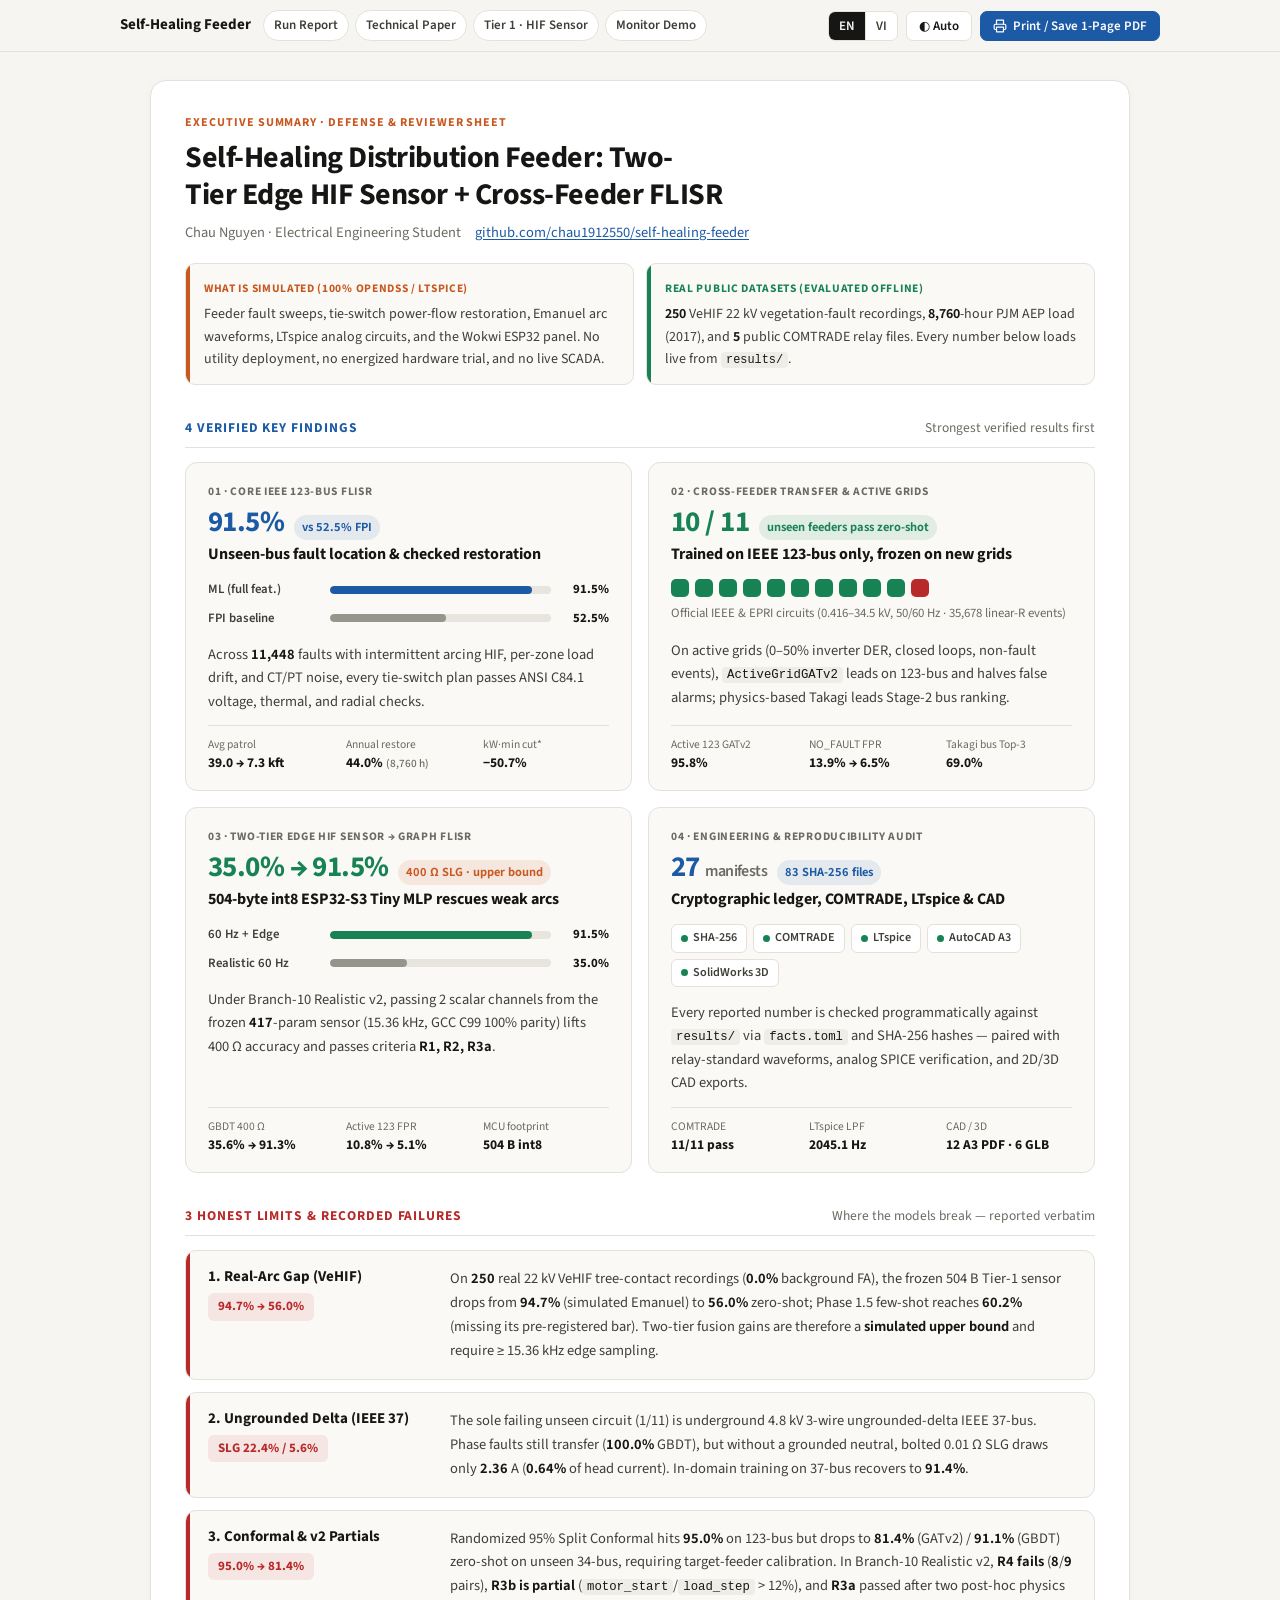
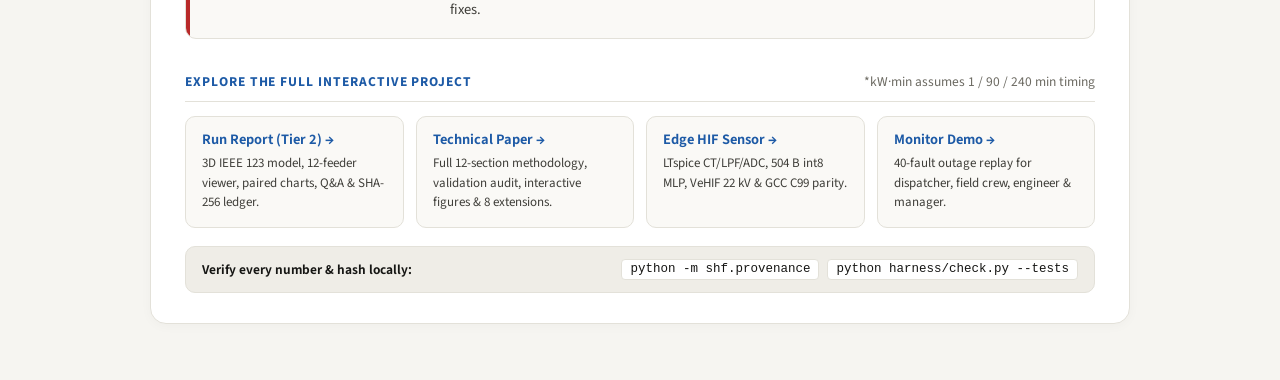
<file: docs/summary/index.html>
<!doctype html>
<html lang="en">
<head>
<meta charset="utf-8">
<meta name="viewport" content="width=device-width, initial-scale=1">
<title>Self-Healing Feeder · 1-Page Executive Summary</title>
<meta name="description" content="One-page summary of the Self-Healing Feeder (2-tier FLISR + Edge HIF Sensor) simulation study: 4 key findings, 3 honest limits, and direct verification links. English and Vietnamese.">
<meta name="color-scheme" content="light dark">
<link rel="icon" href="data:,">
<link rel="preconnect" href="https://fonts.googleapis.com">
<link rel="preconnect" href="https://fonts.gstatic.com" crossorigin>
<link rel="stylesheet" href="https://fonts.googleapis.com/css2?family=Source+Sans+3:wght@400;500;600;700&display=swap">
<style>
:root {
  color-scheme: light;
  --page: #f6f5f1;
  --surface: #ffffff;
  --elev: #faf9f6;
  --ink: #161614;
  --ink2: #3f3e39;
  --muted: #6c6a62;
  --border: #e3e1d9;
  --border2: #d2cfc4;
  --soft: #efede7;
  --s1: #1d5aa6;
  --s1-soft: rgba(29, 90, 166, 0.10);
  --s2: #c95820;
  --s2-soft: rgba(201, 88, 32, 0.11);
  --s3: #178254;
  --s3-soft: rgba(23, 130, 84, 0.11);
  --bad: #b82929;
  --bad-soft: rgba(184, 41, 41, 0.09);
  --bar-bg: #e7e5dd;
  --sans: "Source Sans 3", system-ui, -apple-system, "Segoe UI", Roboto, sans-serif;
  --mono: ui-monospace, "Cascadia Mono", Consolas, Menlo, monospace;
}
@media (prefers-color-scheme: dark) {
  :root:where(:not([data-theme="light"])) {
    color-scheme: dark;
    --page: #111110;
    --surface: #191917;
    --elev: #20201d;
    --ink: #f3f2ed;
    --ink2: #cccac2;
    --muted: #96948a;
    --border: #2c2c28;
    --border2: #3d3d37;
    --soft: #252521;
    --s1: #6ca8f0;
    --s1-soft: rgba(108, 168, 240, 0.14);
    --s2: #ed8b56;
    --s2-soft: rgba(237, 139, 86, 0.15);
    --s3: #4dc58f;
    --s3-soft: rgba(77, 197, 143, 0.14);
    --bad: #f27474;
    --bad-soft: rgba(242, 116, 116, 0.13);
    --bar-bg: #2c2c27;
  }
}
:root[data-theme="dark"] {
  color-scheme: dark;
  --page: #111110;
  --surface: #191917;
  --elev: #20201d;
  --ink: #f3f2ed;
  --ink2: #cccac2;
  --muted: #96948a;
  --border: #2c2c28;
  --border2: #3d3d37;
  --soft: #252521;
  --s1: #6ca8f0;
  --s1-soft: rgba(108, 168, 240, 0.14);
  --s2: #ed8b56;
  --s2-soft: rgba(237, 139, 86, 0.15);
  --s3: #4dc58f;
  --s3-soft: rgba(77, 197, 143, 0.14);
  --bad: #f27474;
  --bad-soft: rgba(242, 116, 116, 0.13);
  --bar-bg: #2c2c27;
}

html[lang="vi"] [data-l="en"],
html:not([lang="vi"]) [data-l="vi"] { display: none !important; }

* { box-sizing: border-box; }
body {
  margin: 0;
  background: var(--page);
  color: var(--ink);
  font: 15.5px/1.65 var(--sans);
  -webkit-font-smoothing: antialiased;
  text-rendering: optimizeLegibility;
}
a { color: var(--s1); text-decoration-thickness: 1px; text-underline-offset: 2px; overflow-wrap: anywhere; }
b, strong { font-weight: 650; color: var(--ink); }
code {
  font: 0.85em/1 var(--mono);
  background: var(--soft);
  color: var(--ink);
  padding: 1px 5px;
  border-radius: 4px;
  word-break: break-word;
}

/* Sticky top navigation */
.topbar {
  position: sticky;
  top: 0;
  z-index: 20;
  background: color-mix(in srgb, var(--page) 92%, transparent);
  backdrop-filter: saturate(1.2) blur(8px);
  border-bottom: 1px solid var(--border);
}
.topbar-in {
  max-width: 1080px;
  margin: 0 auto;
  padding: 10px 20px;
  display: flex;
  flex-wrap: wrap;
  gap: 8px 12px;
  align-items: center;
}
.brand { font-weight: 700; font-size: 15px; color: var(--ink); text-decoration: none; white-space: nowrap; }
.nav { display: flex; flex-wrap: wrap; gap: 6px; font-size: 13px; }
.nav a {
  padding: 4px 10px;
  border: 1px solid var(--border);
  border-radius: 999px;
  background: var(--surface);
  color: var(--ink2);
  text-decoration: none;
  font-weight: 600;
  white-space: nowrap;
  transition: border-color .15s, color .15s;
}
.nav a:hover { border-color: var(--s1); color: var(--ink); }
.ctrls { margin-left: auto; display: flex; flex-wrap: wrap; gap: 8px; align-items: center; }
.seg { display: inline-flex; border: 1px solid var(--border); border-radius: 7px; overflow: hidden; background: var(--surface); }
.seg button {
  font: 600 13px var(--sans);
  border: 0;
  background: transparent;
  color: var(--ink2);
  padding: 5px 10px;
  cursor: pointer;
}
.seg button + button { border-left: 1px solid var(--border); }
.seg button[aria-pressed="true"] { background: var(--ink); color: var(--page); }
.btn {
  display: inline-flex;
  align-items: center;
  gap: 6px;
  font: 600 13px var(--sans);
  border: 1px solid var(--border);
  background: var(--surface);
  color: var(--ink);
  border-radius: 7px;
  padding: 5px 12px;
  cursor: pointer;
  transition: transform .12s, border-color .15s, filter .15s;
}
.btn svg { width: 14px; height: 14px; flex-shrink: 0; }
.btn:hover { border-color: var(--border2); }
.btn:active { transform: translateY(1px); }
.btn.primary { background: var(--s1); border-color: var(--s1); color: #fff; }
.btn.primary:hover { filter: brightness(1.07); }

/* Main container */
main { max-width: 1020px; margin: 0 auto; padding: 28px 20px 56px; }
.sheet {
  background: var(--surface);
  border: 1px solid var(--border);
  border-radius: 16px;
  padding: 32px 34px 30px;
  box-shadow: 0 2px 12px rgba(0, 0, 0, 0.03);
}

/* Header */
.eyebrow {
  margin: 0 0 6px;
  font-size: 12px;
  font-weight: 700;
  letter-spacing: .08em;
  text-transform: uppercase;
  color: var(--s2);
}
h1 {
  margin: 0 0 8px;
  font-size: clamp(23px, 2.75vw, 30px);
  font-weight: 700;
  line-height: 1.24;
  letter-spacing: -0.015em;
  text-wrap: balance;
  color: var(--ink);
}
.byline {
  margin: 0 0 20px;
  font-size: 14.5px;
  line-height: 1.5;
  color: var(--muted);
  display: flex;
  flex-wrap: wrap;
  gap: 6px 14px;
  align-items: center;
}

/* Transparent simulation vs real-data split */
.scope {
  display: grid;
  grid-template-columns: repeat(2, minmax(0, 1fr));
  gap: 12px;
  margin-bottom: 30px;
}
.scope-box {
  position: relative;
  overflow: hidden;
  padding: 13px 16px 13px 18px;
  border-radius: 10px;
  border: 1px solid var(--border);
  background: var(--elev);
  font-size: 14px;
  line-height: 1.62;
  color: var(--ink2);
}
.scope-box::before {
  content: "";
  position: absolute;
  left: 0;
  top: 0;
  bottom: 0;
  width: 3.5px;
}
.scope-box.sim::before { background: var(--s2); }
.scope-box.real::before { background: var(--s3); }
.scope-lbl {
  display: inline-block;
  margin-bottom: 4px;
  font-size: 11.5px;
  font-weight: 700;
  letter-spacing: .06em;
  text-transform: uppercase;
}
.scope-box.sim .scope-lbl { color: var(--s2); }
.scope-box.real .scope-lbl { color: var(--s3); }
.scope-box p { margin: 0; }

/* Section headers */
.sec-head {
  display: flex;
  flex-wrap: wrap;
  align-items: baseline;
  justify-content: space-between;
  gap: 6px 16px;
  margin: 32px 0 14px;
  padding-bottom: 8px;
  border-bottom: 1px solid var(--border);
}
.sec-head h2 {
  margin: 0;
  font-size: 13.5px;
  font-weight: 700;
  letter-spacing: .07em;
  text-transform: uppercase;
  color: var(--s1);
}
.sec-head.lim h2 { color: var(--bad); }
.sec-sub { margin: 0; font-size: 13.5px; color: var(--muted); }

/* 4 Key Finding cards */
.grid4 {
  display: grid;
  grid-template-columns: repeat(2, minmax(0, 1fr));
  gap: 16px;
}
.card {
  padding: 20px 22px 18px;
  border: 1px solid var(--border);
  border-radius: 12px;
  background: var(--elev);
  display: flex;
  flex-direction: column;
  gap: 12px;
}
.card-top { display: flex; flex-direction: column; gap: 4px; }
.card-tag {
  font-size: 11.5px;
  font-weight: 700;
  letter-spacing: .06em;
  text-transform: uppercase;
  color: var(--muted);
}
.card-stat {
  display: flex;
  flex-wrap: wrap;
  align-items: baseline;
  gap: 6px 10px;
}
.big {
  font-size: 29px;
  font-weight: 700;
  line-height: 1.15;
  letter-spacing: -0.02em;
  font-variant-numeric: tabular-nums;
  color: var(--s1);
}
.big.green { color: var(--s3); }
.chip-delta {
  display: inline-flex;
  align-items: center;
  padding: 2px 8px;
  border-radius: 999px;
  font-size: 12.5px;
  font-weight: 650;
  font-variant-numeric: tabular-nums;
  background: var(--s1-soft);
  color: var(--s1);
}
.chip-delta.green { background: var(--s3-soft); color: var(--s3); }
.chip-delta.amber { background: var(--s2-soft); color: var(--s2); }
.card-title { margin: 0; font-size: 16px; font-weight: 700; line-height: 1.35; color: var(--ink); }
.card-lead { margin: 0; font-size: 14.5px; line-height: 1.62; color: var(--ink2); }

/* Compact visual meters inside cards */
.meter-group { display: flex; flex-direction: column; gap: 7px; padding: 2px 0; }
.meter-row { display: grid; grid-template-columns: 112px minmax(0, 1fr) 48px; gap: 10px; align-items: center; font-size: 12.8px; }
.meter-lbl { color: var(--ink2); font-weight: 600; white-space: nowrap; overflow: hidden; text-overflow: ellipsis; }
.meter-track { height: 8px; border-radius: 999px; background: var(--bar-bg); overflow: hidden; }
.meter-fill { height: 100%; border-radius: 999px; background: var(--s1); width: 0; transition: width .35s ease; }
.meter-fill.muted { background: var(--muted); opacity: 0.65; }
.meter-fill.green { background: var(--s3); }
.meter-fill.bad { background: var(--bad); }
.meter-val { text-align: right; font-weight: 700; font-variant-numeric: tabular-nums; color: var(--ink); }

/* 11-feeder pass/fail dot strip */
.dots-wrap { display: flex; flex-direction: column; gap: 6px; padding: 2px 0; }
.dots { display: flex; flex-wrap: wrap; gap: 6px; align-items: center; }
.dot-pill {
  width: 18px;
  height: 18px;
  border-radius: 5px;
  background: var(--s3);
  display: inline-block;
}
.dot-pill.fail { background: var(--bad); }
.dots-cap { font-size: 12.8px; color: var(--muted); }

/* Engineering verification chips inside Finding 04 */
.audit-pills { display: flex; flex-wrap: wrap; gap: 6px; padding: 2px 0; }
.audit-pill {
  display: inline-flex;
  align-items: center;
  gap: 5px;
  padding: 3px 9px;
  border-radius: 6px;
  background: var(--surface);
  border: 1px solid var(--border);
  font-size: 12.2px;
  font-weight: 600;
  color: var(--ink2);
}
.audit-pill::before {
  content: "";
  width: 7px;
  height: 7px;
  border-radius: 50%;
  background: var(--s3);
}

/* Bottom 3-metric strip inside each finding card */
.kv-strip {
  margin-top: auto;
  padding-top: 12px;
  border-top: 1px solid var(--border);
  display: grid;
  grid-template-columns: repeat(3, minmax(0, 1fr));
  gap: 8px 12px;
}
.kv-item { display: flex; flex-direction: column; gap: 1px; }
.kv-k { font-size: 11.5px; color: var(--muted); line-height: 1.3; }
.kv-v { font-size: 13.5px; font-weight: 700; font-variant-numeric: tabular-nums; color: var(--ink); line-height: 1.35; }

/* 3 Honest Limits — full-width horizontal strips (effortless reading) */
.limits { display: flex; flex-direction: column; gap: 12px; }
.lim-row {
  position: relative;
  overflow: hidden;
  display: grid;
  grid-template-columns: 220px minmax(0, 1fr);
  gap: 12px 22px;
  align-items: start;
  padding: 16px 20px 16px 22px;
  border: 1px solid var(--border);
  border-radius: 11px;
  background: var(--elev);
}
.lim-row::before {
  content: "";
  position: absolute;
  left: 0;
  top: 0;
  bottom: 0;
  width: 4px;
  background: var(--bad);
}
.lim-left { display: flex; flex-direction: column; gap: 6px; }
.lim-title { margin: 0; font-size: 15px; font-weight: 700; line-height: 1.35; color: var(--ink); }
.lim-badge {
  display: inline-block;
  align-self: flex-start;
  padding: 3px 10px;
  border-radius: 6px;
  background: var(--bad-soft);
  color: var(--bad);
  font-size: 13px;
  font-weight: 700;
  font-variant-numeric: tabular-nums;
  white-space: nowrap;
}
.lim-body { margin: 0; font-size: 14.5px; line-height: 1.65; color: var(--ink2); }

/* Portals & Verification */
.portals {
  display: grid;
  grid-template-columns: repeat(4, minmax(0, 1fr));
  gap: 12px;
}
.portal {
  display: flex;
  flex-direction: column;
  gap: 4px;
  padding: 14px 16px;
  border: 1px solid var(--border);
  border-radius: 10px;
  background: var(--elev);
  text-decoration: none;
  color: var(--ink);
  transition: transform .15s ease, border-color .15s ease;
}
.portal:hover { transform: translateY(-2px); border-color: var(--s1); }
.portal b { font-size: 14.5px; color: var(--s1); line-height: 1.3; }
.portal small { font-size: 13px; color: var(--ink2); line-height: 1.5; }

.verify {
  margin-top: 18px;
  padding: 12px 16px;
  border: 1px solid var(--border);
  border-radius: 10px;
  background: var(--soft);
  font-size: 13.5px;
  line-height: 1.6;
  color: var(--ink2);
  display: flex;
  flex-wrap: wrap;
  gap: 8px 16px;
  align-items: center;
  justify-content: space-between;
}
.verify-cmds { display: flex; flex-wrap: wrap; gap: 8px; }
.verify code { background: var(--surface); border: 1px solid var(--border); padding: 3px 8px; font-size: 12.5px; }

/* Responsive breakpoints */
@media (max-width: 820px) {
  .scope, .grid4 { grid-template-columns: 1fr; }
  .lim-row { grid-template-columns: 1fr; gap: 8px; }
  .portals { grid-template-columns: repeat(2, minmax(0, 1fr)); }
}
@media (max-width: 720px) {
  .topbar { position: static; }
}
@media (max-width: 520px) {
  main { padding: 14px 12px 36px; }
  .sheet { padding: 18px 16px; border-radius: 12px; }
  .topbar-in { padding: 8px 12px; }
  .ctrls { margin-left: 0; }
  .card { padding: 16px; }
  .big { font-size: 25px; }
  .meter-row { grid-template-columns: 92px minmax(0, 1fr) 44px; gap: 8px; font-size: 12px; }
  .kv-strip { grid-template-columns: 1fr; gap: 6px; }
  .portals { grid-template-columns: 1fr; }
}

/* Print: cleanly compresses to 1 single crisp A4 / US Letter page */
@media print {
  @page { size: auto; margin: 9mm; }
  .topbar { display: none !important; }
  body { background: #fff; color: #111; font-size: 10px; line-height: 1.38; -webkit-print-color-adjust: exact; print-color-adjust: exact; }
  main { max-width: none; padding: 0; }
  .sheet { border: 0; padding: 0; box-shadow: none; background: #fff; }
  h1 { font-size: 16.5px; margin-bottom: 3px; }
  .byline { font-size: 10px; margin-bottom: 8px; }
  .scope { gap: 8px; margin-bottom: 10px; }
  .scope-box { padding: 6px 9px 6px 11px; font-size: 9.5px; line-height: 1.38; }
  .sec-head { margin: 10px 0 6px; padding-bottom: 3px; }
  .sec-head h2 { font-size: 10px; }
  .sec-sub { font-size: 9.5px; }
  .grid4 { grid-template-columns: repeat(2, minmax(0, 1fr)); gap: 8px; }
  .card { padding: 8px 10px; gap: 5px; break-inside: avoid; }
  .big { font-size: 15.5px; }
  .card-title { font-size: 10.5px; }
  .card-lead { font-size: 9.5px; line-height: 1.36; }
  .meter-row { grid-template-columns: 88px minmax(0, 1fr) 38px; font-size: 9px; }
  .meter-track { height: 5px; }
  .dot-pill { width: 11px; height: 11px; border-radius: 3px; }
  .audit-pills { gap: 4px; }
  .audit-pill { font-size: 8.5px; padding: 1px 6px; }
  .audit-pill::before { width: 5px; height: 5px; }
  .kv-strip { padding-top: 5px; gap: 4px 8px; }
  .kv-k { font-size: 8.5px; }
  .kv-v { font-size: 9.5px; }
  .limits { gap: 5px; }
  .lim-row { grid-template-columns: 155px minmax(0, 1fr); gap: 8px; padding: 6px 9px 6px 12px; break-inside: avoid; }
  .lim-title { font-size: 10px; }
  .lim-badge { font-size: 9px; padding: 1px 6px; }
  .lim-body { font-size: 9.4px; line-height: 1.36; }
  .portals { grid-template-columns: repeat(4, minmax(0, 1fr)); gap: 6px; }
  .portal { padding: 6px 8px; break-inside: avoid; }
  .portal b { font-size: 9.8px; }
  .portal small { font-size: 8.8px; line-height: 1.3; }
  .verify { margin-top: 8px; padding: 5px 8px; font-size: 9px; }
  .verify code { font-size: 8.8px; }
}
</style>
<script>
  (function () {
    var r = document.documentElement, q = new URLSearchParams(location.search);
    var g = function (k) { try { return localStorage.getItem(k); } catch (e) { return null; } };
    var t = q.get("theme") || g("shf-theme");
    if (t === "light" || t === "dark") r.dataset.theme = t;
    var l = q.get("lang") || g("shf-lang") || ((navigator.language || "").toLowerCase().indexOf("vi") === 0 ? "vi" : "en");
    r.lang = l === "vi" ? "vi" : "en";
  })();
</script>
<script src="../study/data.js" defer></script>
</head>
<body>
<header class="topbar">
  <div class="topbar-in">
    <a class="brand" href="../index.html">Self-Healing Feeder</a>
    <nav class="nav" aria-label="Project pages">
      <a href="../index.html"><span data-l="en">Run Report</span><span data-l="vi">Báo cáo kết quả</span></a>
      <a href="../study/"><span data-l="en">Technical Paper</span><span data-l="vi">Bài nghiên cứu</span></a>
      <a href="../hif-sensor/"><span data-l="en">Tier 1 · HIF Sensor</span><span data-l="vi">Tầng 1 · Cảm biến HIF</span></a>
      <a href="../monitor/"><span data-l="en">Monitor Demo</span><span data-l="vi">Giám sát demo</span></a>
    </nav>
    <div class="ctrls">
      <div class="seg" role="group" aria-label="Language">
        <button type="button" data-set-lang="en">EN</button>
        <button type="button" data-set-lang="vi">VI</button>
      </div>
      <button type="button" class="btn" id="theme-btn" title="Theme">◐</button>
      <button type="button" class="btn primary" id="print-btn"><svg viewBox="0 0 24 24" fill="none" stroke="currentColor" stroke-width="2" stroke-linecap="round" stroke-linejoin="round" aria-hidden="true"><path d="M6 9V2h12v7"/><path d="M6 18H4a2 2 0 0 1-2-2v-5a2 2 0 0 1 2-2h16a2 2 0 0 1 2 2v5a2 2 0 0 1-2 2h-2"/><rect x="6" y="14" width="12" height="8"/></svg><span data-l="en">Print / Save 1-Page PDF</span><span data-l="vi">In / Lưu PDF 1 trang</span></button>
    </div>
  </div>
</header>

<main>
<article class="sheet">
  <p class="eyebrow"><span data-l="en">Executive Summary · Defense &amp; Reviewer Sheet</span><span data-l="vi">Bản tóm tắt 1 trang · Hồ sơ phản biện &amp; tuyển dụng</span></p>
  <h1><span data-l="en">Self-Healing Distribution Feeder: Two-Tier Edge HIF Sensor + Cross-Feeder FLISR</span><span data-l="vi">Lưới phân phối tự phục hồi: Cảm biến biên HIF 2 tầng + FLISR liên lưới</span></h1>
  <div class="byline">
    <span>Chau Nguyen · <span data-l="en">Electrical Engineering Student</span><span data-l="vi">Sinh viên Kỹ thuật Điện</span></span>
    <span><a href="https://github.com/chau1912550/self-healing-feeder">github.com/chau1912550/self-healing-feeder</a></span>
  </div>

  <!-- Transparent Scope Split -->
  <div class="scope" role="note">
    <div class="scope-box sim">
      <span class="scope-lbl"><span data-l="en">What is simulated (100% OpenDSS / LTspice)</span><span data-l="vi">Phần mô phỏng (100% OpenDSS / LTspice)</span></span>
      <p data-l="en">Feeder fault sweeps, tie-switch power-flow restoration, Emanuel arc waveforms, LTspice analog circuits, and the Wokwi ESP32 panel. No utility deployment, no energized hardware trial, and no live SCADA.</p>
      <p data-l="vi">Bộ quét sự cố lưới, trào lưu khôi phục qua dao liên lạc, hồ quang Emanuel, mạch LTspice và bảng ESP32 Wokwi. Chưa triển khai ngoài điện lực, chưa thử phần cứng mang điện, không nối SCADA trực tiếp.</p>
    </div>
    <div class="scope-box real">
      <span class="scope-lbl"><span data-l="en">Real public datasets (evaluated offline)</span><span data-l="vi">Dữ liệu công khai thật (đánh giá ngoại tuyến)</span></span>
      <p data-l="en"><b data-v="tier1/vehif_n|n"></b> VeHIF 22 kV vegetation-fault recordings, <b data-v="extensions/hourly/hours|n"></b>-hour PJM AEP load (<span data-v="extensions/hourly/year|s"></span>), and <b data-v="extensions/comtrade_spice/comtrade/counts/public_samples|n"></b> public COMTRADE relay files. Every number below loads live from <code>results/</code>.</p>
      <p data-l="vi"><b data-v="tier1/vehif_n|n"></b> bản ghi chạm cây 22 kV VeHIF, <b data-v="extensions/hourly/hours|n"></b> giờ phụ tải PJM AEP (<span data-v="extensions/hourly/year|s"></span>), và <b data-v="extensions/comtrade_spice/comtrade/counts/public_samples|n"></b> file rơ-le COMTRADE công khai. Mọi số liệu bên dưới nạp trực tiếp từ <code>results/</code>.</p>
    </div>
  </div>

  <!-- 4 Key Findings -->
  <div class="sec-head">
    <h2><span data-l="en">4 Verified Key Findings</span><span data-l="vi">4 kết quả chính đã kiểm chứng</span></h2>
    <p class="sec-sub"><span data-l="en">Strongest verified results first</span><span data-l="vi">Trình bày điểm mạnh đã kiểm chứng trước</span></p>
  </div>

  <div class="grid4">
    <!-- Finding 01 -->
    <section class="card">
      <div class="card-top">
        <span class="card-tag">01 · <span data-l="en">Core IEEE 123-Bus FLISR</span><span data-l="vi">FLISR lõi trên IEEE 123 nút</span></span>
        <div class="card-stat">
          <span class="big" data-v="metrics/fault_location/ml_full/accuracy|pct"></span>
          <span class="chip-delta"><span data-l="en">vs</span><span data-l="vi">so với</span>&nbsp;<span data-v="metrics/fault_location/fpi_baseline/accuracy|pct"></span>&nbsp;FPI</span>
        </div>
        <h3 class="card-title"><span data-l="en">Unseen-bus fault location &amp; checked restoration</span><span data-l="vi">Định vị trên bus chưa thấy &amp; khôi phục an toàn</span></h3>
      </div>

      <div class="meter-group" aria-hidden="true">
        <div class="meter-row">
          <span class="meter-lbl"><span data-l="en">ML (full feat.)</span><span data-l="vi">ML (đủ đặc trưng)</span></span>
          <div class="meter-track"><div class="meter-fill" data-bar="metrics/fault_location/ml_full/accuracy"></div></div>
          <span class="meter-val" data-v="metrics/fault_location/ml_full/accuracy|pct"></span>
        </div>
        <div class="meter-row">
          <span class="meter-lbl"><span data-l="en">FPI baseline</span><span data-l="vi">Đối chứng FPI</span></span>
          <div class="meter-track"><div class="meter-fill muted" data-bar="metrics/fault_location/fpi_baseline/accuracy"></div></div>
          <span class="meter-val" data-v="metrics/fault_location/fpi_baseline/accuracy|pct"></span>
        </div>
      </div>

      <p class="card-lead" data-l="en">Across <b data-v="metrics/dataset/rows|n"></b> faults with intermittent arcing HIF, per-zone load drift, and CT/PT noise, every tie-switch plan passes ANSI C84.1 voltage, thermal, and radial checks.</p>
      <p class="card-lead" data-l="vi">Trên <b data-v="metrics/dataset/rows|n"></b> sự cố có hồ quang chập chờn, trôi tải theo vùng và sai số CT/PT, mọi phương án đóng dao liên lạc đều đạt chuẩn điện áp ANSI C84.1, nhiệt và hình tia.</p>

      <div class="kv-strip">
        <div class="kv-item">
          <span class="kv-k"><span data-l="en">Avg patrol</span><span data-l="vi">Tuần tra TB</span></span>
          <span class="kv-v"><span data-v="metrics/patrol_kft/no_location|d1"></span> → <span data-v="metrics/patrol_kft/ml_full|d1"></span> kft</span>
        </div>
        <div class="kv-item">
          <span class="kv-k"><span data-l="en">Annual restore</span><span data-l="vi">Cấp lại TB năm</span></span>
          <span class="kv-v"><span data-v="extensions/hourly/annual/pct_restored_mean|pct"></span> <small style="font-weight:500;color:var(--muted)">(<span data-v="extensions/hourly/hours|n"></span> h)</small></span>
        </div>
        <div class="kv-item">
          <span class="kv-k"><span data-l="en">kW·min cut*</span><span data-l="vi">Giảm kW·phút*</span></span>
          <span class="kv-v">−<span data-v="metrics/restoration/kWmin_reduction_pct_weighted_by_line_length|d1"></span>%</span>
        </div>
      </div>
    </section>

    <!-- Finding 02 -->
    <section class="card">
      <div class="card-top">
        <span class="card-tag">02 · <span data-l="en">Cross-Feeder Transfer &amp; Active Grids</span><span data-l="vi">Chuyển giao liên lưới &amp; Lưới chủ động</span></span>
        <div class="card-stat">
          <span class="big green"><span data-v="c/mf_passed|n"></span> / <span data-v="extensions/multi_feeder/counts/total_unseen_evaluated|n"></span></span>
          <span class="chip-delta green"><span data-l="en">unseen feeders pass zero-shot</span><span data-l="vi">lưới chưa thấy đạt zero-shot</span></span>
        </div>
        <h3 class="card-title"><span data-l="en">Trained on IEEE 123-bus only, frozen on new grids</span><span data-l="vi">Chỉ học trên IEEE 123 nút, chạy thẳng sang lưới mới</span></h3>
      </div>

      <div class="dots-wrap">
        <div class="dots" id="feeder-dots" aria-hidden="true"></div>
        <span class="dots-cap" data-l="en">Official IEEE &amp; EPRI circuits (<span data-v="c/kv_min|kv"></span>–<span data-v="c/kv_max|kv"></span> kV, 50/60 Hz · <span data-v="extensions/multi_feeder/summary/all_events_total|n"></span> linear-R events)</span>
        <span class="dots-cap" data-l="vi">Mạch chuẩn IEEE &amp; EPRI (<span data-v="c/kv_min|kv"></span>–<span data-v="c/kv_max|kv"></span> kV, 50/60 Hz · <span data-v="extensions/multi_feeder/summary/all_events_total|n"></span> sự cố điện trở tuyến tính)</span>
      </div>

      <p class="card-lead" data-l="en">On active grids (0–50% inverter DER, closed loops, non-fault events), <code>ActiveGridGATv2</code> leads on 123-bus and halves false alarms; physics-based Takagi leads Stage-2 bus ranking.</p>
      <p class="card-lead" data-l="vi">Trên lưới chủ động (0–50% DER nghịch lưu, vòng kín, nhiễu nền), <code>ActiveGridGATv2</code> dẫn đầu trên 123 nút và giảm một nửa báo giả; điện kháng Takagi dẫn đầu xếp hạng bus Bước 2.</p>

      <div class="kv-strip">
        <div class="kv-item">
          <span class="kv-k"><span data-l="en">Active 123 GATv2</span><span data-l="vi">Chủ động 123 GATv2</span></span>
          <span class="kv-v" data-v="extensions/active_grid/ieee123/active_gatv2/overall_accuracy|pct"></span>
        </div>
        <div class="kv-item">
          <span class="kv-k"><span data-l="en">NO_FAULT FPR</span><span data-l="vi">FPR báo giả</span></span>
          <span class="kv-v"><span data-v="extensions/active_grid/ieee123/per_node_gbdt/nofault_fpr|pct"></span> → <span data-v="extensions/active_grid/ieee123/active_gatv2/nofault_fpr|pct"></span></span>
        </div>
        <div class="kv-item">
          <span class="kv-k"><span data-l="en">Takagi bus Top-3</span><span data-l="vi">Takagi bus Top-3</span></span>
          <span class="kv-v" data-v="extensions/transfer/stage2_bus/ieee123/takagi/top3|pct"></span>
        </div>
      </div>
    </section>

    <!-- Finding 03 -->
    <section class="card">
      <div class="card-top">
        <span class="card-tag">03 · <span data-l="en">Two-Tier Edge HIF Sensor → Graph FLISR</span><span data-l="vi">Ghép 2 tầng Cảm biến biên HIF → Graph FLISR</span></span>
        <div class="card-stat">
          <span class="big green"><span data-v="extensions/hif_fusion_realistic/passive_123/ml_full/base/slg_400|pct"></span> → <span data-v="extensions/hif_fusion_realistic/passive_123/ml_full/edge/slg_400|pct"></span></span>
          <span class="chip-delta amber"><span data-l="en">400 Ω SLG · upper bound</span><span data-l="vi">SLG 400 Ω · mức trần</span></span>
        </div>
        <h3 class="card-title"><span data-l="en"><span data-v="tier1/bytes|n"></span>-byte int8 ESP32-S3 Tiny MLP rescues weak arcs</span><span data-l="vi">Tiny MLP int8 <span data-v="tier1/bytes|n"></span> byte cứu sự cố hồ quang yếu</span></h3>
      </div>

      <div class="meter-group" aria-hidden="true">
        <div class="meter-row">
          <span class="meter-lbl"><span data-l="en">60 Hz + Edge</span><span data-l="vi">60 Hz + Edge</span></span>
          <div class="meter-track"><div class="meter-fill green" data-bar="extensions/hif_fusion_realistic/passive_123/ml_full/edge/slg_400"></div></div>
          <span class="meter-val" data-v="extensions/hif_fusion_realistic/passive_123/ml_full/edge/slg_400|pct"></span>
        </div>
        <div class="meter-row">
          <span class="meter-lbl"><span data-l="en">Realistic 60 Hz</span><span data-l="vi">60 Hz thực tế</span></span>
          <div class="meter-track"><div class="meter-fill muted" data-bar="extensions/hif_fusion_realistic/passive_123/ml_full/base/slg_400"></div></div>
          <span class="meter-val" data-v="extensions/hif_fusion_realistic/passive_123/ml_full/base/slg_400|pct"></span>
        </div>
      </div>

      <p class="card-lead" data-l="en">Under Branch-10 Realistic v2, passing 2 scalar channels from the frozen <b data-v="tier1/params|n"></b>-param sensor (15.36 kHz, GCC C99 100% parity) lifts 400 Ω accuracy and passes criteria <b>R1, R2, R3a</b>.</p>
      <p class="card-lead" data-l="vi">Trong Nhánh 10 Thực tế v2, truyền 2 kênh từ cảm biến đóng băng <b data-v="tier1/params|n"></b> tham số (15,36 kHz, khớp C99 GCC 100%) phục hồi mạnh SLG 400 Ω và đạt các tiêu chí <b>R1, R2, R3a</b>.</p>

      <div class="kv-strip">
        <div class="kv-item">
          <span class="kv-k"><span data-l="en">GBDT 400 Ω</span><span data-l="vi">GBDT 400 Ω</span></span>
          <span class="kv-v"><span data-v="extensions/hif_fusion_realistic/passive_123/per_node_gbdt/base/slg_400|pct"></span> → <span data-v="extensions/hif_fusion_realistic/passive_123/per_node_gbdt/edge/slg_400|pct"></span></span>
        </div>
        <div class="kv-item">
          <span class="kv-k"><span data-l="en">Active 123 FPR</span><span data-l="vi">FPR chủ động 123</span></span>
          <span class="kv-v"><span data-v="extensions/hif_fusion_realistic/active_123/active_grid_gatv2/base/nofault_fpr|pct"></span> → <span data-v="extensions/hif_fusion_realistic/active_123/active_grid_gatv2/edge/nofault_fpr|pct"></span></span>
        </div>
        <div class="kv-item">
          <span class="kv-k"><span data-l="en">MCU footprint</span><span data-l="vi">Bộ nhớ chip</span></span>
          <span class="kv-v"><span data-v="tier1/bytes|n"></span> B int8</span>
        </div>
      </div>
    </section>

    <!-- Finding 04 -->
    <section class="card">
      <div class="card-top">
        <span class="card-tag">04 · <span data-l="en">Engineering &amp; Reproducibility Audit</span><span data-l="vi">Kiểm chứng kỹ thuật &amp; Tái lập minh bạch</span></span>
        <div class="card-stat">
          <span class="big"><span data-v="extensions/comtrade_spice/provenance/total_manifests|n"></span> <small style="font-size:16px;font-weight:600;color:var(--muted)"><span data-l="en">manifests</span><span data-l="vi">manifest</span></small></span>
          <span class="chip-delta"><span data-v="extensions/comtrade_spice/provenance/total_recorded_files|n"></span>&nbsp;<span data-l="en">SHA-256 files</span><span data-l="vi">file SHA-256</span></span>
        </div>
        <h3 class="card-title"><span data-l="en">Cryptographic ledger, COMTRADE, LTspice &amp; CAD</span><span data-l="vi">Sổ cái SHA-256, COMTRADE, LTspice &amp; AutoCAD</span></h3>
      </div>

      <div class="audit-pills" aria-hidden="true">
        <span class="audit-pill">SHA-256</span>
        <span class="audit-pill">COMTRADE</span>
        <span class="audit-pill">LTspice</span>
        <span class="audit-pill">AutoCAD A3</span>
        <span class="audit-pill">SolidWorks 3D</span>
      </div>

      <p class="card-lead" data-l="en">Every reported number is checked programmatically against <code>results/</code> via <code>facts.toml</code> and SHA-256 hashes — paired with relay-standard waveforms, analog SPICE verification, and 2D/3D CAD exports.</p>
      <p class="card-lead" data-l="vi">Mọi con số báo cáo được đối chiếu tự động với <code>results/</code> qua <code>facts.toml</code> và mã băm SHA-256 — kèm kiểm chứng chuẩn rơ-le, mạch tương tự LTspice và bản vẽ 2D/3D.</p>

      <div class="kv-strip">
        <div class="kv-item">
          <span class="kv-k">COMTRADE</span>
          <span class="kv-v"><span data-v="extensions/comtrade_spice/comtrade/counts/total_passed|n"></span>/<span data-v="extensions/comtrade_spice/comtrade/counts/total_verified|n"></span> <span data-l="en">pass</span><span data-l="vi">đạt</span></span>
        </div>
        <div class="kv-item">
          <span class="kv-k">LTspice LPF</span>
          <span class="kv-v"><span data-v="tier1/fc_ltspice|d1"></span> Hz</span>
        </div>
        <div class="kv-item">
          <span class="kv-k">CAD / 3D</span>
          <span class="kv-v"><span data-l="en">12 A3 PDF · 6 GLB</span><span data-l="vi">12 PDF A3 · 6 3D</span></span>
        </div>
      </div>
    </section>
  </div>

  <!-- 3 Honest Limits -->
  <div class="sec-head lim">
    <h2><span data-l="en">3 Honest Limits &amp; Recorded Failures</span><span data-l="vi">3 giới hạn &amp; thất bại ghi nhận trung thực</span></h2>
    <p class="sec-sub"><span data-l="en">Where the models break — reported verbatim</span><span data-l="vi">Những chỗ mô hình thất bại — ghi nguyên vẹn</span></p>
  </div>

  <div class="limits">
    <div class="lim-row">
      <div class="lim-left">
        <h3 class="lim-title">1. <span data-l="en">Real-Arc Gap (VeHIF)</span><span data-l="vi">Khoảng cách hồ quang thật</span></h3>
        <span class="lim-badge"><span data-v="tier1/sim_det|pct"></span> → <span data-v="tier1/vehif_det|pct"></span></span>
      </div>
      <p class="lim-body" data-l="en">On <b data-v="tier1/vehif_n|n"></b> real 22 kV VeHIF tree-contact recordings (<b data-v="tier1/vehif_bg_fa|pct"></b> background FA), the frozen 504 B Tier-1 sensor drops from <b data-v="tier1/sim_det|pct"></b> (simulated Emanuel) to <b data-v="tier1/vehif_det|pct"></b> zero-shot; Phase 1.5 few-shot reaches <b data-v="tier1/p15_det|pct"></b> (missing its pre-registered bar). Two-tier fusion gains are therefore a <b>simulated upper bound</b> and require ≥ 15.36 kHz edge sampling.</p>
      <p class="lim-body" data-l="vi">Trên <b data-v="tier1/vehif_n|n"></b> bản ghi chạm cây 22 kV thật VeHIF (báo giả nền <b data-v="tier1/vehif_bg_fa|pct"></b>), cảm biến 504 B giảm từ <b data-v="tier1/sim_det|pct"></b> (Emanuel mô phỏng) xuống <b data-v="tier1/vehif_det|pct"></b> zero-shot; tinh chỉnh Phase 1.5 đạt <b data-v="tier1/p15_det|pct"></b> (chưa đạt mục tiêu tiền đăng ký). Mức tăng ghép 2 tầng vì vậy là <b>mức trần mô phỏng</b> và đòi hỏi lấy mẫu biên ≥ 15,36 kHz.</p>
    </div>

    <div class="lim-row">
      <div class="lim-left">
        <h3 class="lim-title">2. <span data-l="en">Ungrounded Delta (IEEE 37)</span><span data-l="vi">Lưới delta không nối đất</span></h3>
        <span class="lim-badge">SLG <span data-v="extensions/ieee37/passive/zero_shot/per_node_gbdt/slg|pct"></span> / <span data-v="extensions/ieee37/passive/zero_shot/zone_tree_gnn/slg|pct"></span></span>
      </div>
      <p class="lim-body" data-l="en">The sole failing unseen circuit (1/11) is underground 4.8 kV 3-wire ungrounded-delta IEEE 37-bus. Phase faults still transfer (<b data-v="extensions/ieee37/passive/zero_shot/per_node_gbdt/phase_faults_accuracy|pct"></b> GBDT), but without a grounded neutral, bolted 0.01 Ω SLG draws only <b data-v="extensions/transfer/signal_to_load/ieee37/by_r/0p01/fault_current_median_a|d2"></b> A (<b data-v="extensions/transfer/signal_to_load/ieee37/by_r/0p01/share_of_head_median|pct2"></b> of head current). In-domain training on 37-bus recovers to <b data-v="extensions/ieee37/passive/in_domain_cv/per_node_gbdt/accuracy|pct"></b>.</p>
      <p class="lim-body" data-l="vi">Mạch duy nhất trong 11 lưới chưa thấy không đạt là cáp ngầm 4,8 kV delta không nối đất IEEE 37 nút. Sự cố pha vẫn đạt <b data-v="extensions/ieee37/passive/zero_shot/per_node_gbdt/phase_faults_accuracy|pct"></b> (GBDT), nhưng vì không có trung tính nối đất, SLG 0,01 Ω chỉ kéo <b data-v="extensions/transfer/signal_to_load/ieee37/by_r/0p01/fault_current_median_a|d2"></b> A (<b data-v="extensions/transfer/signal_to_load/ieee37/by_r/0p01/share_of_head_median|pct2"></b> dòng đầu tuyến). Học tại chỗ trên 37 nút phục hồi lên <b data-v="extensions/ieee37/passive/in_domain_cv/per_node_gbdt/accuracy|pct"></b>.</p>
    </div>

    <div class="lim-row">
      <div class="lim-left">
        <h3 class="lim-title">3. <span data-l="en">Conformal &amp; v2 Partials</span><span data-l="vi">Conformal &amp; ca chưa đạt v2</span></h3>
        <span class="lim-badge"><span data-v="extensions/active_grid/conformal_aps_rand_95/active_gatv2/ieee123/coverage|pct"></span> → <span data-v="extensions/active_grid/conformal_aps_rand_95/active_gatv2/ieee34_zero_shot/coverage|pct"></span></span>
      </div>
      <p class="lim-body" data-l="en">Randomized 95% Split Conformal hits <b data-v="extensions/active_grid/conformal_aps_rand_95/active_gatv2/ieee123/coverage|pct"></b> on 123-bus but drops to <b data-v="extensions/active_grid/conformal_aps_rand_95/active_gatv2/ieee34_zero_shot/coverage|pct"></b> (GATv2) / <b data-v="extensions/active_grid/conformal_aps_rand_95/per_node_gbdt/ieee34_zero_shot/coverage|pct"></b> (GBDT) zero-shot on unseen 34-bus, requiring target-feeder calibration. In Branch-10 Realistic v2, <b>R4 fails</b> (<b data-v="extensions/hif_fusion_realistic/r4_summary/pairs_passed|n"></b>/<b data-v="extensions/hif_fusion_realistic/r4_summary/pairs_total|n"></b> pairs), <b>R3b is partial</b> (<code>motor_start</code>/<code>load_step</code> &gt; 12%), and <b>R3a</b> passed after two post-hoc physics fixes.</p>
      <p class="lim-body" data-l="vi">Split Conformal 95% ngẫu nhiên đạt <b data-v="extensions/active_grid/conformal_aps_rand_95/active_gatv2/ieee123/coverage|pct"></b> trên 123 nút nhưng tụt còn <b data-v="extensions/active_grid/conformal_aps_rand_95/active_gatv2/ieee34_zero_shot/coverage|pct"></b> (GATv2) / <b data-v="extensions/active_grid/conformal_aps_rand_95/per_node_gbdt/ieee34_zero_shot/coverage|pct"></b> (GBDT) zero-shot trên 34 nút, buộc phải hiệu chỉnh trên lưới đích. Ở Nhánh 10 Thực tế v2, <b>R4 không đạt</b> (<b data-v="extensions/hif_fusion_realistic/r4_summary/pairs_passed|n"></b>/<b data-v="extensions/hif_fusion_realistic/r4_summary/pairs_total|n"></b> cặp), <b>R3b đạt một phần</b> (<code>motor_start</code>/<code>load_step</code> &gt; 12%), và <b>R3a</b> đạt sau hai sửa lỗi vật lý hậu kiểm.</p>
    </div>
  </div>

  <!-- Portals -->
  <div class="sec-head">
    <h2><span data-l="en">Explore the Full Interactive Project</span><span data-l="vi">Khám phá toàn bộ dự án tương tác</span></h2>
    <p class="sec-sub"><span data-l="en">*kW·min assumes 1 / 90 / 240 min timing</span><span data-l="vi">*kW·phút dùng giả định thời gian 1 / 90 / 240 phút</span></p>
  </div>

  <div class="portals">
    <a class="portal" href="../index.html">
      <b><span data-l="en">Run Report (Tier 2)&nbsp;→</span><span data-l="vi">Báo cáo Tầng 2&nbsp;→</span></b>
      <small><span data-l="en">3D IEEE 123 model, 12-feeder viewer, paired charts, Q&amp;A &amp; SHA-256 ledger.</span><span data-l="vi">Mô hình 3D 123 nút, trình xem 12 lưới, biểu đồ đối chứng, hỏi đáp &amp; sổ cái SHA-256.</span></small>
    </a>
    <a class="portal" href="../study/">
      <b><span data-l="en">Technical Paper&nbsp;→</span><span data-l="vi">Bài nghiên cứu (12 mục)&nbsp;→</span></b>
      <small><span data-l="en">Full 12-section methodology, validation audit, interactive figures &amp; 8 extensions.</span><span data-l="vi">Phương pháp đầy đủ, kiểm toán đánh giá, biểu đồ tương tác &amp; 8 nhánh mở rộng.</span></small>
    </a>
    <a class="portal" href="../hif-sensor/">
      <b><span data-l="en">Edge HIF Sensor&nbsp;→</span><span data-l="vi">Cảm biến HIF Tầng 1&nbsp;→</span></b>
      <small><span data-l="en">LTspice CT/LPF/ADC, 504 B int8 MLP, VeHIF 22 kV &amp; GCC C99 parity.</span><span data-l="vi">Mạch LTspice CT/LPF/ADC, MLP int8 504 B, VeHIF 22 kV &amp; khớp GCC C99.</span></small>
    </a>
    <a class="portal" href="../monitor/">
      <b><span data-l="en">Monitor Demo&nbsp;→</span><span data-l="vi">Giám sát Demo (40 sự cố)&nbsp;→</span></b>
      <small><span data-l="en">40-fault outage replay for dispatcher, field crew, engineer &amp; manager.</span><span data-l="vi">Phát lại sự cố theo 4 vai trò: điều độ, đội tuần tra, kỹ sư &amp; quản lý.</span></small>
    </a>
  </div>

  <div class="verify">
    <span><b><span data-l="en">Verify every number &amp; hash locally:</span><span data-l="vi">Tự kiểm chứng toàn bộ số &amp; mã băm tại máy:</span></b></span>
    <div class="verify-cmds">
      <code>python -m shf.provenance</code>
      <code>python harness/check.py --tests</code>
    </div>
  </div>
</article>
</main>

<script>
(() => {
  "use strict";
  const root = document.documentElement;
  const store = {
    get(k) { try { return localStorage.getItem(k); } catch (e) { return null; } },
    set(k, v) { try { localStorage.setItem(k, v); } catch (e) {} },
  };
  const params = new URLSearchParams(location.search);

  const setLang = (l, save) => {
    root.lang = l === "vi" ? "vi" : "en";
    document.title = root.lang === "vi"
      ? "Self-Healing Feeder · Bản tóm tắt 1 trang"
      : "Self-Healing Feeder · 1-Page Executive Summary";
    document.querySelectorAll("[data-set-lang]").forEach(b =>
      b.setAttribute("aria-pressed", String(b.dataset.setLang === root.lang)));
    if (save) {
      store.set("shf-lang", root.lang);
      try { const u = new URL(location.href); u.searchParams.set("lang", root.lang); history.replaceState(null, "", u); } catch (e) {}
    }
  };
  document.querySelectorAll("[data-set-lang]").forEach(b =>
    b.addEventListener("click", () => setLang(b.dataset.setLang, true)));
  setLang(root.lang, false);

  let theme = ["auto", "light", "dark"].includes(params.get("theme"))
    ? params.get("theme") : (store.get("shf-theme") || "auto");
  const tbtn = document.getElementById("theme-btn");
  const applyTheme = () => {
    if (theme === "auto") root.removeAttribute("data-theme"); else root.dataset.theme = theme;
    const labels = root.lang === "vi"
      ? { auto: "◐ Tự động", light: "☀ Sáng", dark: "☾ Tối" }
      : { auto: "◐ Auto", light: "☀ Light", dark: "☾ Dark" };
    tbtn.textContent = labels[theme];
  };
  tbtn.addEventListener("click", () => {
    theme = { auto: "light", light: "dark", dark: "auto" }[theme];
    store.set("shf-theme", theme); applyTheme();
  });
  applyTheme();
  document.querySelectorAll("[data-set-lang]").forEach(b => b.addEventListener("click", applyTheme));
  document.getElementById("print-btn").addEventListener("click", () => window.print());

  const fillAll = () => {
    const S = window.STUDY;
    if (!S) return;
    const mf = (S.extensions && S.extensions.multi_feeder && S.extensions.multi_feeder.feeders) || [];
    const unseen = mf.filter(f => f.role !== "train_cv");
    const C = {
      mf_passed: unseen.filter(f => f.verdict === "Pass").length,
      kv_min: mf.length ? Math.min(...mf.map(f => f.head_kv_ll)) : null,
      kv_max: mf.length ? Math.max(...mf.map(f => f.head_kv_ll)) : null,
    };
    const get = path => {
      const parts = path.split("/");
      let o = parts[0] === "c" ? C : S;
      for (const p of parts[0] === "c" ? parts.slice(1) : parts) { if (o == null) return undefined; o = o[p]; }
      return o;
    };
    const F = {
      n: x => Math.round(x).toLocaleString("en-US"),
      pct: x => (100 * x).toFixed(1) + "%",
      pct2: x => (100 * x).toFixed(2) + "%",
      d1: x => Number(x).toFixed(1),
      d2: x => Number(x).toFixed(2),
      kv: x => { const v = Number(x); return v < 1 ? v.toFixed(3) : Number.isInteger(v) ? v.toFixed(0) : v.toFixed(2).replace(/0$/, ""); },
      s: x => String(x),
    };
    document.querySelectorAll("[data-v]").forEach(el => {
      const [path, fmt] = el.dataset.v.split("|");
      const v = get(path);
      if (v === undefined || v === null) { el.textContent = "?"; console.warn("missing summary value:", path); return; }
      el.textContent = (F[fmt] || F.s)(v);
    });
    document.querySelectorAll("[data-bar]").forEach(el => {
      const v = get(el.dataset.bar);
      if (typeof v === "number" && Number.isFinite(v)) {
        el.style.width = Math.max(2, Math.min(100, v * 100)).toFixed(1) + "%";
      }
    });
    const dots = document.getElementById("feeder-dots");
    if (dots && unseen.length) {
      const sorted = unseen.slice().sort((a, b) => (a.verdict === "Pass" ? 0 : 1) - (b.verdict === "Pass" ? 0 : 1));
      dots.innerHTML = sorted.map(f => {
        const ok = f.verdict === "Pass";
        const tip = `${f.label}: ${f.verdict}`;
        return `<span class="dot-pill${ok ? "" : " fail"}" title="${tip.replace(/"/g, "&quot;")}"></span>`;
      }).join("");
    }
  };
  if (document.readyState === "loading") document.addEventListener("DOMContentLoaded", fillAll);
  else fillAll();
})();
</script>
</body>
</html>
</file>
